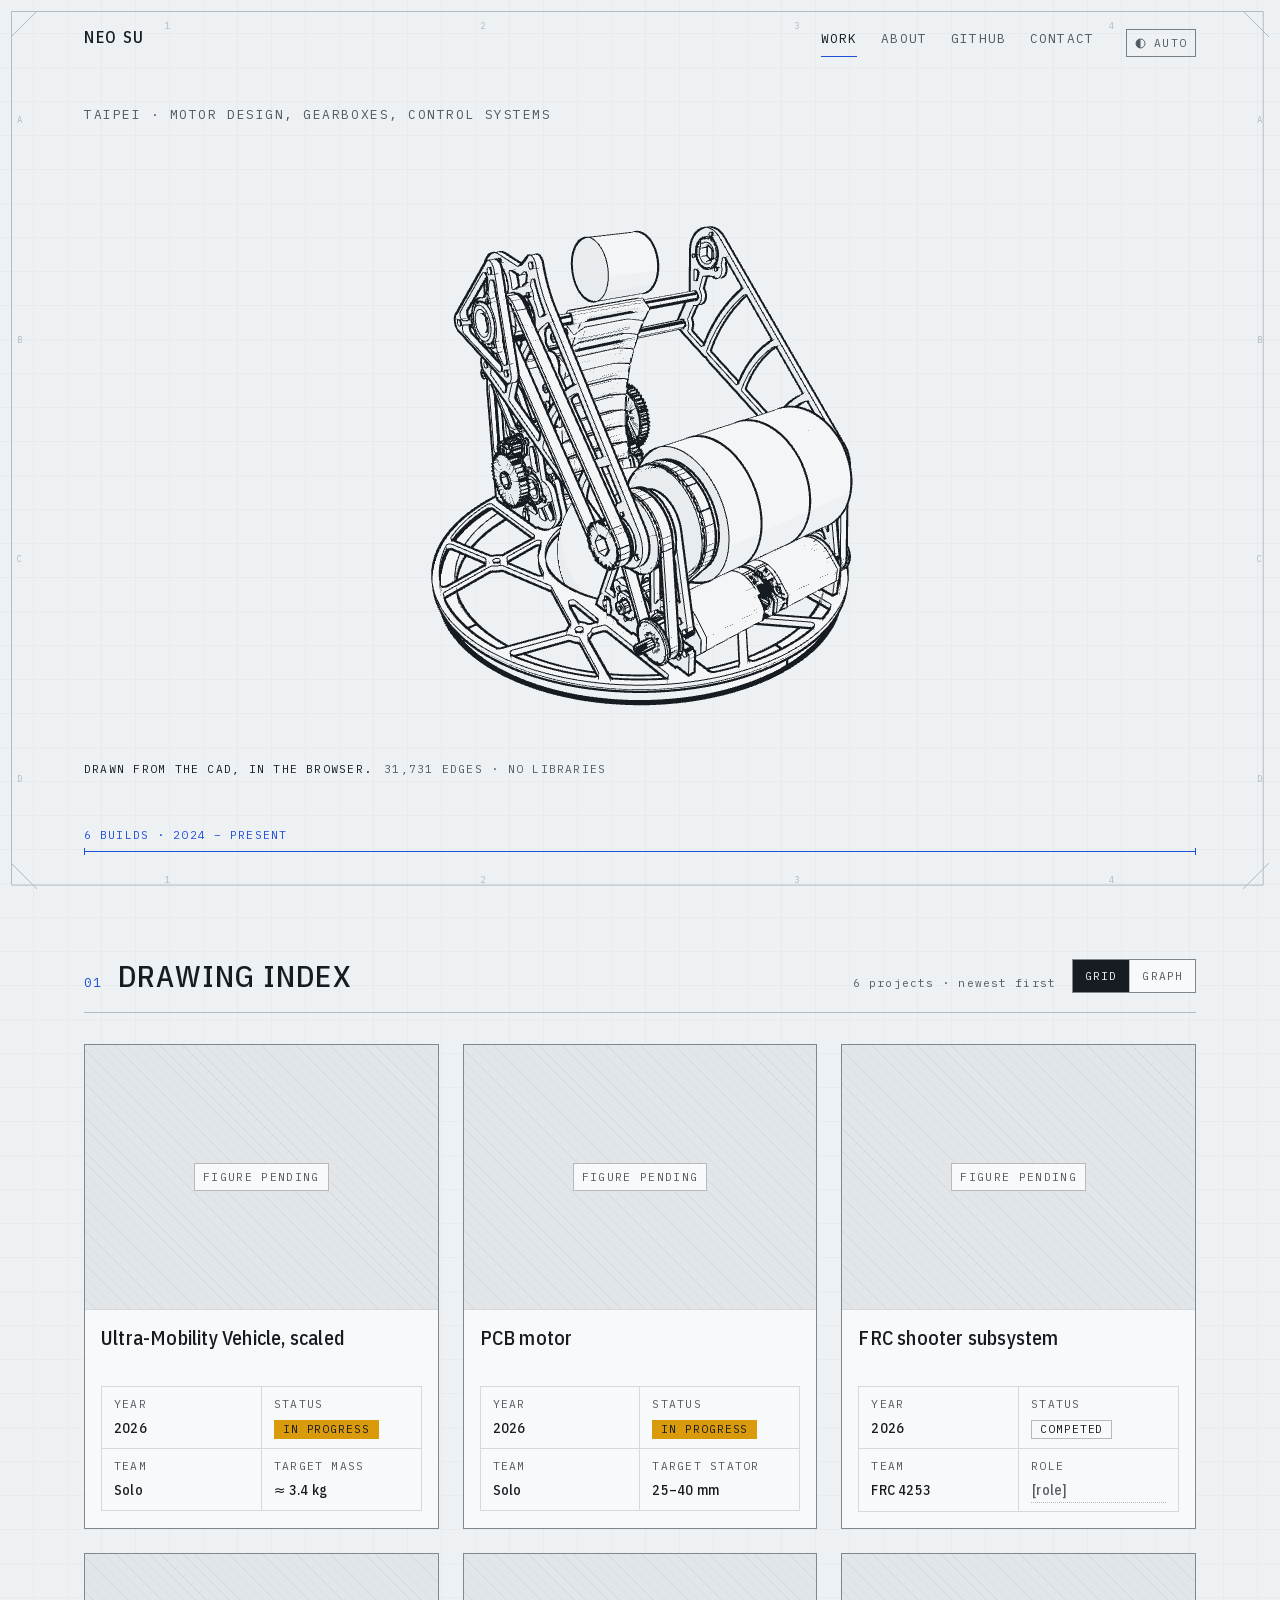
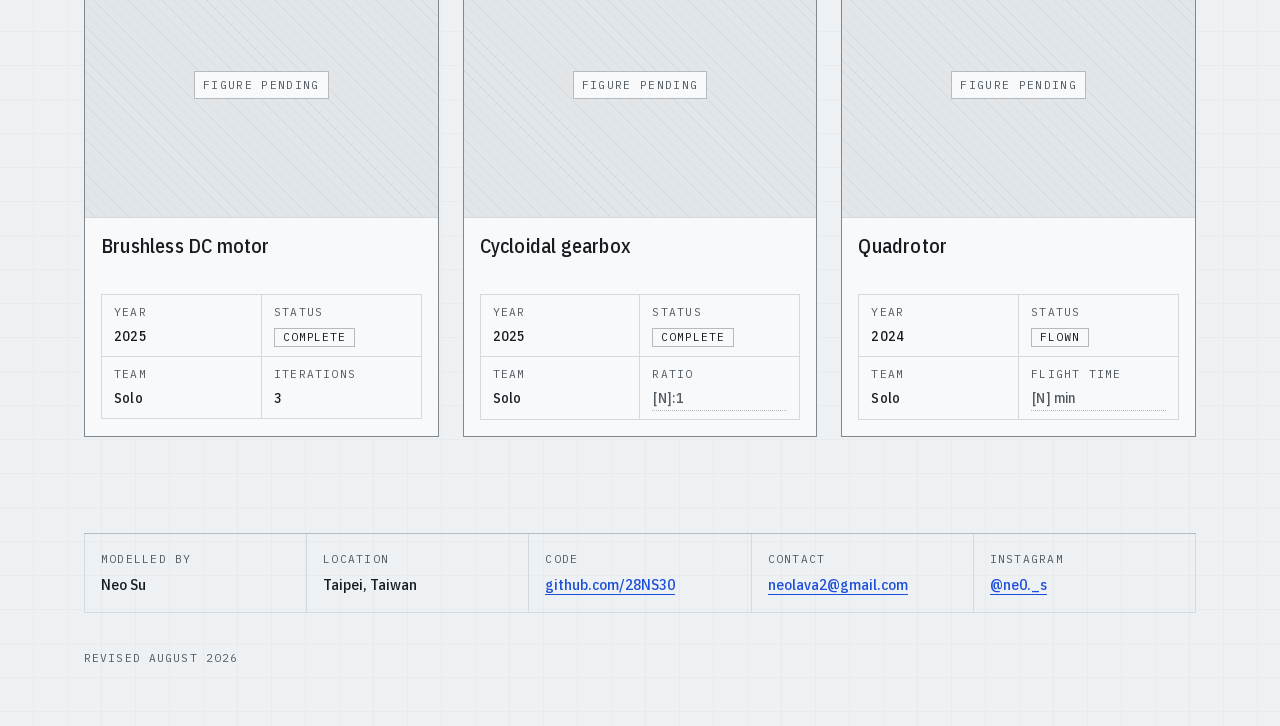
<file: index.html>
<!DOCTYPE html>
<html lang="en">
<head>
<meta charset="utf-8">
<meta name="viewport" content="width=device-width, initial-scale=1">
<title>Neo Su — Mechatronics &amp; Control</title>
<meta name="description" content="Motor design, gearboxes, and control systems. Project index and build logs.">
<!-- Update the two absolute URLs below if you move off GitHub Pages to a custom domain. -->
<link rel="canonical" href="https://28ns30.github.io/">
<meta property="og:title" content="Neo Su — Mechatronics &amp; Control">
<meta property="og:description" content="Motor design, gearboxes, and control systems.">
<meta property="og:type" content="website">
<meta property="og:url" content="https://28ns30.github.io/">
<meta property="og:image" content="https://28ns30.github.io/assets/og.png">
<meta name="twitter:card" content="summary_large_image">
<link rel="icon" href="favicon.svg" type="image/svg+xml">
<meta name="theme-color" content="#EEF1F3" media="(prefers-color-scheme: light)">
<meta name="theme-color" content="#141816" media="(prefers-color-scheme: dark)">
<link rel="stylesheet" href="style.css">
<script>/* Applied before first paint, or the wrong palette flashes. Kept tiny and
   inline for that reason; the control itself is deferred in theme.js. */
document.documentElement.classList.add('js');
try{var t=localStorage.getItem('theme');
if(t==='light'||t==='dark')document.documentElement.setAttribute('data-theme',t);}catch(e){}</script>
<script src="theme.js" defer></script>
<script src="mesh.js" defer onerror="document.dispatchEvent(new Event('mesh:failed'))"></script>
<script src="tree.js" defer></script>
<script>
/* The edge count is read off the mesh the page actually loaded. Typing it in
   the markup would make it a claim that goes stale the next time the assembly
   is re-exported. */
document.addEventListener('mesh:ready', function (e) {
  var el = document.querySelector('[data-hero-stat]');
  if (el) el.textContent = e.detail.edges.toLocaleString('en') + ' edges \u00b7 no libraries';
});
/* If the geometry never arrives -- no WebGL2, the file did not come, or
   mesh.js itself did not (its onerror sends the same event) -- the stator
   stands in (html.no-mesh; see .hero__standin), and the caption must stop
   claiming to be a CAD drawing rendered in the browser: it would be describing
   something that is not on the screen. Until then nothing stands in. */
document.addEventListener('mesh:failed', function () {
  document.documentElement.classList.add('no-mesh');
  function say() {
    var cap = document.querySelector('.hero__caption');
    if (!cap) return;
    cap.querySelector('.hero__caption-lead').textContent = 'Stator, 12N14P.';
    var sub = cap.querySelector('[data-hero-stat]');
    if (sub) sub.textContent = 'schematic';
  }
  if (document.readyState === 'loading') document.addEventListener('DOMContentLoaded', say); else say();
});
</script>
<script type="application/ld+json">
{
  "@context": "https://schema.org",
  "@type": "Person",
  "name": "Neo Su",
  "url": "https://28ns30.github.io/",
  "email": "mailto:neolava2@gmail.com",
  "description": "Motor design, gearboxes, and control systems.",
  "affiliation": {
    "@type": "EducationalOrganization",
    "name": "Taipei American School"
  },
  "address": {
    "@type": "PostalAddress",
    "addressLocality": "Taipei",
    "addressCountry": "TW"
  },
  "knowsAbout": ["Mechatronics", "Brushless motor design", "Control systems", "Robotics", "FIRST Robotics Competition"],
  "sameAs": [
    "https://github.com/28NS30",
    "https://www.instagram.com/ne0._s/"
  ]
}
</script>
</head>
<body>

<a class="skip" href="#index">Skip to the drawing index</a>

<svg class="sheet-frame" aria-hidden="true" focusable="false">
  <rect x="0.5" y="0.5" width="99.5%" height="99.5%" pathLength="400"></rect>
  <svg x="0"    y="0"   ><line x1="0"   y1="26"  x2="26" y2="0"  ></line></svg>
  <svg x="100%" y="0"   ><line x1="-26" y1="0"   x2="0"  y2="26" ></line></svg>
  <svg x="100%" y="100%"><line x1="-26" y1="0"   x2="0"  y2="-26"></line></svg>
  <svg x="0"    y="100%"><line x1="0"   y1="-26" x2="26" y2="0"  ></line></svg>

  <g class="sheet-frame__zones">
    <text x="12.5%" y="16">1</text><text x="37.5%" y="16">2</text>
    <text x="62.5%" y="16">3</text><text x="87.5%" y="16">4</text>
    <svg y="100%">
      <text x="12.5%" y="-8">1</text><text x="37.5%" y="-8">2</text>
      <text x="62.5%" y="-8">3</text><text x="87.5%" y="-8">4</text>
    </svg>
    <text x="9" y="12.5%">A</text><text x="9" y="37.5%">B</text>
    <text x="9" y="62.5%">C</text><text x="9" y="87.5%">D</text>
    <svg x="100%">
      <text x="-9" y="12.5%">A</text><text x="-9" y="37.5%">B</text>
      <text x="-9" y="62.5%">C</text><text x="-9" y="87.5%">D</text>
    </svg>
  </g>
</svg>

<div class="plot-progress" aria-hidden="true"></div>

<div class="wrap">

  <header class="masthead">
    <a class="masthead__id" href="index.html">Neo Su</a>
    <nav class="masthead__nav" aria-label="Primary">
      <a href="index.html" aria-current="page">Work</a>
      <a href="about.html">About</a>
      <a href="https://github.com/28NS30">GitHub</a>
      <a href="mailto:neolava2@gmail.com">Contact</a>
    </nav>
  </header>

  <main>

    <section class="hero hero--plot">
      <p class="eyebrow">Taipei &middot; Motor design, gearboxes, control systems</p>

      <!-- The drawing is the hero. It carries no project framing on purpose:
           the index below is where the work is listed, and singling one build
           out up here made the whole site read as being about that build. -->
      <!-- No pan on the canvas below. The camera fits the bounding SPHERE, which
           is what keeps the framing safe at every angle the cursor can turn it
           to; any offset eats that margin on one side and the drawing clips as
           it turns. The geometry settles about 3% below centre as a result,
           which is the cheaper of the two. -->
      <div class="hero__plot">
        <canvas class="plot" hidden width="1600" height="900"
                role="img"
                aria-label="An assembly Neo designed, drawn as line art. It is plotted on stroke by stroke and turns with the pointer."
                data-mesh="assets/models/shooter.mesh"
                data-mesh-style="line"
                data-mesh-motion="plot"
                data-mesh-view="0.8,1,0.55"
                data-mesh-zoom="1.0"
                data-mesh-pan-x="0" data-mesh-pan-y="0"
                data-mesh-replaces="#hero-stand-in"></canvas>

        <!-- shown only with no script, or if WebGL2 is missing or the geometry
             cannot load (html.no-mesh); never as a placeholder while it loads -->
        <div id="hero-stand-in" class="hero__standin">
          <svg class="stator" viewBox="0 0 400 400" role="img"
             aria-label="Cross-section of a twelve-slot, fourteen-pole outrunner stator and rotor">
          <g class="stator__rotor">
            <circle cx="200" cy="200" r="191.0"/>
            <circle cx="200" cy="200" r="174.0"/>
          </g>
          <g class="stator__mag">
                <path data-pole="n" d="M169.29,30.76 A172.0,172.0 0 0 1 230.71,30.76 L228.21,44.54 A158.0,158.0 0 0 0 171.79,44.54 Z"/>
            <path data-pole="s" d="M245.76,34.20 A172.0,172.0 0 0 1 301.10,60.85 L292.87,72.18 A158.0,158.0 0 0 0 242.03,47.69 Z"/>
            <path data-pole="n" d="M313.17,70.47 A172.0,172.0 0 0 1 351.46,118.49 L339.13,125.13 A158.0,158.0 0 0 0 303.95,81.01 Z"/>
            <path data-pole="s" d="M358.16,132.40 A172.0,172.0 0 0 1 371.83,192.28 L357.84,192.91 A158.0,158.0 0 0 0 345.29,137.90 Z"/>
            <path data-pole="n" d="M371.83,207.72 A172.0,172.0 0 0 1 358.16,267.60 L345.29,262.10 A158.0,158.0 0 0 0 357.84,207.09 Z"/>
            <path data-pole="s" d="M351.46,281.51 A172.0,172.0 0 0 1 313.17,329.53 L303.95,318.99 A158.0,158.0 0 0 0 339.13,274.87 Z"/>
            <path data-pole="n" d="M301.10,339.15 A172.0,172.0 0 0 1 245.76,365.80 L242.03,352.31 A158.0,158.0 0 0 0 292.87,327.82 Z"/>
            <path data-pole="s" d="M230.71,369.24 A172.0,172.0 0 0 1 169.29,369.24 L171.79,355.46 A158.0,158.0 0 0 0 228.21,355.46 Z"/>
            <path data-pole="n" d="M154.24,365.80 A172.0,172.0 0 0 1 98.90,339.15 L107.13,327.82 A158.0,158.0 0 0 0 157.97,352.31 Z"/>
            <path data-pole="s" d="M86.83,329.53 A172.0,172.0 0 0 1 48.54,281.51 L60.87,274.87 A158.0,158.0 0 0 0 96.05,318.99 Z"/>
            <path data-pole="n" d="M41.84,267.60 A172.0,172.0 0 0 1 28.17,207.72 L42.16,207.09 A158.0,158.0 0 0 0 54.71,262.10 Z"/>
            <path data-pole="s" d="M28.17,192.28 A172.0,172.0 0 0 1 41.84,132.40 L54.71,137.90 A158.0,158.0 0 0 0 42.16,192.91 Z"/>
            <path data-pole="n" d="M48.54,118.49 A172.0,172.0 0 0 1 86.83,70.47 L96.05,81.01 A158.0,158.0 0 0 0 60.87,125.13 Z"/>
            <path data-pole="s" d="M98.90,60.85 A172.0,172.0 0 0 1 154.24,34.20 L157.97,47.69 A158.0,158.0 0 0 0 107.13,72.18 Z"/>
          
            <g class="stator__poles"><text class="pole-lbl" data-pole="n" x="200.00" y="35.00">N</text><text class="pole-lbl" data-pole="s" x="271.59" y="51.34">S</text><text class="pole-lbl" data-pole="n" x="329.00" y="97.12">N</text><text class="pole-lbl" data-pole="s" x="360.86" y="163.28">S</text><text class="pole-lbl" data-pole="n" x="360.86" y="236.72">N</text><text class="pole-lbl" data-pole="s" x="329.00" y="302.88">S</text><text class="pole-lbl" data-pole="n" x="271.59" y="348.66">N</text><text class="pole-lbl" data-pole="s" x="200.00" y="365.00">S</text><text class="pole-lbl" data-pole="n" x="128.41" y="348.66">N</text><text class="pole-lbl" data-pole="s" x="71.00" y="302.88">S</text><text class="pole-lbl" data-pole="n" x="39.14" y="236.72">N</text><text class="pole-lbl" data-pole="s" x="39.14" y="163.28">S</text><text class="pole-lbl" data-pole="n" x="71.00" y="97.12">N</text><text class="pole-lbl" data-pole="s" x="128.41" y="51.34">S</text></g>
          </g>
          <g class="stator__iron">
            <circle cx="200" cy="200" r="62.0"/>
            <circle cx="200" cy="200" r="27.0"/>
                <path class="ph ph--a" data-ph="a" data-dir="1" d="M191.58,138.57 L191.52,62.26 L181.15,49.17 L218.85,49.17 L208.48,62.26 L208.42,138.57 Z"/>
            <path class="ph ph--a" data-ph="a" data-dir="-1" d="M223.42,142.59 L261.52,76.47 L259.09,59.95 L291.74,78.81 L276.22,84.96 L238.01,151.01 Z"/>
            <path class="ph ph--b" data-ph="b" data-dir="1" d="M248.99,161.99 L315.04,123.78 L321.19,108.26 L340.05,140.91 L323.53,138.48 L257.41,176.58 Z"/>
            <path class="ph ph--b" data-ph="b" data-dir="-1" d="M261.43,191.58 L337.74,191.52 L350.83,181.15 L350.83,218.85 L337.74,208.48 L261.43,208.42 Z"/>
            <path class="ph ph--c" data-ph="c" data-dir="1" d="M257.41,223.42 L323.53,261.52 L340.05,259.09 L321.19,291.74 L315.04,276.22 L248.99,238.01 Z"/>
            <path class="ph ph--c" data-ph="c" data-dir="-1" d="M238.01,248.99 L276.22,315.04 L291.74,321.19 L259.09,340.05 L261.52,323.53 L223.42,257.41 Z"/>
            <path class="ph ph--a" data-ph="a" data-dir="1" d="M208.42,261.43 L208.48,337.74 L218.85,350.83 L181.15,350.83 L191.52,337.74 L191.58,261.43 Z"/>
            <path class="ph ph--a" data-ph="a" data-dir="-1" d="M176.58,257.41 L138.48,323.53 L140.91,340.05 L108.26,321.19 L123.78,315.04 L161.99,248.99 Z"/>
            <path class="ph ph--b" data-ph="b" data-dir="1" d="M151.01,238.01 L84.96,276.22 L78.81,291.74 L59.95,259.09 L76.47,261.52 L142.59,223.42 Z"/>
            <path class="ph ph--b" data-ph="b" data-dir="-1" d="M138.57,208.42 L62.26,208.48 L49.17,218.85 L49.17,181.15 L62.26,191.52 L138.57,191.58 Z"/>
            <path class="ph ph--c" data-ph="c" data-dir="1" d="M142.59,176.58 L76.47,138.48 L59.95,140.91 L78.81,108.26 L84.96,123.78 L151.01,161.99 Z"/>
            <path class="ph ph--c" data-ph="c" data-dir="-1" d="M161.99,151.01 L123.78,84.96 L108.26,78.81 L140.91,59.95 L138.48,76.47 L176.58,142.59 Z"/>
          </g>
          <g class="stator__dim">
            <line x1="200" y1="200" x2="200" y2="9"/>
            <line x1="193" y1="16" x2="207" y2="16"/>
            <text x="212" y="20">&#8960; 12N14P</text>
          </g>
        </svg>
        </div>
      </div>

      <p class="hero__caption">
        <!-- with no script the stator is the figure, and the caption says so -->
        <span class="hero__caption-lead"><span class="cap-js">Drawn from the CAD, in the browser.</span><span class="cap-nojs">Stator, 12N14P.</span></span>
        <span class="hero__caption-sub" data-hero-stat><span class="cap-js">no libraries</span><span class="cap-nojs">schematic</span></span>
      </p>

      <div class="dim">
        <span class="dim__label">6 builds &middot; 2024 &ndash; present</span>
        <span class="dim__bar" aria-hidden="true"></span>
      </div>
    </section>

    <section class="sec work" id="index">
      <div class="sec__head">
        <span class="sec__mark">01</span>
        <h2 class="sec__title">Drawing index</h2>
        <span class="sec__count">6 projects &middot; newest first</span>
        <!-- Grid or graph. With no script it stays hidden and both show, one
             after the other; tree.js shows it and the view it chose. -->
        <div class="view" role="group" aria-label="Show the projects as" hidden>
          <button type="button" class="view__btn" data-view="grid" aria-pressed="true">Grid</button>
          <button type="button" class="view__btn" data-view="graph" aria-pressed="false">Graph</button>
        </div>
      </div>

      <div class="index" id="grid">

        <article class="dwg rise">
          <div class="dwg__fig fig--pending"><span>Figure pending</span></div>
          <div class="tb">
            <div class="tb__head">
              <h3 class="tb__name"><a href="p-umv.html">Ultra-Mobility Vehicle, scaled</a></h3>
            </div>
            <dl class="tb__grid">
              <div class="tb__cell"><dt>Year</dt><dd>2026</dd></div>
              <div class="tb__cell"><dt>Status</dt><dd><span class="chip chip--live">In progress</span></dd></div>
              <div class="tb__cell"><dt>Team</dt><dd>Solo</dd></div>
              <div class="tb__cell"><dt>Target mass</dt><dd>&asymp; 3.4 kg</dd></div>
            </dl>
          </div>
        </article>

        <article class="dwg rise">
          <div class="dwg__fig fig--pending"><span>Figure pending</span></div>
          <div class="tb">
            <div class="tb__head">
              <h3 class="tb__name"><a href="p-pcb-motor.html">PCB motor</a></h3>
            </div>
            <dl class="tb__grid">
              <div class="tb__cell"><dt>Year</dt><dd>2026</dd></div>
              <div class="tb__cell"><dt>Status</dt><dd><span class="chip chip--live">In progress</span></dd></div>
              <div class="tb__cell"><dt>Team</dt><dd>Solo</dd></div>
              <div class="tb__cell"><dt>Target stator</dt><dd>25&ndash;40 mm</dd></div>
            </dl>
          </div>
        </article>

        <!-- generated:grid by gen_tree.py from Farm; do not edit -->
        <!-- /generated:grid -->

        <article class="dwg rise">
          <div class="dwg__fig fig--pending"><span>Figure pending</span></div>
          <div class="tb">
            <div class="tb__head">
              <h3 class="tb__name"><a href="p-shooter.html">FRC shooter subsystem</a></h3>
            </div>
            <dl class="tb__grid">
              <div class="tb__cell"><dt>Year</dt><dd>2026</dd></div>
              <div class="tb__cell"><dt>Status</dt><dd><span class="chip">Competed</span></dd></div>
              <div class="tb__cell"><dt>Team</dt><dd>FRC 4253</dd></div>
              <div class="tb__cell"><dt>Role</dt><dd class="fill">[role]</dd></div>
            </dl>
          </div>
        </article>


        <article class="dwg rise">
          <div class="dwg__fig fig--pending"><span>Figure pending</span></div>
          <div class="tb">
            <div class="tb__head">
              <h3 class="tb__name"><a href="p-bldc.html">Brushless DC motor</a></h3>
            </div>
            <dl class="tb__grid">
              <div class="tb__cell"><dt>Year</dt><dd>2025</dd></div>
              <div class="tb__cell"><dt>Status</dt><dd><span class="chip">Complete</span></dd></div>
              <div class="tb__cell"><dt>Team</dt><dd>Solo</dd></div>
              <div class="tb__cell"><dt>Iterations</dt><dd>3</dd></div>
            </dl>
          </div>
        </article>

        <article class="dwg rise">
          <div class="dwg__fig fig--pending"><span>Figure pending</span></div>
          <div class="tb">
            <div class="tb__head">
              <h3 class="tb__name"><a href="p-cycloidal.html">Cycloidal gearbox</a></h3>
            </div>
            <dl class="tb__grid">
              <div class="tb__cell"><dt>Year</dt><dd>2025</dd></div>
              <div class="tb__cell"><dt>Status</dt><dd><span class="chip">Complete</span></dd></div>
              <div class="tb__cell"><dt>Team</dt><dd>Solo</dd></div>
              <div class="tb__cell"><dt>Ratio</dt><dd class="fill">[N]:1</dd></div>
            </dl>
          </div>
        </article>

        <article class="dwg rise">
          <div class="dwg__fig fig--pending"><span>Figure pending</span></div>
          <div class="tb">
            <div class="tb__head">
              <h3 class="tb__name"><a href="p-drone.html">Quadrotor</a></h3>
            </div>
            <dl class="tb__grid">
              <div class="tb__cell"><dt>Year</dt><dd>2024</dd></div>
              <div class="tb__cell"><dt>Status</dt><dd><span class="chip">Flown</span></dd></div>
              <div class="tb__cell"><dt>Team</dt><dd>Solo</dd></div>
              <div class="tb__cell"><dt>Flight time</dt><dd class="fill">[N] min</dd></div>
            </dl>
          </div>
        </article>

      </div>

      <!-- generated:graph by gen_tree.py from Farm; do not edit -->
      <div class="work__graph" id="graph">
        <h3 class="work__title">How the projects connect</h3>
        <div class="tt__key" role="group" aria-label="Legend"><ul class="tt__board"><li><svg class="tt__swatch" viewBox="-12 -12 24 24" aria-hidden="true"><g class="tt__key-node is-done"><circle class="tt__disc" r="10"/></g></svg><span>Done</span><span class="tt__count">4</span></li><li><svg class="tt__swatch" viewBox="-12 -12 24 24" aria-hidden="true"><g class="tt__key-node is-active"><circle class="tt__disc" r="10"/></g></svg><span>In progress</span><span class="tt__count">2</span></li><li><svg class="tt__swatch" viewBox="-12 -12 24 24" aria-hidden="true"><g class="tt__key-node is-planned"><circle class="tt__disc" r="10"/></g></svg><span>Planned</span><span class="tt__count">2</span></li></ul></div>
        <section class="tt tt--compact" aria-label="Graph">
          <a class="skip" href="#parts">Skip the graph: the project cards</a>
          <div class="tt__sheet" style="--fig-w: 644px; --hub-x: 45.0%; --hub-y: 50.0%">
            <figure class="tt__fig" id="figure">
              <svg class="tt__svg" viewBox="-290 -340 644 680" width="644" height="680" data-layout="6e94b4404b31" role="group" aria-label="Graph: 8 projects around a hub, each joined to what it needs">
<g class="tt__rings" aria-hidden="true"><path class="tt__ring" d="M47.0 -280.1A284.0 284.0 0 0 1 47.0 280.1"/><path class="tt__dim" d="M-162.3 176.8A240.0 240.0 0 0 1 -162.3 -176.8 M-158.2 172.4L-166.3 181.3 M-158.2 -172.4L-166.3 -181.3"/><text class="tt__dimtext" text-anchor="middle" transform="translate(-258.0 0.0) rotate(-90.0)" y="4">STANDALONE · 2</text></g>
<g class="tt__lines" aria-hidden="true"><path class="tt__edge tt__spoke is-done" data-to="bldc-motor" d="M0.0 0.0L49.4 -152.2"/><path class="tt__edge tt__spoke is-active" data-to="pcb-motor" d="M0.0 0.0L160.0 0.0"/><path class="tt__edge tt__spoke is-done" data-to="quadrotor" d="M0.0 0.0L-129.4 94.0"/><path class="tt__edge tt__spoke is-done" data-to="shooter-2026" d="M0.0 0.0L-129.4 -94.0"/><path class="tt__edge tt__spoke is-active" data-to="umv" d="M0.0 0.0L49.4 152.2"/><path class="tt__edge is-done" data-from="bldc-motor" data-to="cycloidal-gearbox" d="M49.4 -152.2L87.8 -270.1"/><path class="tt__edge is-planned" data-from="pcb-motor" data-to="pcb-drone" d="M160.0 0.0L284.0 0.0"/><path class="tt__edge is-planned" data-from="umv" data-to="wheel-leg" d="M49.4 152.2L87.8 270.1"/></g>
<g class="tt__softs" aria-hidden="true"></g>
<g class="tt__hub" aria-hidden="true"><circle r="48"/><text class="tt__hubname" y="6">NEO SU</text></g>
<g class="tt__conn" role="list" aria-label="Projects that connect, 6 projects"><g role="listitem"><a class="tt__node is-done" id="fig-bldc-motor" href="#bldc-motor" data-id="bldc-motor" data-a="-72.0" data-parent="__hub__" data-short="Brushless DC motor" aria-label="Brushless DC motor, complete" transform="translate(49.4 -152.2)"><desc>Needed by Cycloidal gearbox</desc><title>Brushless DC motor</title><circle class="tt__halo" r="46"/><circle class="tt__disc" r="40"/><g aria-hidden="true"><text class="tt__name"><tspan x="0" y="-2.8">Brushless</tspan><tspan x="0" y="9.8">DC motor</tspan></text></g></a></g><g role="listitem"><a class="tt__node is-active" id="fig-pcb-motor" href="#pcb-motor" data-id="pcb-motor" data-a="0.0" data-parent="__hub__" data-short="PCB motor" aria-label="PCB motor, in progress" transform="translate(160.0 0.0)"><desc>Needed by PCB Drone</desc><title>PCB motor</title><circle class="tt__halo" r="46"/><circle class="tt__disc" r="40"/><g aria-hidden="true"><text class="tt__name"><tspan x="0" y="3.5">PCB motor</tspan></text></g></a></g><g role="listitem"><a class="tt__node is-active" id="fig-umv" href="#umv" data-id="umv" data-a="72.0" data-parent="__hub__" data-short="Ultra-Mobility Vehicle" aria-label="Ultra-Mobility Vehicle, scaled, in progress" transform="translate(49.4 152.2)"><desc>Needed by Wheel-Leg (Beni-class)</desc><title>Ultra-Mobility Vehicle, scaled</title><circle class="tt__halo" r="46"/><circle class="tt__disc" r="40"/><g aria-hidden="true"><text class="tt__name"><tspan x="0" y="-9.0">Ultra-</tspan><tspan x="0" y="3.5">Mobility</tspan><tspan x="0" y="16.1">Vehicle</tspan></text></g></a></g><g role="listitem"><a class="tt__node is-done" id="fig-cycloidal-gearbox" href="#cycloidal-gearbox" data-id="cycloidal-gearbox" data-a="-72.0" data-parent="bldc-motor" data-short="Cycloidal gearbox" aria-label="Cycloidal gearbox, complete; needs Brushless DC motor" transform="translate(87.8 -270.1)"><desc>Nothing needs it yet</desc><title>Cycloidal gearbox</title><circle class="tt__halo" r="46"/><circle class="tt__disc" r="40"/><g aria-hidden="true"><text class="tt__name"><tspan x="0" y="-2.8">Cycloidal</tspan><tspan x="0" y="9.8">gearbox</tspan></text></g></a></g><g role="listitem"><a class="tt__node is-planned" id="fig-pcb-drone" href="#pcb-drone" data-id="pcb-drone" data-a="0.0" data-parent="pcb-motor" data-short="PCB Drone" aria-label="PCB Drone, planned; needs PCB motor" transform="translate(284.0 0.0)"><desc>Nothing needs it yet</desc><title>PCB Drone</title><circle class="tt__halo" r="46"/><circle class="tt__disc" r="40"/><g aria-hidden="true"><text class="tt__name"><tspan x="0" y="3.5">PCB Drone</tspan></text></g></a></g><g role="listitem"><a class="tt__node is-planned" id="fig-wheel-leg" href="#wheel-leg" data-id="wheel-leg" data-a="72.0" data-parent="umv" data-short="Wheel-Leg" aria-label="Wheel-Leg (Beni-class), planned; needs Ultra-Mobility Vehicle, scaled and QDD Actuator Module" transform="translate(87.8 270.1)"><desc>Nothing needs it yet</desc><title>Wheel-Leg (Beni-class)</title><circle class="tt__halo" r="46"/><circle class="tt__disc" r="40"/><g aria-hidden="true"><text class="tt__name"><tspan x="0" y="3.5">Wheel-Leg</tspan></text></g></a></g></g>
<g class="tt__alone" role="list" aria-label="Standalone: needs nothing and nothing needs it, 2 projects"><g role="listitem"><a class="tt__node is-done" id="fig-quadrotor" href="#quadrotor" data-id="quadrotor" data-a="144.0" data-parent="__hub__" data-short="Quadrotor" aria-label="Quadrotor, flown" transform="translate(-129.4 94.0)"><desc>Standalone: nothing needs it</desc><title>Quadrotor</title><circle class="tt__halo" r="46"/><circle class="tt__disc" r="40"/><g aria-hidden="true"><text class="tt__name"><tspan x="0" y="3.5">Quadrotor</tspan></text></g></a></g><g role="listitem"><a class="tt__node is-done" id="fig-shooter-2026" href="#shooter-2026" data-id="shooter-2026" data-a="-144.0" data-parent="__hub__" data-short="FRC shooter subsystem" aria-label="FRC shooter subsystem, competed" transform="translate(-129.4 -94.0)"><desc>Standalone: nothing needs it</desc><title>FRC shooter subsystem</title><circle class="tt__halo" r="46"/><circle class="tt__disc" r="40"/><g aria-hidden="true"><text class="tt__name"><tspan x="0" y="-2.8">FRC shooter</tspan><tspan x="0" y="9.8">subsystem</tspan></text></g></a></g></g>
</svg>
              <figcaption class="tt__cap">The work that is done or under way, and the planned projects that build on it. A line joins each project to one it needs, one ring further in. <span class="tt__cap-js">Choose a circle to read about the project.</span><span class="tt__cap-kbd"> From the keyboard: Tab to the graph, arrow keys between circles, Enter to choose.</span><span class="tt__cap-nojs">Each project has a card below.</span></figcaption>
            </figure>
            <p class="tt__status" role="status"></p>
            <aside class="tt__panel" aria-label="Selected project">
              <p class="tt__hint">Choose a project in the graph to read about it here.</p>
            </aside>
          </div>
        </section>
        <div class="tree" id="parts">
        <div class="parts__group" data-state="done">
          <h4 class="parts__head"><span class="node__swatch is-done" aria-hidden="true"></span>Done <span class="parts__n">4</span></h4>
          <ol class="parts__list">
            <li><article class="node" id="bldc-motor" data-status="done" data-state="done">
          <div class="tb">
            <div class="tb__head">
              <h5 class="tb__name"><span class="node__swatch is-done" aria-hidden="true"></span><a href="p-bldc.html">Brushless DC motor</a></h5>
            </div>
            <dl class="tb__grid"><div class="tb__cell"><dt>Year</dt><dd>2025</dd></div><div class="tb__cell"><dt>Status</dt><dd><span class="chip">Complete</span></dd></div><div class="tb__cell"><dt>Team</dt><dd>Solo</dd></div><div class="tb__cell"><dt>Iterations</dt><dd>3</dd></div></dl>
            <p class="node__nav"><a class="node__up" href="#fig-bldc-motor">In the graph ↑</a></p>
          </div>
          <details class="node__more">
            <summary>Details</summary>
            <div class="node__body prose">
          <h6 class="node__h">Summary</h6>
          <p>A hand-wound outrunner, designed for a torque density not available off the shelf at this diameter. A gearbox then being designed needed more continuous torque inside its envelope than hobby outrunners of that size give: they are wound for RPM, not torque. The choice was a larger motor with a heavier reduction, or a lower-Kv winding that keeps the package. This motor was built to measure that trade-off directly.</p>
          <h6 class="node__h">Goals</h6>
          <ul><li>More torque at this diameter than an off-the-shelf hobby outrunner, from a lower-Kv winding in the same package.</li><li>Built to measure the trade-off directly: more turns lower Kv and raise torque per amp, but cost slot area, phase resistance and copper loss.</li></ul>
          <dl class="node__rel"><dt>Needed by</dt><dd><a href="#cycloidal-gearbox">Cycloidal gearbox</a></dd></dl>
          <p class="node__page"><a href="p-bldc.html">Project page →</a></p>
            </div>
          </details>
        </article></li>
            <li><article class="node" id="quadrotor" data-status="done" data-state="done">
          <div class="tb">
            <div class="tb__head">
              <h5 class="tb__name"><span class="node__swatch is-done" aria-hidden="true"></span><a href="p-drone.html">Quadrotor</a></h5>
            </div>
            <dl class="tb__grid"><div class="tb__cell"><dt>Year</dt><dd>2024</dd></div><div class="tb__cell"><dt>Status</dt><dd><span class="chip">Flown</span></dd></div><div class="tb__cell"><dt>Team</dt><dd>Solo</dd></div><div class="tb__cell"><dt>Flight time</dt><dd class="fill">[N] min</dd></div></dl>
            <p class="node__nav"><a class="node__up" href="#fig-quadrotor">In the graph ↑</a></p>
          </div>
          <details class="node__more">
            <summary>Details</summary>
            <div class="node__body prose">
          <h6 class="node__h">Summary</h6>
          <p>A quadrotor, built and flown in 2024: the frame, the stack and the attitude loop.</p>
          <h6 class="node__h">Goals</h6>
          <ul><li>Built and flown.</li></ul>
          <p class="node__page"><a href="p-drone.html">Project page →</a></p>
            </div>
          </details>
        </article></li>
            <li><article class="node" id="shooter-2026" data-status="done" data-state="done">
          <div class="tb">
            <div class="tb__head">
              <h5 class="tb__name"><span class="node__swatch is-done" aria-hidden="true"></span><a href="p-shooter.html">FRC shooter subsystem</a></h5>
            </div>
            <dl class="tb__grid"><div class="tb__cell"><dt>Year</dt><dd>2026</dd></div><div class="tb__cell"><dt>Status</dt><dd><span class="chip">Competed</span></dd></div><div class="tb__cell"><dt>Team</dt><dd>FRC 4253</dd></div><div class="tb__cell"><dt>Role</dt><dd class="fill">[role]</dd></div></dl>
            <p class="node__nav"><a class="node__up" href="#fig-shooter-2026">In the graph ↑</a></p>
          </div>
          <details class="node__more">
            <summary>Details</summary>
            <div class="node__body prose">
          <h6 class="node__h">Summary</h6>
          <p>The shooter subsystem for FRC team 4253&#x27;s 2026 season robot, which competed that season. The subsystem is written up on the site. It is still to be finished, and what that takes is being written up.</p>
          <h6 class="node__h">Goals</h6>
          <ul><li>Finished and demonstrated.</li></ul>
          <p class="node__page"><a href="p-shooter.html">Project page →</a></p>
            </div>
          </details>
        </article></li>
            <li><article class="node" id="cycloidal-gearbox" data-status="done" data-state="done" data-needs="bldc-motor">
          <div class="tb">
            <div class="tb__head">
              <h5 class="tb__name"><span class="node__swatch is-done" aria-hidden="true"></span><a href="p-cycloidal.html">Cycloidal gearbox</a></h5>
            </div>
            <dl class="tb__grid"><div class="tb__cell"><dt>Year</dt><dd>2025</dd></div><div class="tb__cell"><dt>Status</dt><dd><span class="chip">Complete</span></dd></div><div class="tb__cell"><dt>Team</dt><dd>Solo</dd></div><div class="tb__cell"><dt>Ratio</dt><dd class="fill">[N]:1</dd></div></dl>
            <p class="node__nav"><a class="node__up" href="#fig-cycloidal-gearbox">In the graph ↑</a></p>
          </div>
          <details class="node__more">
            <summary>Details</summary>
            <div class="node__body prose">
          <h6 class="node__h">Summary</h6>
          <p>A cycloidal reducer, designed and cut to pair with the brushless DC motor: a high reduction ratio in a single stage.</p>
          <h6 class="node__h">Goals</h6>
          <ul><li>One reduction stage that pairs with the brushless DC motor.</li></ul>
          <dl class="node__rel"><dt>Needs</dt><dd><a href="#bldc-motor">Brushless DC motor</a></dd></dl>
          <p class="node__page"><a href="p-cycloidal.html">Project page →</a></p>
            </div>
          </details>
        </article></li>
          </ol>
        </div>
        <div class="parts__group" data-state="active">
          <h4 class="parts__head"><span class="node__swatch is-active" aria-hidden="true"></span>In progress <span class="parts__n">2</span></h4>
          <ol class="parts__list">
            <li><article class="node" id="pcb-motor" data-status="active" data-state="active">
          <div class="tb">
            <div class="tb__head">
              <h5 class="tb__name"><span class="node__swatch is-active" aria-hidden="true"></span><a href="p-pcb-motor.html">PCB motor</a></h5>
            </div>
            <dl class="tb__grid"><div class="tb__cell"><dt>Year</dt><dd>2026</dd></div><div class="tb__cell"><dt>Status</dt><dd><span class="chip chip--live">In progress</span></dd></div><div class="tb__cell"><dt>Team</dt><dd>Solo</dd></div><div class="tb__cell"><dt>Target stator</dt><dd>25&ndash;40 mm</dd></div></dl>
            <p class="node__nav"><a class="node__up" href="#fig-pcb-motor">In the graph ↑</a></p>
          </div>
          <details class="node__more">
            <summary>Details</summary>
            <div class="node__body prose">
          <h6 class="node__h">Summary</h6>
          <p>An axial-flux, coreless motor whose stator is the copper in a multilayer PCB, with a Halbach or back-iron magnet rotor. The physics is honest but unforgiving (thin copper, no iron, poor thermal path), and the two things that make it useful are radius (Km ∝ r², loss ∝ 1/r⁴) and running the driver at ≥ 100 kHz to tame the ripple in µH-scale windings. This is the motor on its own; the drone that uses it is the PCB Drone.</p>
          <h6 class="node__h">Goals</h6>
          <ul><li>A 25–40 mm stator on a 6–8 layer, 2 oz board that spins a rotor with measured Kt, Km and a thermal curve on the dyno.</li><li>Test both rotor styles: back-iron disc and Halbach array (Halbach is the one the drone needs).</li><li>Characterize copper loss vs. PWM frequency with the FOC board to settle the 100 kHz question with data.</li><li>A rim-drive variant (annular coil band at large radius, cut-out center) as the second board, since that is the geometry the drone wants.</li></ul>
          <dl class="node__rel"><dt>Needed by</dt><dd><a href="#pcb-drone">PCB Drone</a></dd></dl>
          <p class="node__links"><a href="https://www.youtube.com/@CarlBugeja" rel="noopener">Carl Bugeja&#x27;s PCB motors (reference)</a></p>
          <p class="node__page"><a href="p-pcb-motor.html">Project page →</a></p>
            </div>
          </details>
        </article></li>
            <li><article class="node" id="umv" data-status="active" data-state="active">
          <div class="tb">
            <div class="tb__head">
              <h5 class="tb__name"><span class="node__swatch is-active" aria-hidden="true"></span><a href="p-umv.html">Ultra-Mobility Vehicle, scaled</a></h5>
            </div>
            <dl class="tb__grid"><div class="tb__cell"><dt>Year</dt><dd>2026</dd></div><div class="tb__cell"><dt>Status</dt><dd><span class="chip chip--live">In progress</span></dd></div><div class="tb__cell"><dt>Team</dt><dd>Solo</dd></div><div class="tb__cell"><dt>Target mass</dt><dd>&asymp; 3.4 kg</dd></div></dl>
            <p class="node__nav"><a class="node__up" href="#fig-umv">In the graph ↑</a></p>
          </div>
          <details class="node__more">
            <summary>Details</summary>
            <div class="node__body prose">
          <h6 class="node__h">Summary</h6>
          <p>A ~3.4 kg two-wheeled acrobatic bicycle robot scaled from the RAI Institute&#x27;s UMV (s = 0.525, 0.21 m Neck). It drives, balances, jumps, and is designed toward front and back flips as the headline capability. Five actuated DOFs: a cable-driven bevel differential (S1/S2 → virtual µ pitch and φ out-of-plane), Head–Neck pitch (qh), steering (qs), rear drive (qw). RobStride quasi-direct-drive actuators on one CAN bus, Raspberry Pi 5 running a 50 Hz RL policy that outputs joint PD targets.</p>
          <p>This is the flagship and the root of the dynamic-robot line: it needs no other project, and it produces the RL sim-to-real pipeline (URDF export → IsaacLab training → Pi deployment) that the Wheel-Leg reuses.</p>
          <h6 class="node__h">Goals</h6>
          <ul><li>Balance and drive at ≥ 3.8 m/s (steering-only balance, 156 ms tipping constant).</li><li>Jump 0.40 m at the CoM (takeoff 2.80 m/s, ~2.7× BW ground reaction, ~250 W peak at the CoM).</li><li>Land partial-stroke at up to ~4× BW without damage (cables, anchors, bearings sized to it).</li><li>Front flip and back flip (0.58 s flight, ~23 rad/s peak pitch rate, ~2.2:1 inertia modulation by tucking).</li><li>A reusable sim-to-real pipeline: URDF, IsaacLab environment, domain randomization, policy export, on-robot runner.</li></ul>
          <dl class="node__rel"><dt>Needed by</dt><dd><a href="#wheel-leg">Wheel-Leg (Beni-class)</a></dd></dl>
          <p class="node__links"><a href="https://arxiv.org/abs/2602.22118" rel="noopener">Bokser et al., System Design of the Ultra Mobility Vehicle (arXiv 2602.22118)</a> · <a href="https://rai-inst.com/" rel="noopener">RAI Institute</a></p>
          <p class="node__page"><a href="p-umv.html">Project page →</a></p>
            </div>
          </details>
        </article></li>
          </ol>
        </div>
        <div class="parts__group" data-state="planned">
          <h4 class="parts__head"><span class="node__swatch is-planned" aria-hidden="true"></span>Planned <span class="parts__n">2</span></h4>
          <ol class="parts__list">
            <li><article class="node" id="pcb-drone" data-status="planned" data-state="planned" data-needs="pcb-motor">
          <div class="tb">
            <div class="tb__head">
              <h5 class="tb__name"><span class="node__swatch is-planned" aria-hidden="true"></span><a href="#pcb-drone">PCB Drone</a></h5>
            </div>
            <dl class="tb__grid"><div class="tb__cell"><dt>Status</dt><dd><span class="chip">Planned</span></dd></div></dl>
            <p class="node__nav"><a class="node__up" href="#fig-pcb-drone">In the graph ↑</a></p>
          </div>
          <details class="node__more">
            <summary>Details</summary>
            <div class="node__body prose">
          <h6 class="node__h">Summary</h6>
          <p>A whoop-sized quad where one PCB is the frame, the four stators, the ESCs and the flight controller — plus four printed hubs and props. Two motor geometries are candidates: a hub stator under a Halbach prop hub (simpler; marginal at 16–18 mm stator), and a rim drive with magnets on the prop tips and an annular coil band around each duct opening (much better copper loss at large radius; centrifugal retention and rotor inertia are the problems). Physics is marginal, which is exactly why the thrust-stand gate exists. If it flies, it is something that does not exist yet.</p>
          <h6 class="node__h">Goals</h6>
          <ul><li>Thrust-stand gate: ≥ 12–15 g thrust per motor, added rotor + copper mass ≤ 3 g, stator ≤ 80 °C after 3 min at hover thrust, ≥ 2 g/W at hover.</li><li>75–85 mm wheelbase, 40–45 mm props, 1S 450 mAh or 2S 300 mAh, 30–40 g all-up.</li><li>ESC: four AM32-style channels on the board (or the FOC board&#x27;s 100 kHz mode); bidirectional DShot for RPM filtering.</li><li>Flies like a whoop, not just hovers: ~4 × 15–20 g at full throttle.</li><li>TPU ducts bolt on as bumpers and magnet shields; soft-mounted IMU island.</li></ul>
          <dl class="node__rel"><dt>Needs</dt><dd><a href="#pcb-motor">PCB motor</a></dd></dl>
            </div>
          </details>
        </article></li>
            <li><article class="node" id="wheel-leg" data-status="planned" data-state="planned" data-needs="umv">
          <div class="tb">
            <div class="tb__head">
              <h5 class="tb__name"><span class="node__swatch is-planned" aria-hidden="true"></span><a href="#wheel-leg">Wheel-Leg (Beni-class)</a></h5>
            </div>
            <dl class="tb__grid"><div class="tb__cell"><dt>Status</dt><dd><span class="chip">Planned</span></dd></div></dl>
            <p class="node__nav"><a class="node__up" href="#fig-wheel-leg">In the graph ↑</a></p>
          </div>
          <details class="node__more">
            <summary>Details</summary>
            <div class="node__body prose">
          <h6 class="node__h">Summary</h6>
          <p>A small, fast, springy two-wheeled-leg balancer in the class of Beni (≈ 1.75 kg, 29 km/h, 25 cm jump, stairs, self-righting) — explicitly not Handle: no arm, no box. Four home-built QDD actuators in the legs, two direct-drive wheel motors, an IMU, and the RL pipeline from the UMV. What sets it apart from a Beni clone is the performance level: real speed on bigger wheels, lean-in cornering and holding a drift, fast stairs down without stopping, self-righting from any orientation, and a stabilized camera head for the vision layer later. The jump is a design decision, not the point.</p>
          <h6 class="node__h">Goals</h6>
          <ul><li>≈ 1.5–2.5 kg, ≥ 40 km/h on the flat, balances at rest, survives a shove from any direction at speed.</li><li>Stairs: down a full flight at speed without stopping; up a standard flight.</li><li>Self-rights from any orientation (the tail, if fitted, is the lever for this).</li><li>Jump, by design option: torque-only ≈ 30–40 cm, parallel-elastic ≈ 50–60 cm, latched ≈ 1 m.</li><li>Camera head (2-axis) for tracking a person or the drift car at speed, added later.</li></ul>
          <dl class="node__rel"><dt>Needs</dt><dd><a href="#umv">Ultra-Mobility Vehicle, scaled</a> and QDD Actuator Module</dd></dl>
          <p class="node__links"><a href="https://www.mondorobotics.com/" rel="noopener">Beni (Mondo Robotics) — the reference class</a></p>
            </div>
          </details>
        </article></li>
          </ol>
        </div>
        </div>
      </div>
      <!-- /generated:graph -->
    </section>
    <script>
    /* Before the first paint, not when tree.js runs: one view at a time, and a
       link to the graph, or to a project in it, opens on the graph without the
       grid flashing up first. If tree.js never arrives, both views stand again
       at load, since only it can show the switch. The rest is tree.js's. */
    (function () {
      var w = document.querySelector('.work'), g = document.getElementById('graph');
      if (!w || !g) return;
      w.classList.add('has-view');
      addEventListener('load', function () {
        if (w.querySelector('.view').hidden) w.classList.remove('has-view', 'is-graph');
      });
      var id = location.hash.slice(1);
      try { id = decodeURIComponent(id); } catch (e) { return; }
      var t = id && document.getElementById(id);
      if (t && (t === g || g.contains(t))) w.classList.add('is-graph');
    })();
    </script>

  </main>

  <footer class="colophon">
    <dl class="colophon__grid">
      <div class="colophon__cell"><dt>Modelled by</dt><dd>Neo Su</dd></div>
      <div class="colophon__cell"><dt>Location</dt><dd>Taipei, Taiwan</dd></div>
      <div class="colophon__cell"><dt>Code</dt><dd><a href="https://github.com/28NS30">github.com/28NS30</a></dd></div>
      <div class="colophon__cell"><dt>Contact</dt><dd><a href="mailto:neolava2@gmail.com">neolava2@gmail.com</a></dd></div>
      <div class="colophon__cell"><dt>Instagram</dt><dd><a href="https://www.instagram.com/ne0._s/">@ne0._s</a></dd></div>
    </dl>
    <p class="colophon__foot">Revised August 2026</p>
  </footer>

</div>

<script>
/* The reveals are CSS animations that run on their own. Script's only job here
   is to stop the motor's animation when nobody can see it — a pure
   optimisation, so if it never runs the page is unaffected. */
(function () {
  var plate = document.querySelector('.stator');
  if (!plate || !('IntersectionObserver' in window)) return;
  var onScreen = true;
  function sync() { plate.classList.toggle('is-paused', !onScreen || document.hidden); }
  new IntersectionObserver(function (entries) {
    onScreen = entries[0].isIntersecting;
    sync();
  }, { threshold: 0.1 }).observe(plate);
  document.addEventListener('visibilitychange', sync);
})();


</script>
<script>
/* Opening a project carries its card's figure into the project page's first
   figure: a cross-document view transition, so the browser animates the
   hand-off (style.css gives that figure the same name). Named only at click
   time, and taken off every other card first, because a name must be unique. */
(function () {
  var figs = [].slice.call(document.querySelectorAll('.index .dwg:not(.dwg--farm) .dwg__fig'));
  function none() { figs.forEach(function (f) { f.style.viewTransitionName = ''; }); }
  figs.forEach(function (fig) {
    fig.closest('.dwg').addEventListener('click', function (e) {
      // a new tab or window is not this page leaving: nothing to carry
      if (e.defaultPrevented || e.button !== 0 || e.metaKey || e.ctrlKey || e.shiftKey || e.altKey) return;
      if (!document.startViewTransition) return;
      none();
      fig.style.viewTransitionName = 'sheet';
    });
  });
  addEventListener('pageshow', none);
})();
</script>
</body>
</html>
</file>
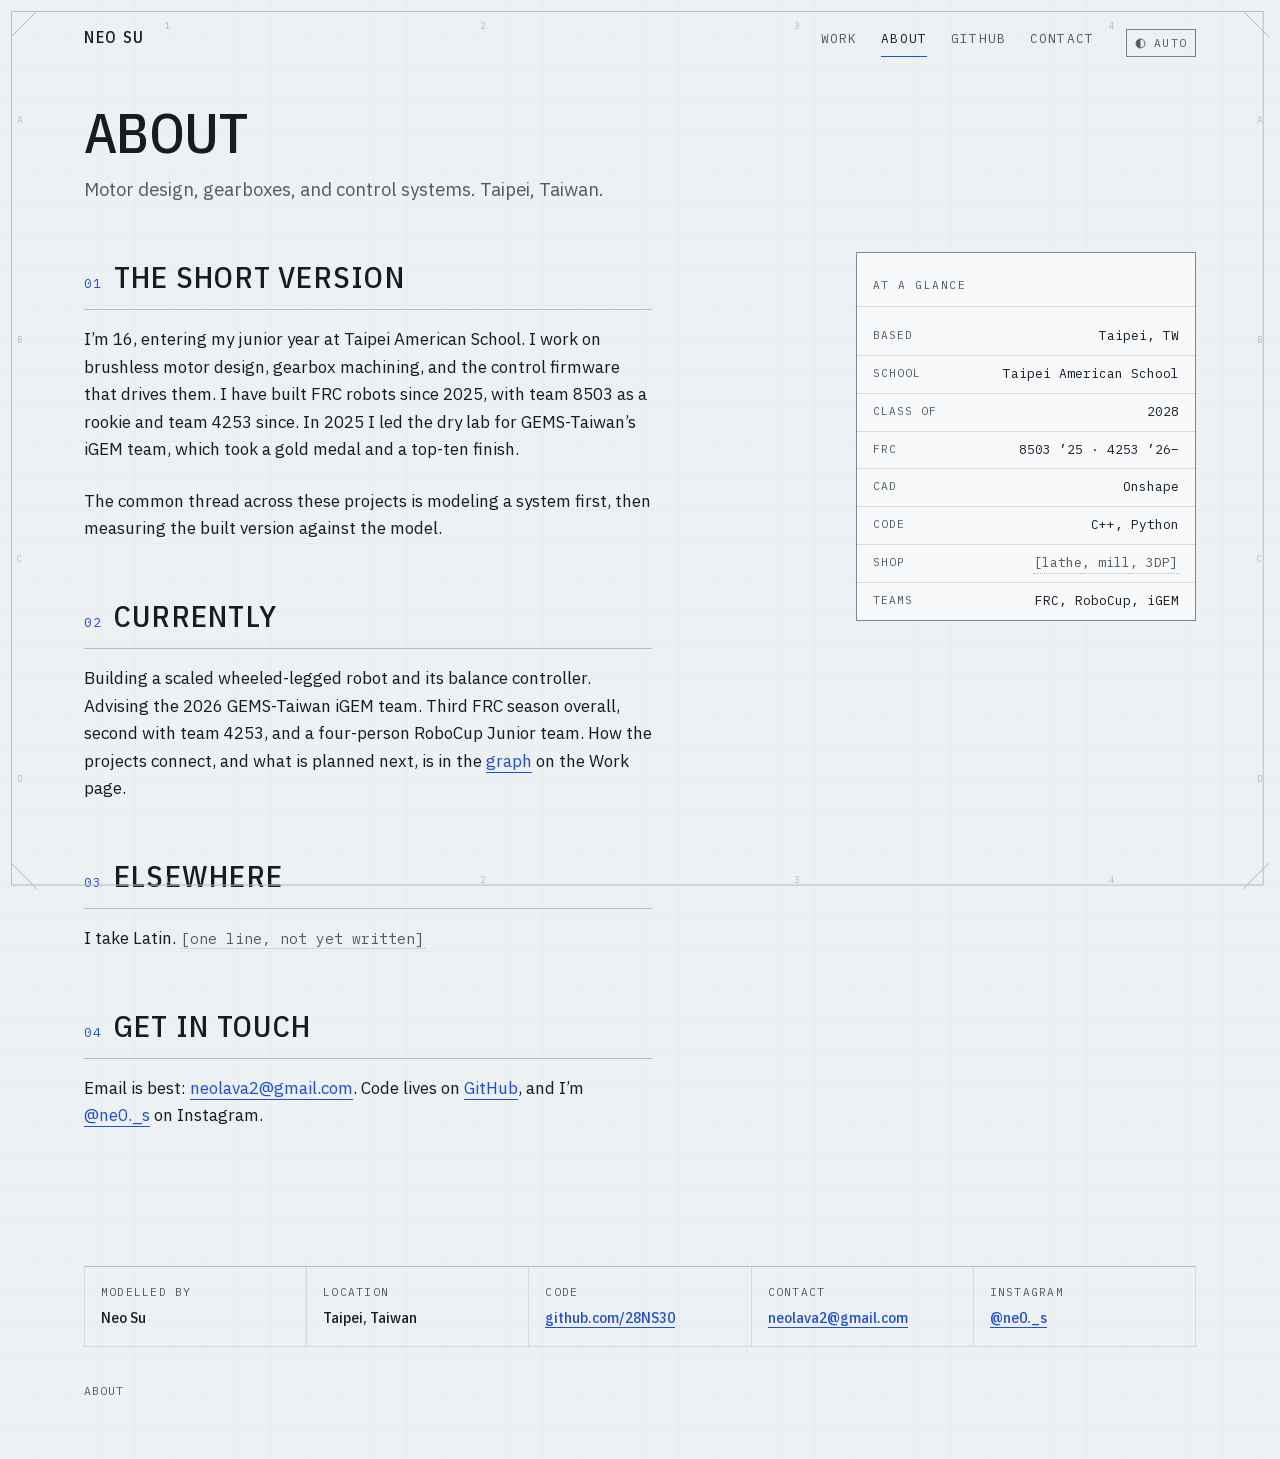
<file: about.html>
<!DOCTYPE html>
<html lang="en">
<head>
<meta charset="utf-8">
<meta name="viewport" content="width=device-width, initial-scale=1">
<title>About &mdash; Neo Su</title>
<meta name="description" content="Neo Su — motor design, gearboxes, and control systems. Taipei, Taiwan.">
<link rel="canonical" href="https://28ns30.github.io/about.html">
<meta property="og:title" content="About &mdash; Neo Su">
<meta property="og:description" content="Neo Su — motor design, gearboxes, and control systems. Taipei, Taiwan.">
<meta property="og:type" content="profile">
<meta property="og:url" content="https://28ns30.github.io/about.html">
<meta property="og:image" content="https://28ns30.github.io/assets/og.png">
<meta name="twitter:card" content="summary_large_image">
<link rel="icon" href="favicon.svg" type="image/svg+xml">
<meta name="theme-color" content="#EEF1F3" media="(prefers-color-scheme: light)">
<meta name="theme-color" content="#141816" media="(prefers-color-scheme: dark)">
<link rel="stylesheet" href="style.css">
<script>/* Applied before first paint, or the wrong palette flashes. Kept tiny and
   inline for that reason; the control itself is deferred in theme.js. */
document.documentElement.classList.add('js');
try{var t=localStorage.getItem('theme');
if(t==='light'||t==='dark')document.documentElement.setAttribute('data-theme',t);}catch(e){}</script>
<script src="theme.js" defer></script>
<script type="application/ld+json">
{
  "@context": "https://schema.org",
  "@type": "Person",
  "name": "Neo Su",
  "url": "https://28ns30.github.io/",
  "email": "mailto:neolava2@gmail.com",
  "description": "Motor design, gearboxes, and control systems.",
  "affiliation": {
    "@type": "EducationalOrganization",
    "name": "Taipei American School"
  },
  "address": {
    "@type": "PostalAddress",
    "addressLocality": "Taipei",
    "addressCountry": "TW"
  },
  "knowsAbout": ["Mechatronics", "Brushless motor design", "Control systems", "Robotics", "FIRST Robotics Competition"],
  "sameAs": [
    "https://github.com/28NS30",
    "https://www.instagram.com/ne0._s/"
  ]
}
</script>
</head>
<body>

<a class="skip" href="#body">Skip to the write-up</a>

<svg class="sheet-frame" aria-hidden="true" focusable="false">
  <rect x="0.5" y="0.5" width="99.5%" height="99.5%" pathLength="400"></rect>
  <svg x="0"    y="0"   ><line x1="0"   y1="26"  x2="26" y2="0"  ></line></svg>
  <svg x="100%" y="0"   ><line x1="-26" y1="0"   x2="0"  y2="26" ></line></svg>
  <svg x="100%" y="100%"><line x1="-26" y1="0"   x2="0"  y2="-26"></line></svg>
  <svg x="0"    y="100%"><line x1="0"   y1="-26" x2="26" y2="0"  ></line></svg>

  <g class="sheet-frame__zones">
    <text x="12.5%" y="16">1</text><text x="37.5%" y="16">2</text>
    <text x="62.5%" y="16">3</text><text x="87.5%" y="16">4</text>
    <svg y="100%">
      <text x="12.5%" y="-8">1</text><text x="37.5%" y="-8">2</text>
      <text x="62.5%" y="-8">3</text><text x="87.5%" y="-8">4</text>
    </svg>
    <text x="9" y="12.5%">A</text><text x="9" y="37.5%">B</text>
    <text x="9" y="62.5%">C</text><text x="9" y="87.5%">D</text>
    <svg x="100%">
      <text x="-9" y="12.5%">A</text><text x="-9" y="37.5%">B</text>
      <text x="-9" y="62.5%">C</text><text x="-9" y="87.5%">D</text>
    </svg>
  </g>
</svg>

<div class="plot-progress" aria-hidden="true"></div>

<div class="wrap">

  <header class="masthead">
    <a class="masthead__id" href="index.html">Neo Su</a>
    <nav class="masthead__nav" aria-label="Primary">
      <a href="index.html">Work</a>
      <a href="about.html" aria-current="page">About</a>
      <a href="https://github.com/28NS30">GitHub</a>
      <a href="mailto:neolava2@gmail.com">Contact</a>
    </nav>
  </header>

  <main id="body">

    <div class="proj__head">
      <h1 class="proj__title">About</h1>
      <p class="proj__standfirst">
        Motor design, gearboxes, and control systems. Taipei, Taiwan.
      </p>
    </div>

    <div class="about__grid">
      <article class="prose">

        <h2><span class="sec__mark">01</span>The short version</h2>
        <p>
          I&rsquo;m 16, entering my junior year at Taipei American School. I work on
          brushless motor design, gearbox machining, and the control firmware that
          drives them. I have built FRC robots since 2025, with team 8503 as a
          rookie and team 4253 since. In 2025 I led the dry lab for GEMS-Taiwan&rsquo;s
          iGEM team, which took a gold medal and a top-ten finish.
        </p>
        <p>
          The common thread across these projects is modeling a system first, then
          measuring the built version against the model.
        </p>

        <h2><span class="sec__mark">02</span>Currently</h2>
        <p>
          Building a scaled wheeled-legged robot and its balance controller.
          Advising the 2026 GEMS-Taiwan iGEM team. Third FRC season overall, second with team 4253,
          and a four-person RoboCup Junior team. How the projects connect, and what is
          planned next, is in the <a href="index.html#graph">graph</a> on the Work page.
        </p>

        <h2><span class="sec__mark">03</span>Elsewhere</h2>
        <p>
          I take Latin. <span class="fill">[one line, not yet written]</span>
        </p>

        <h2><span class="sec__mark">04</span>Get in touch</h2>
        <p>
          Email is best: <a href="mailto:neolava2@gmail.com">neolava2@gmail.com</a>.
          Code lives on <a href="https://github.com/28NS30">GitHub</a>, and I&rsquo;m
          <a href="https://www.instagram.com/ne0._s/">@ne0._s</a> on Instagram.
        </p>

      </article>

      <aside class="spec" aria-label="At a glance">
        <p class="spec__cap">At a glance</p>
        <dl>
          <div class="spec__row"><dt>Based</dt><dd>Taipei, TW</dd></div>
          <div class="spec__row"><dt>School</dt><dd>Taipei American School</dd></div>
          <div class="spec__row"><dt>Class of</dt><dd>2028</dd></div>
          <div class="spec__row"><dt>FRC</dt><dd>8503 &rsquo;25 &middot; 4253 &rsquo;26&ndash;</dd></div>
          <div class="spec__row"><dt>CAD</dt><dd>Onshape</dd></div>
          <div class="spec__row"><dt>Code</dt><dd>C++, Python</dd></div>
          <div class="spec__row"><dt>Shop</dt><dd class="fill">[lathe, mill, 3DP]</dd></div>
          <div class="spec__row"><dt>Teams</dt><dd>FRC, RoboCup, iGEM</dd></div>
        </dl>
      </aside>
    </div>

  </main>

  <footer class="colophon">
    <dl class="colophon__grid">
      <div class="colophon__cell"><dt>Modelled by</dt><dd>Neo Su</dd></div>
      <div class="colophon__cell"><dt>Location</dt><dd>Taipei, Taiwan</dd></div>
      <div class="colophon__cell"><dt>Code</dt><dd><a href="https://github.com/28NS30">github.com/28NS30</a></dd></div>
      <div class="colophon__cell"><dt>Contact</dt><dd><a href="mailto:neolava2@gmail.com">neolava2@gmail.com</a></dd></div>
      <div class="colophon__cell"><dt>Instagram</dt><dd><a href="https://www.instagram.com/ne0._s/">@ne0._s</a></dd></div>
    </dl>
    <p class="colophon__foot">About</p>
  </footer>

</div>

</body>
</html>
</file>
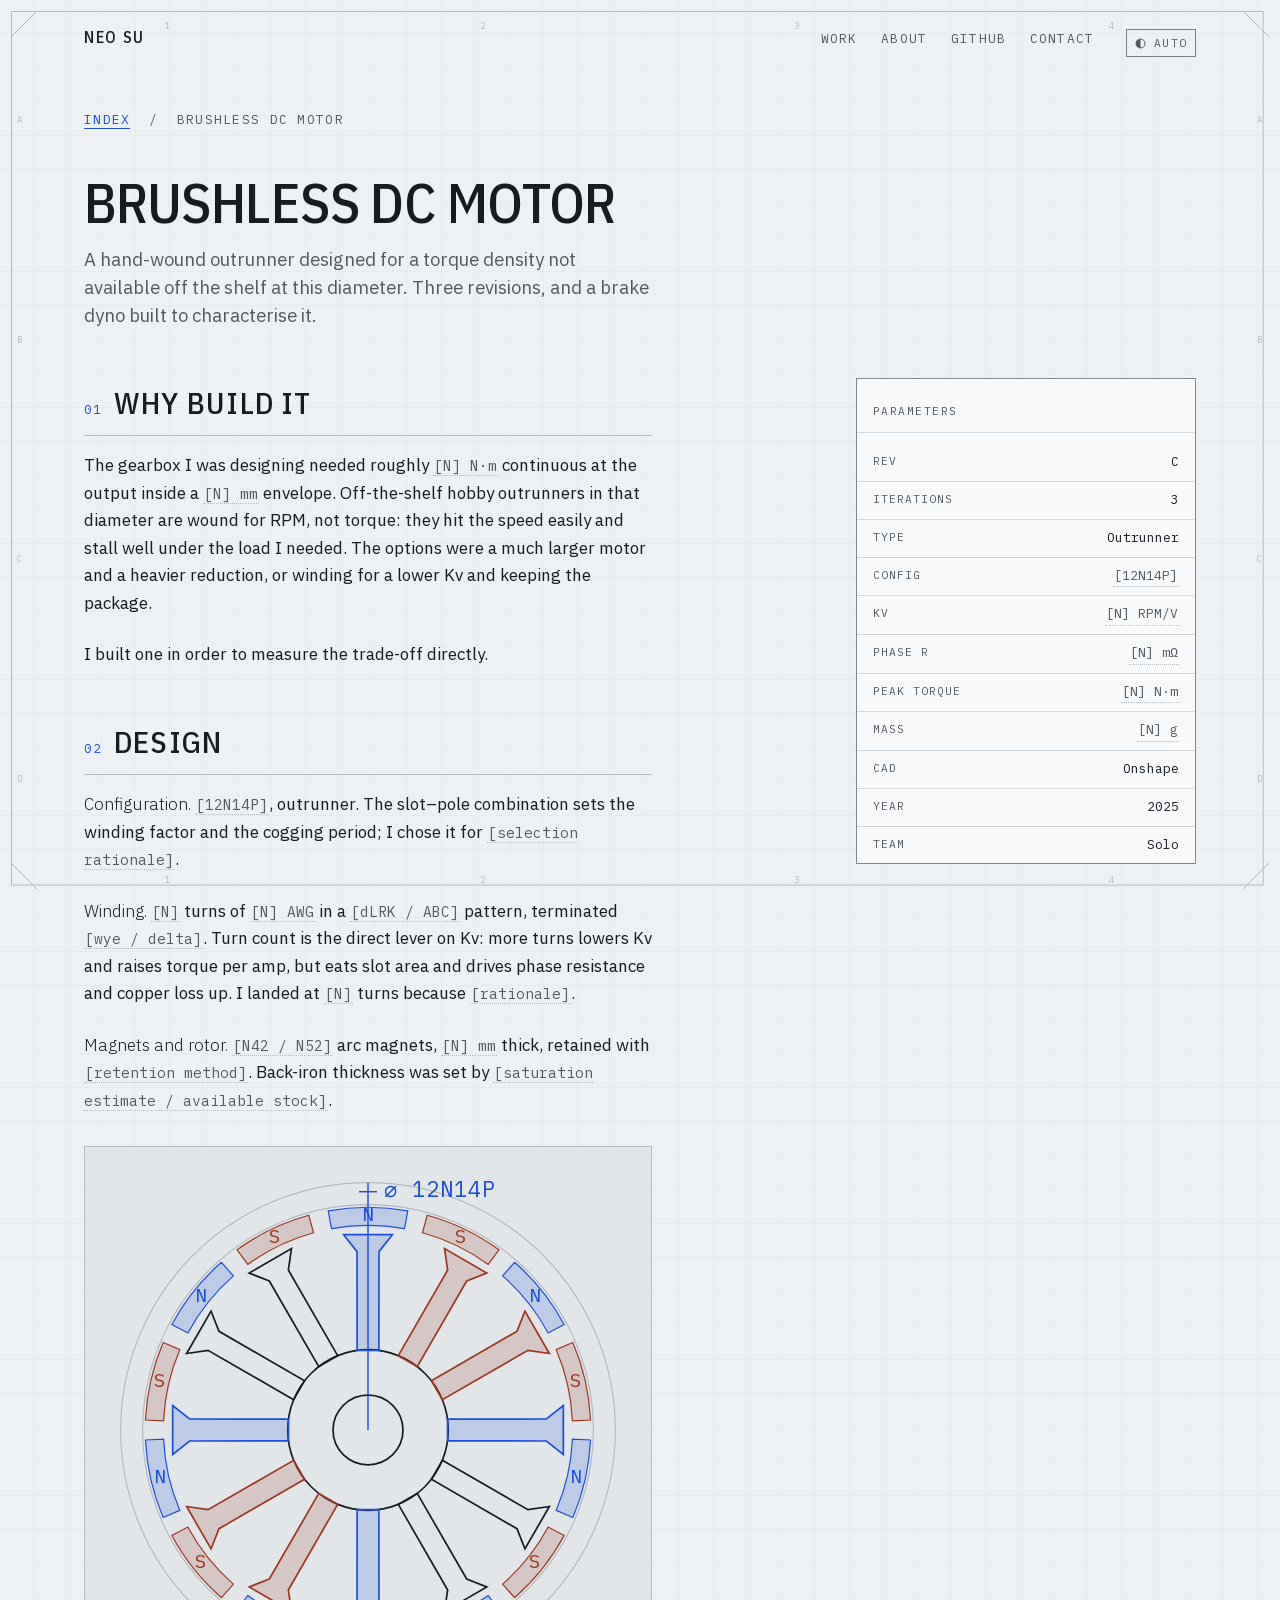
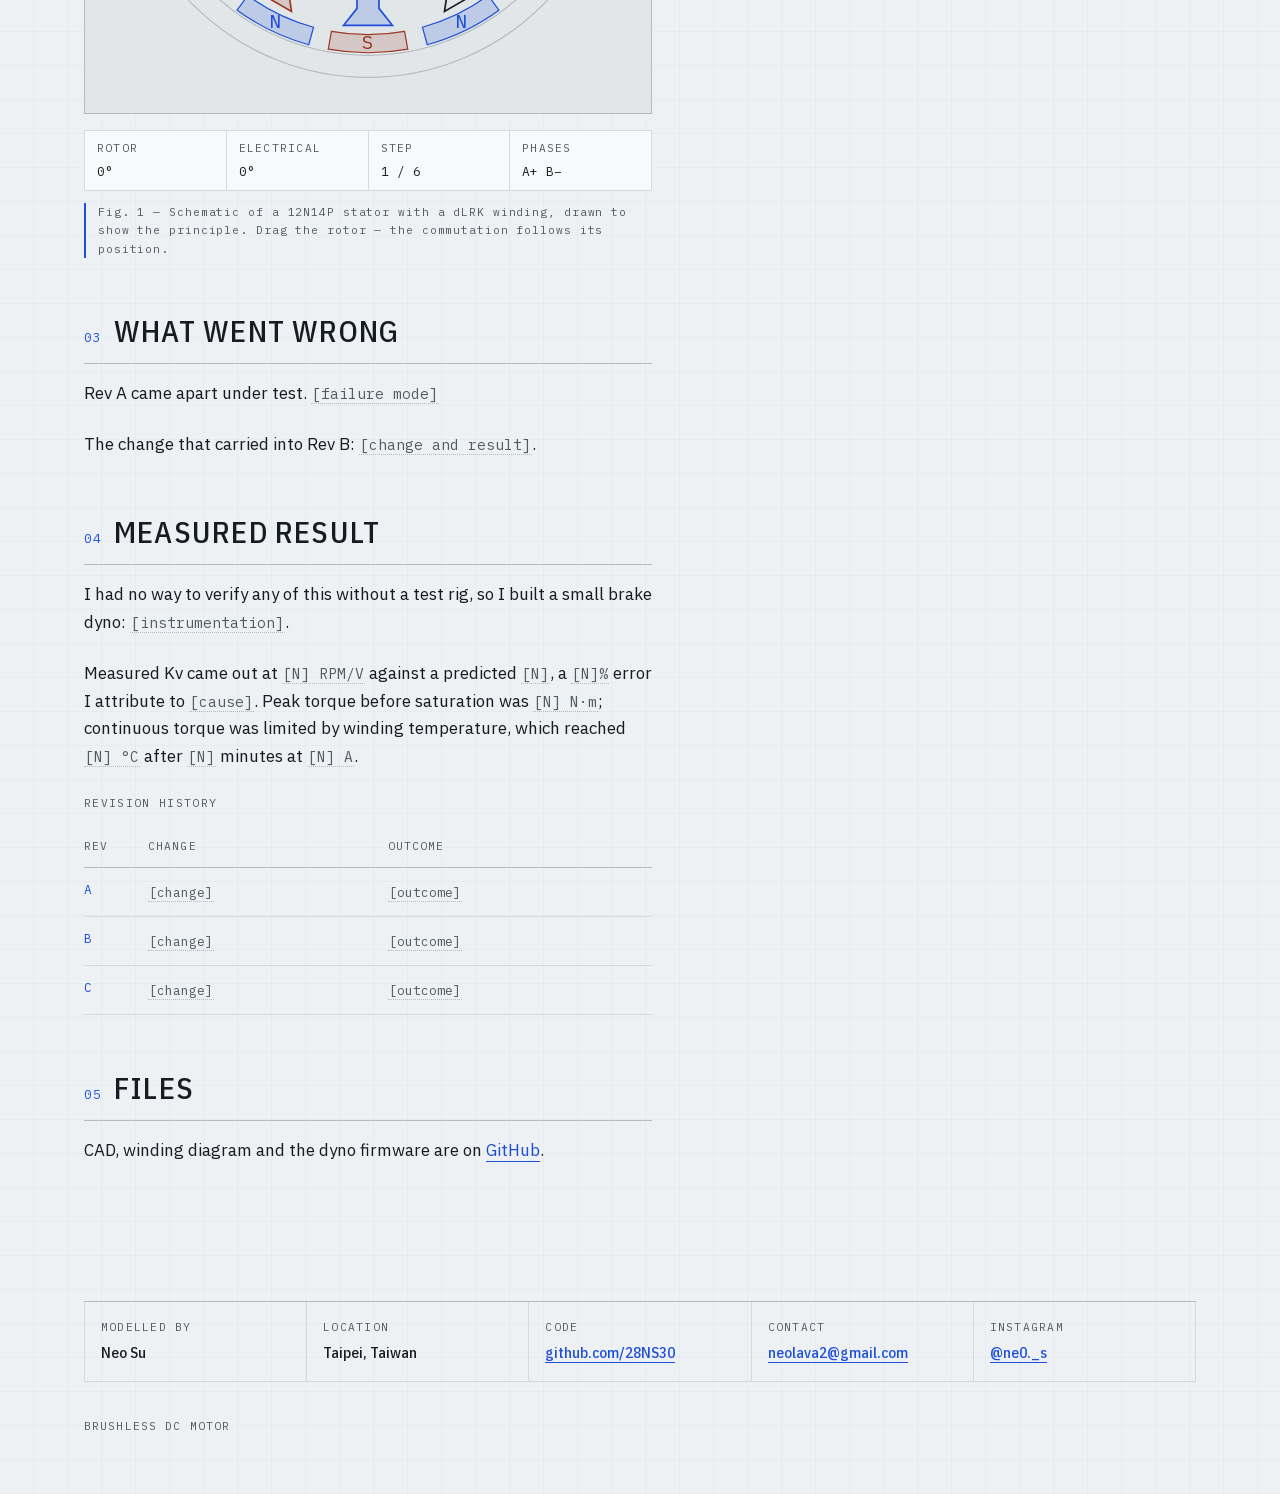
<file: p-bldc.html>
<!DOCTYPE html>
<html lang="en">
<head>
<meta charset="utf-8">
<meta name="viewport" content="width=device-width, initial-scale=1">
<title>Brushless DC motor — Neo Su</title>
<meta name="description" content="Designing, winding and characterising a brushless DC motor from a bare stator.">
<link rel="canonical" href="https://28ns30.github.io/p-bldc.html">
<meta property="og:title" content="Brushless DC motor — Neo Su">
<meta property="og:description" content="Designing, winding and characterising a brushless DC motor from a bare stator.">
<meta property="og:type" content="article">
<meta property="og:url" content="https://28ns30.github.io/p-bldc.html">
<meta property="og:image" content="https://28ns30.github.io/assets/og.png">
<meta name="twitter:card" content="summary_large_image">
<link rel="icon" href="favicon.svg" type="image/svg+xml">
<meta name="theme-color" content="#EEF1F3" media="(prefers-color-scheme: light)">
<meta name="theme-color" content="#141816" media="(prefers-color-scheme: dark)">
<link rel="stylesheet" href="style.css">
<script>/* Applied before first paint, or the wrong palette flashes. Kept tiny and
   inline for that reason; the control itself is deferred in theme.js. */
document.documentElement.classList.add('js');
try{var t=localStorage.getItem('theme');
if(t==='light'||t==='dark')document.documentElement.setAttribute('data-theme',t);}catch(e){}</script>
<script src="theme.js" defer></script>
</head>
<body>

<a class="skip" href="#body">Skip to the write-up</a>

<svg class="sheet-frame" aria-hidden="true" focusable="false">
  <rect x="0.5" y="0.5" width="99.5%" height="99.5%" pathLength="400"></rect>
  <svg x="0"    y="0"   ><line x1="0"   y1="26"  x2="26" y2="0"  ></line></svg>
  <svg x="100%" y="0"   ><line x1="-26" y1="0"   x2="0"  y2="26" ></line></svg>
  <svg x="100%" y="100%"><line x1="-26" y1="0"   x2="0"  y2="-26"></line></svg>
  <svg x="0"    y="100%"><line x1="0"   y1="-26" x2="26" y2="0"  ></line></svg>

  <g class="sheet-frame__zones">
    <text x="12.5%" y="16">1</text><text x="37.5%" y="16">2</text>
    <text x="62.5%" y="16">3</text><text x="87.5%" y="16">4</text>
    <svg y="100%">
      <text x="12.5%" y="-8">1</text><text x="37.5%" y="-8">2</text>
      <text x="62.5%" y="-8">3</text><text x="87.5%" y="-8">4</text>
    </svg>
    <text x="9" y="12.5%">A</text><text x="9" y="37.5%">B</text>
    <text x="9" y="62.5%">C</text><text x="9" y="87.5%">D</text>
    <svg x="100%">
      <text x="-9" y="12.5%">A</text><text x="-9" y="37.5%">B</text>
      <text x="-9" y="62.5%">C</text><text x="-9" y="87.5%">D</text>
    </svg>
  </g>
</svg>

<div class="plot-progress" aria-hidden="true"></div>

<div class="wrap">

  <header class="masthead">
    <a class="masthead__id" href="index.html">Neo Su</a>
    <nav class="masthead__nav" aria-label="Primary">
      <a href="index.html">Work</a>
      <a href="about.html">About</a>
      <a href="https://github.com/28NS30">GitHub</a>
      <a href="mailto:neolava2@gmail.com">Contact</a>
    </nav>
  </header>

  <p class="crumb"><a href="index.html">Index</a> &nbsp;/&nbsp; Brushless DC motor</p>

  <main id="body">

    <div class="proj__head">
      <h1 class="proj__title">Brushless DC motor</h1>
      <p class="proj__standfirst">
        A hand-wound outrunner designed for a torque density not available off
        the shelf at this diameter. Three revisions, and a brake dyno built to
        characterise it.
      </p>
    </div>

    <div class="proj__layout">

      <article class="prose">

        <h2><span class="sec__mark">01</span>Why build it</h2>
        <p>
          The gearbox I was designing needed roughly <span class="fill">[N] N&middot;m</span>
          continuous at the output inside a <span class="fill">[N] mm</span> envelope.
          Off-the-shelf hobby outrunners in that diameter are wound for RPM, not torque:
          they hit the speed easily and stall well under the load I needed. The options
          were a much larger motor and a heavier reduction, or winding for a lower Kv
          and keeping the package.
        </p>
        <p>
          I built one in order to measure the trade-off directly.
        </p>

        <h2><span class="sec__mark">02</span>Design</h2>
        <p>
          <strong>Configuration.</strong> <span class="fill">[12N14P]</span>, outrunner.
          The slot&ndash;pole combination sets the winding factor and the cogging period;
          I chose it for <span class="fill">[selection rationale]</span>.
        </p>
        <p>
          <strong>Winding.</strong> <span class="fill">[N]</span> turns of
          <span class="fill">[N] AWG</span> in a <span class="fill">[dLRK / ABC]</span> pattern,
          terminated <span class="fill">[wye / delta]</span>. Turn count is the direct lever
          on Kv: more turns lowers Kv and raises torque per amp, but eats slot area and
          drives phase resistance and copper loss up. I landed at
          <span class="fill">[N]</span> turns because <span class="fill">[rationale]</span>.
        </p>
        <p>
          <strong>Magnets and rotor.</strong> <span class="fill">[N42 / N52]</span> arc
          magnets, <span class="fill">[N] mm</span> thick, retained with
          <span class="fill">[retention method]</span>. Back-iron thickness was set by
          <span class="fill">[saturation estimate / available stock]</span>.
        </p>

        <figure>
          <div class="fig-well fig-well--motor">
            <svg class="stator" viewBox="0 0 400 400" role="img"
             aria-label="Cross-section of a twelve-slot, fourteen-pole outrunner stator and rotor">
          <g class="stator__rotor">
            <circle cx="200" cy="200" r="191.0"/>
            <circle cx="200" cy="200" r="174.0"/>
          </g>
          <g class="stator__mag">
                <path data-pole="n" d="M169.29,30.76 A172.0,172.0 0 0 1 230.71,30.76 L228.21,44.54 A158.0,158.0 0 0 0 171.79,44.54 Z"/>
            <path data-pole="s" d="M245.76,34.20 A172.0,172.0 0 0 1 301.10,60.85 L292.87,72.18 A158.0,158.0 0 0 0 242.03,47.69 Z"/>
            <path data-pole="n" d="M313.17,70.47 A172.0,172.0 0 0 1 351.46,118.49 L339.13,125.13 A158.0,158.0 0 0 0 303.95,81.01 Z"/>
            <path data-pole="s" d="M358.16,132.40 A172.0,172.0 0 0 1 371.83,192.28 L357.84,192.91 A158.0,158.0 0 0 0 345.29,137.90 Z"/>
            <path data-pole="n" d="M371.83,207.72 A172.0,172.0 0 0 1 358.16,267.60 L345.29,262.10 A158.0,158.0 0 0 0 357.84,207.09 Z"/>
            <path data-pole="s" d="M351.46,281.51 A172.0,172.0 0 0 1 313.17,329.53 L303.95,318.99 A158.0,158.0 0 0 0 339.13,274.87 Z"/>
            <path data-pole="n" d="M301.10,339.15 A172.0,172.0 0 0 1 245.76,365.80 L242.03,352.31 A158.0,158.0 0 0 0 292.87,327.82 Z"/>
            <path data-pole="s" d="M230.71,369.24 A172.0,172.0 0 0 1 169.29,369.24 L171.79,355.46 A158.0,158.0 0 0 0 228.21,355.46 Z"/>
            <path data-pole="n" d="M154.24,365.80 A172.0,172.0 0 0 1 98.90,339.15 L107.13,327.82 A158.0,158.0 0 0 0 157.97,352.31 Z"/>
            <path data-pole="s" d="M86.83,329.53 A172.0,172.0 0 0 1 48.54,281.51 L60.87,274.87 A158.0,158.0 0 0 0 96.05,318.99 Z"/>
            <path data-pole="n" d="M41.84,267.60 A172.0,172.0 0 0 1 28.17,207.72 L42.16,207.09 A158.0,158.0 0 0 0 54.71,262.10 Z"/>
            <path data-pole="s" d="M28.17,192.28 A172.0,172.0 0 0 1 41.84,132.40 L54.71,137.90 A158.0,158.0 0 0 0 42.16,192.91 Z"/>
            <path data-pole="n" d="M48.54,118.49 A172.0,172.0 0 0 1 86.83,70.47 L96.05,81.01 A158.0,158.0 0 0 0 60.87,125.13 Z"/>
            <path data-pole="s" d="M98.90,60.85 A172.0,172.0 0 0 1 154.24,34.20 L157.97,47.69 A158.0,158.0 0 0 0 107.13,72.18 Z"/>
          
            <g class="stator__poles"><text class="pole-lbl" data-pole="n" x="200.00" y="35.00">N</text><text class="pole-lbl" data-pole="s" x="271.59" y="51.34">S</text><text class="pole-lbl" data-pole="n" x="329.00" y="97.12">N</text><text class="pole-lbl" data-pole="s" x="360.86" y="163.28">S</text><text class="pole-lbl" data-pole="n" x="360.86" y="236.72">N</text><text class="pole-lbl" data-pole="s" x="329.00" y="302.88">S</text><text class="pole-lbl" data-pole="n" x="271.59" y="348.66">N</text><text class="pole-lbl" data-pole="s" x="200.00" y="365.00">S</text><text class="pole-lbl" data-pole="n" x="128.41" y="348.66">N</text><text class="pole-lbl" data-pole="s" x="71.00" y="302.88">S</text><text class="pole-lbl" data-pole="n" x="39.14" y="236.72">N</text><text class="pole-lbl" data-pole="s" x="39.14" y="163.28">S</text><text class="pole-lbl" data-pole="n" x="71.00" y="97.12">N</text><text class="pole-lbl" data-pole="s" x="128.41" y="51.34">S</text></g>
          </g>
          <g class="stator__iron">
            <circle cx="200" cy="200" r="62.0"/>
            <circle cx="200" cy="200" r="27.0"/>
                <path class="ph ph--a" data-ph="a" data-dir="1" d="M191.58,138.57 L191.52,62.26 L181.15,49.17 L218.85,49.17 L208.48,62.26 L208.42,138.57 Z"/>
            <path class="ph ph--a" data-ph="a" data-dir="-1" d="M223.42,142.59 L261.52,76.47 L259.09,59.95 L291.74,78.81 L276.22,84.96 L238.01,151.01 Z"/>
            <path class="ph ph--b" data-ph="b" data-dir="1" d="M248.99,161.99 L315.04,123.78 L321.19,108.26 L340.05,140.91 L323.53,138.48 L257.41,176.58 Z"/>
            <path class="ph ph--b" data-ph="b" data-dir="-1" d="M261.43,191.58 L337.74,191.52 L350.83,181.15 L350.83,218.85 L337.74,208.48 L261.43,208.42 Z"/>
            <path class="ph ph--c" data-ph="c" data-dir="1" d="M257.41,223.42 L323.53,261.52 L340.05,259.09 L321.19,291.74 L315.04,276.22 L248.99,238.01 Z"/>
            <path class="ph ph--c" data-ph="c" data-dir="-1" d="M238.01,248.99 L276.22,315.04 L291.74,321.19 L259.09,340.05 L261.52,323.53 L223.42,257.41 Z"/>
            <path class="ph ph--a" data-ph="a" data-dir="1" d="M208.42,261.43 L208.48,337.74 L218.85,350.83 L181.15,350.83 L191.52,337.74 L191.58,261.43 Z"/>
            <path class="ph ph--a" data-ph="a" data-dir="-1" d="M176.58,257.41 L138.48,323.53 L140.91,340.05 L108.26,321.19 L123.78,315.04 L161.99,248.99 Z"/>
            <path class="ph ph--b" data-ph="b" data-dir="1" d="M151.01,238.01 L84.96,276.22 L78.81,291.74 L59.95,259.09 L76.47,261.52 L142.59,223.42 Z"/>
            <path class="ph ph--b" data-ph="b" data-dir="-1" d="M138.57,208.42 L62.26,208.48 L49.17,218.85 L49.17,181.15 L62.26,191.52 L138.57,191.58 Z"/>
            <path class="ph ph--c" data-ph="c" data-dir="1" d="M142.59,176.58 L76.47,138.48 L59.95,140.91 L78.81,108.26 L84.96,123.78 L151.01,161.99 Z"/>
            <path class="ph ph--c" data-ph="c" data-dir="-1" d="M161.99,151.01 L123.78,84.96 L108.26,78.81 L140.91,59.95 L138.48,76.47 L176.58,142.59 Z"/>
          </g>
          <g class="stator__dim">
            <line x1="200" y1="200" x2="200" y2="9"/>
            <line x1="193" y1="16" x2="207" y2="16"/>
            <text x="212" y="20">&#8960; 12N14P</text>
          </g>
        </svg>
          </div>
          <dl class="mtr__readout">
          <div class="mtr__cell"><dt>Rotor</dt><dd data-m="mech">0&deg;</dd></div>
          <div class="mtr__cell"><dt>Electrical</dt><dd data-m="elec">0&deg;</dd></div>
          <div class="mtr__cell"><dt>Step</dt><dd data-m="step">1 / 6</dd></div>
          <div class="mtr__cell"><dt>Phases</dt><dd data-m="ph">A+ B&minus;</dd></div>
        </dl>
          <figcaption>Fig. 1 &mdash; Schematic of a 12N14P stator with a dLRK winding, drawn to show the principle. Drag the rotor &mdash; the commutation follows its position.</figcaption>
        </figure>

        <h2><span class="sec__mark">03</span>What went wrong</h2>
        <p>
          Rev A came apart under test. <span class="fill">[failure mode]</span>
        </p>
        <p>
          The change that carried into Rev B: <span class="fill">[change and result]</span>.
        </p>

        <h2><span class="sec__mark">04</span>Measured result</h2>
        <p>
          I had no way to verify any of this without a test rig, so I built a small
          brake dyno: <span class="fill">[instrumentation]</span>.
        </p>
        <p>
          Measured Kv came out at <span class="fill">[N] RPM/V</span> against a predicted
          <span class="fill">[N]</span>, a <span class="fill">[N]%</span> error I attribute to
          <span class="fill">[cause]</span>. Peak torque before saturation was
          <span class="fill">[N] N&middot;m</span>; continuous torque was limited by winding
          temperature, which reached <span class="fill">[N] &deg;C</span> after
          <span class="fill">[N]</span> minutes at <span class="fill">[N] A</span>.
        </p>

        <table class="rev">
          <caption>Revision history</caption>
          <thead>
            <tr><th scope="col">Rev</th><th scope="col">Change</th><th scope="col">Outcome</th></tr>
          </thead>
          <tbody>
            <tr>
              <td>A</td>
              <td><span class="fill">[change]</span></td>
              <td><span class="fill">[outcome]</span></td>
            </tr>
            <tr>
              <td>B</td>
              <td><span class="fill">[change]</span></td>
              <td><span class="fill">[outcome]</span></td>
            </tr>
            <tr>
              <td>C</td>
              <td><span class="fill">[change]</span></td>
              <td><span class="fill">[outcome]</span></td>
            </tr>
          </tbody>
        </table>

        <h2><span class="sec__mark">05</span>Files</h2>
        <p>
          CAD, winding diagram and the dyno firmware are on
          <a href="https://github.com/28NS30">GitHub</a>.
        </p>

      </article>

      <aside class="spec" aria-label="Parameters">
        <p class="spec__cap">Parameters</p>
        <dl>
          <div class="spec__row"><dt>Rev</dt><dd>C</dd></div>
          <div class="spec__row"><dt>Iterations</dt><dd>3</dd></div>
          <div class="spec__row"><dt>Type</dt><dd>Outrunner</dd></div>
          <div class="spec__row"><dt>Config</dt><dd class="fill">[12N14P]</dd></div>
          <div class="spec__row"><dt>Kv</dt><dd class="fill">[N] RPM/V</dd></div>
          <div class="spec__row"><dt>Phase R</dt><dd class="fill">[N] m&Omega;</dd></div>
          <div class="spec__row"><dt>Peak torque</dt><dd class="fill">[N] N&middot;m</dd></div>
          <div class="spec__row"><dt>Mass</dt><dd class="fill">[N] g</dd></div>
          <div class="spec__row"><dt>CAD</dt><dd>Onshape</dd></div>
          <div class="spec__row"><dt>Year</dt><dd>2025</dd></div>
          <div class="spec__row"><dt>Team</dt><dd>Solo</dd></div>
        </dl>
      </aside>

    </div>

  </main>

  <footer class="colophon">
    <dl class="colophon__grid">
      <div class="colophon__cell"><dt>Modelled by</dt><dd>Neo Su</dd></div>
      <div class="colophon__cell"><dt>Location</dt><dd>Taipei, Taiwan</dd></div>
      <div class="colophon__cell"><dt>Code</dt><dd><a href="https://github.com/28NS30">github.com/28NS30</a></dd></div>
      <div class="colophon__cell"><dt>Contact</dt><dd><a href="mailto:neolava2@gmail.com">neolava2@gmail.com</a></dd></div>
      <div class="colophon__cell"><dt>Instagram</dt><dd><a href="https://www.instagram.com/ne0._s/">@ne0._s</a></dd></div>
    </dl>
    <p class="colophon__foot">Brushless DC motor</p>
  </footer>

</div>

<script>
/* ---------------------------------------------------------------------------
   The motor, as the hero object.

   Drag it and the rotor follows your cursor. The commutation follows ROTOR
   POSITION rather than a clock, which is how a sensored brushless motor
   actually runs: Hall sensors report where the rotor is, the controller
   energises whichever two phases make torque there. Turning it by hand makes
   you the position sensor.

   Twelve teeth are wound dLRK — A a B b C c, twice around — so a tooth's
   magnetic pole is (sign of phase current) x (winding direction). Phase alone
   is not enough, which is why each tooth carries data-dir.

   Electrical angle is seven times mechanical, because fourteen poles is seven
   pole pairs. One slow turn of your hand is seven full electrical cycles.
   --------------------------------------------------------------------------- */
(function () {
  var svg = document.querySelector('.stator');
  if (!svg || !window.requestAnimationFrame) return;
  var reduce = window.matchMedia('(prefers-reduced-motion: reduce)').matches;

  var teeth = [].slice.call(svg.querySelectorAll('.ph[data-ph]'));
  var mags  = [].slice.call(svg.querySelectorAll('.stator__mag path[data-pole]'));
  var lbls  = [].slice.call(svg.querySelectorAll('.stator__poles text'));
  var rotorG = svg.querySelector('.stator__rotor');
  var magG   = svg.querySelector('.stator__mag');
  if (!teeth.length || !rotorG) return;

  // Hand commutation over from the free-running CSS loop. Without this its
  // keyframes keep writing stroke and fill-opacity every frame and win over
  // the pole colours, so every energised tooth reads the same blue.
  svg.classList.add('is-driven');

  var readout = document.querySelector('.mtr__readout');
  var out = {};
  if (readout) {
    readout.querySelectorAll('[data-m]').forEach(function (el) { out[el.dataset.m] = el; });
    readout.hidden = false;
  }

  // six-step: [phase sourcing (+), phase sinking (-)]
  var STEPS = [['a','b'], ['a','c'], ['b','c'], ['b','a'], ['c','a'], ['c','b']];
  var NAME = { a: 'A', b: 'B', c: 'C' };
  var POLE_PAIRS = 7, TAU = Math.PI * 2;

  var rotor = 0, vel = 0, target = 0, lastPtr = null, engaged = false, dirty = true;

  function commutate() {
    var elec = rotor * POLE_PAIRS;
    // The epsilon matters: stepping by exactly 60 electrical degrees accumulates
    // float shortfall, so a boundary lands at 359.9999 and floors one step early,
    // repeating step 6. Nudging past the edge keeps the table honest.
    var i = Math.floor(elec / (Math.PI / 3) + 1e-9) % 6;
    if (i < 0) i += 6;
    var src = STEPS[i][0], snk = STEPS[i][1];

    for (var t = 0; t < teeth.length; t++) {
      var el = teeth[t], ph = el.dataset.ph, dir = +el.dataset.dir, pole = null;
      // current is +through a source phase, -through a sink phase; the tooth's
      // pole flips with the direction it is wound
      if (ph === src) pole = dir > 0 ? 'n' : 's';
      else if (ph === snk) pole = dir > 0 ? 's' : 'n';
      if (pole) el.setAttribute('data-pole', pole);
      else el.removeAttribute('data-pole');
    }

    if (!readout) return;
    // wrap after rounding, or 359.6 displays as "360°"
    function deg(rad) { return ((Math.round(rad * 180 / Math.PI) % 360) + 360) % 360; }
    out.mech.textContent = deg(rotor) + '°';
    out.elec.textContent = deg(elec) + '°';
    out.step.textContent = (i + 1) + ' / 6';
    out.ph.textContent   = NAME[src] + '+ ' + NAME[snk] + '−';
  }

  function draw() {
    var deg = rotor * 180 / Math.PI;
    // Rotate via the CSS property, not the SVG attribute: the stylesheet already
    // sets transform-origin 200 200 for these groups, and an attribute of the
    // form rotate(a cx cy) applies its own origin on top of that, which threw
    // the rotor clean off centre.
    var spin = 'rotate(' + deg.toFixed(2) + 'deg)';
    rotorG.style.transform = spin;
    if (magG) magG.style.transform = spin;   // the pole labels sit inside magG
                                             // and ride it, so they are not
                                             // rotated a second time here
    // they do need counter-rotating about their own centres to stay upright
    for (var i = 0; i < lbls.length; i++) {
      var l = lbls[i];
      l.setAttribute('transform',
        'rotate(' + (-deg).toFixed(2) + ' ' + l.getAttribute('x') + ' ' + l.getAttribute('y') + ')');
    }
    commutate();
  }

  function frame() {
    if (engaged) {
      var prev = rotor;
      rotor += (target - rotor) * 0.16;   // eases toward the cursor: it has mass
      vel = rotor - prev;
      dirty = true;
    } else if (Math.abs(vel) > 1e-5) {
      vel *= 0.965;                        // and coasts down when you let go
      rotor += vel;
      dirty = true;
    }
    if (dirty) { draw(); dirty = false; }
    requestAnimationFrame(frame);
  }

  function angleAt(e) {
    var r = svg.getBoundingClientRect();
    return Math.atan2(e.clientY - (r.top + r.height / 2),
                      e.clientX - (r.left + r.width / 2));
  }
  function track(e) {
    var a = angleAt(e);
    if (lastPtr !== null) {
      var d = a - lastPtr;
      while (d >  Math.PI) d -= TAU;       // unwrap, so crossing 180 does not jump
      while (d < -Math.PI) d += TAU;
      target += d;
    }
    lastPtr = a;
  }

  svg.addEventListener('pointerdown', function (e) {
    engaged = true; lastPtr = null; target = rotor; track(e);
    svg.setPointerCapture(e.pointerId);
    e.preventDefault();
  });
  svg.addEventListener('pointermove', function (e) { if (engaged) { track(e); e.preventDefault(); } });
  ['pointerup', 'pointercancel', 'pointerleave'].forEach(function (t) {
    svg.addEventListener(t, function () { engaged = false; lastPtr = null; });
  });

  // Keyboard: one commutation step is 60 electrical degrees, which is
  // 60/7 mechanical — so arrow keys walk the commutation table exactly.
  var STEP_MECH = (Math.PI / 3) / POLE_PAIRS;
  svg.setAttribute('tabindex', '0');
  svg.addEventListener('keydown', function (e) {
    var k = e.key;
    if (k !== 'ArrowLeft' && k !== 'ArrowRight') return;
    engaged = false; vel = 0;
    rotor += (k === 'ArrowRight' ? 1 : -1) * STEP_MECH;
    target = rotor;
    // Redraw here rather than waiting on the animation loop: under reduced
    // motion the loop never starts, and the keyboard is exactly the path those
    // users need. Leaving it to rAF made the arrow keys dead for them.
    draw();
    e.preventDefault();
  });

  draw();
  if (!reduce) requestAnimationFrame(frame);
})();
</script>
</body>
</html>
</file>
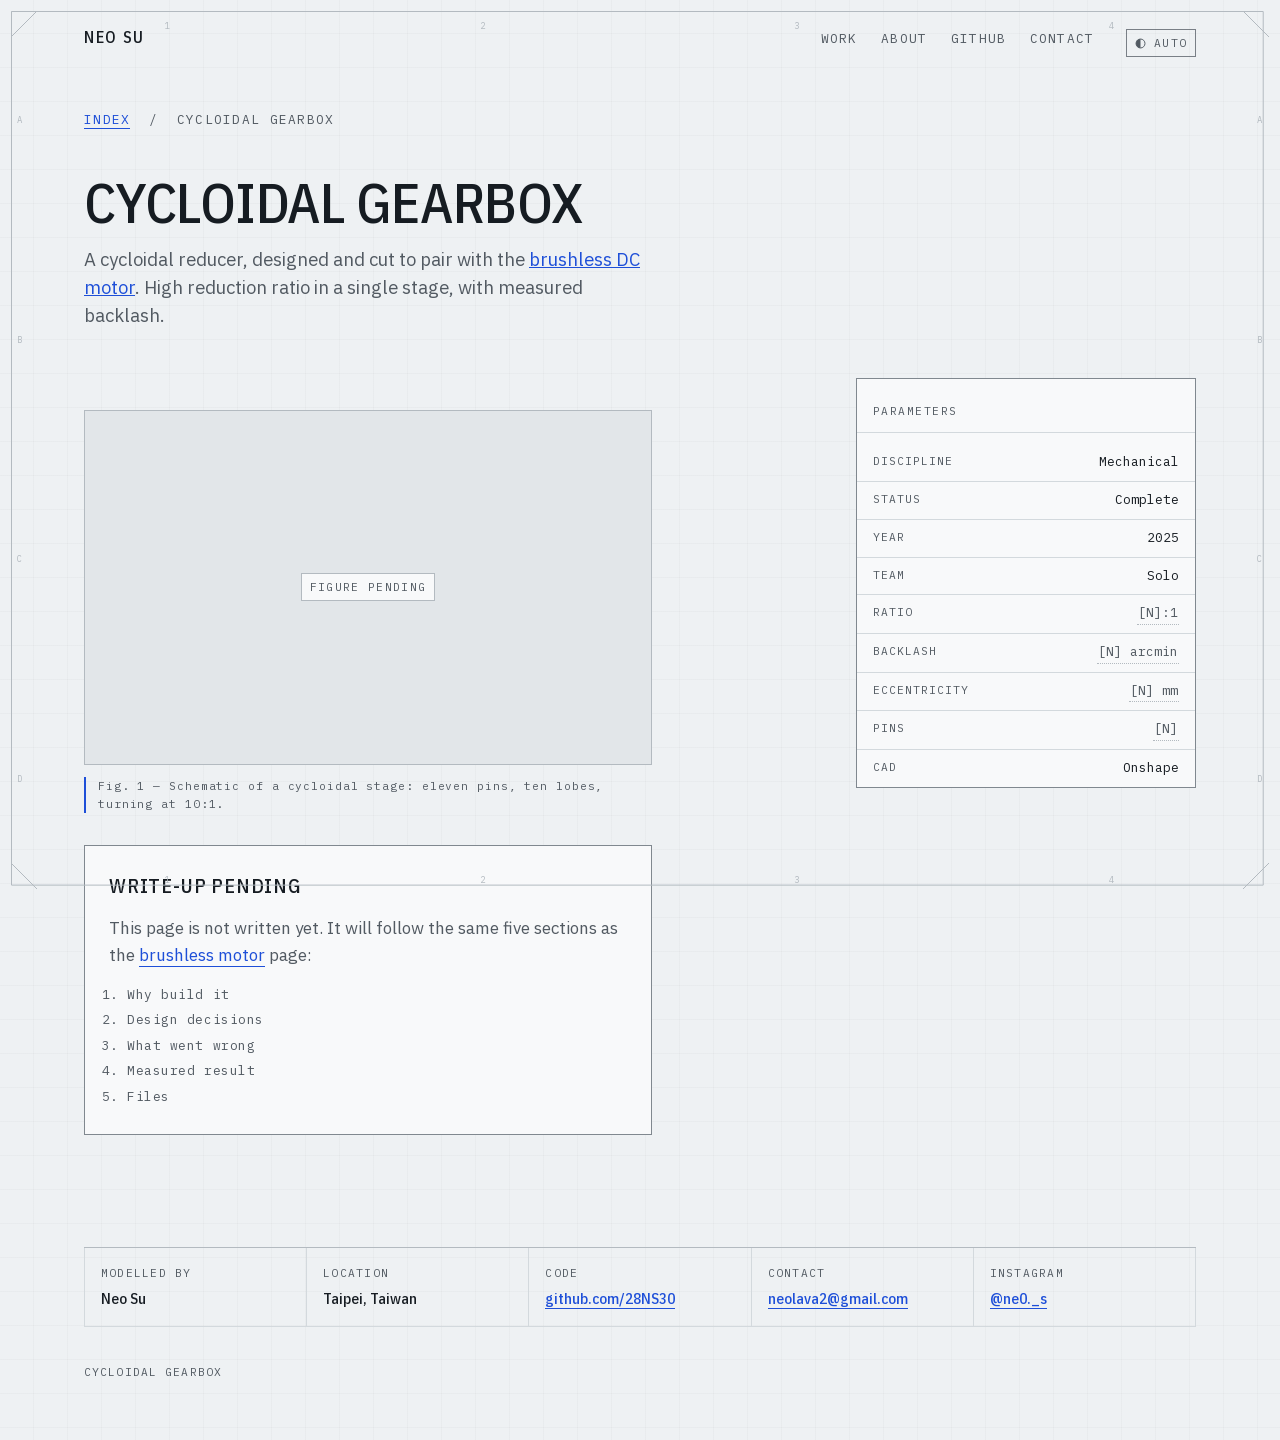
<file: p-cycloidal.html>
<!DOCTYPE html>
<html lang="en">
<head>
<meta charset="utf-8">
<meta name="viewport" content="width=device-width, initial-scale=1">
<title>Cycloidal gearbox — Neo Su</title>
<meta name="description" content="A cycloidal reducer cut to pair with the brushless DC motor.">
<link rel="canonical" href="https://28ns30.github.io/p-cycloidal.html">
<meta property="og:title" content="Cycloidal gearbox — Neo Su">
<meta property="og:description" content="A cycloidal reducer cut to pair with the brushless DC motor.">
<meta property="og:type" content="article">
<meta property="og:url" content="https://28ns30.github.io/p-cycloidal.html">
<meta property="og:image" content="https://28ns30.github.io/assets/og.png">
<meta name="twitter:card" content="summary_large_image">
<link rel="icon" href="favicon.svg" type="image/svg+xml">
<meta name="theme-color" content="#EEF1F3" media="(prefers-color-scheme: light)">
<meta name="theme-color" content="#141816" media="(prefers-color-scheme: dark)">
<link rel="stylesheet" href="style.css">
<script>/* Applied before first paint, or the wrong palette flashes. Kept tiny and
   inline for that reason; the control itself is deferred in theme.js. */
document.documentElement.classList.add('js');
try{var t=localStorage.getItem('theme');
if(t==='light'||t==='dark')document.documentElement.setAttribute('data-theme',t);}catch(e){}</script>
<script src="theme.js" defer></script>
</head>
<body>

<a class="skip" href="#body">Skip to the write-up</a>

<svg class="sheet-frame" aria-hidden="true" focusable="false">
  <rect x="0.5" y="0.5" width="99.5%" height="99.5%" pathLength="400"></rect>
  <svg x="0"    y="0"   ><line x1="0"   y1="26"  x2="26" y2="0"  ></line></svg>
  <svg x="100%" y="0"   ><line x1="-26" y1="0"   x2="0"  y2="26" ></line></svg>
  <svg x="100%" y="100%"><line x1="-26" y1="0"   x2="0"  y2="-26"></line></svg>
  <svg x="0"    y="100%"><line x1="0"   y1="-26" x2="26" y2="0"  ></line></svg>

  <g class="sheet-frame__zones">
    <text x="12.5%" y="16">1</text><text x="37.5%" y="16">2</text>
    <text x="62.5%" y="16">3</text><text x="87.5%" y="16">4</text>
    <svg y="100%">
      <text x="12.5%" y="-8">1</text><text x="37.5%" y="-8">2</text>
      <text x="62.5%" y="-8">3</text><text x="87.5%" y="-8">4</text>
    </svg>
    <text x="9" y="12.5%">A</text><text x="9" y="37.5%">B</text>
    <text x="9" y="62.5%">C</text><text x="9" y="87.5%">D</text>
    <svg x="100%">
      <text x="-9" y="12.5%">A</text><text x="-9" y="37.5%">B</text>
      <text x="-9" y="62.5%">C</text><text x="-9" y="87.5%">D</text>
    </svg>
  </g>
</svg>

<div class="plot-progress" aria-hidden="true"></div>

<div class="wrap">

  <header class="masthead">
    <a class="masthead__id" href="index.html">Neo Su</a>
    <nav class="masthead__nav" aria-label="Primary">
      <a href="index.html">Work</a>
      <a href="about.html">About</a>
      <a href="https://github.com/28NS30">GitHub</a>
      <a href="mailto:neolava2@gmail.com">Contact</a>
    </nav>
  </header>

  <p class="crumb"><a href="index.html">Index</a> &nbsp;/&nbsp; Cycloidal gearbox</p>

  <main id="body">

    <div class="proj__head">
      <h1 class="proj__title">Cycloidal gearbox</h1>
      <!-- Draft standfirst. Verify against the actual build before publishing. -->
      <p class="proj__standfirst">
        A cycloidal reducer, designed and cut to pair with the <a href="p-bldc.html">brushless DC motor</a>. High reduction ratio in a single stage, with measured backlash.
      </p>
    </div>

    <div class="proj__layout">

      <article class="prose">

        <figure>
          <div class="fig-well fig--pending"><span>Figure pending</span></div>
          <figcaption>Fig. 1 &mdash; Schematic of a cycloidal stage: eleven pins, ten lobes, turning at 10:1.</figcaption>
        </figure>

        <div class="pending-note">
          <h2>Write-up pending</h2>
          <p>
            This page is not written yet. It will follow the same five sections
            as the <a href="p-bldc.html">brushless motor</a> page:
          </p>
          <ol>
            <li>Why build it</li>
            <li>Design decisions</li>
            <li>What went wrong</li>
            <li>Measured result</li>
            <li>Files</li>
          </ol>
        </div>

      </article>

      <aside class="spec" aria-label="Parameters">
        <p class="spec__cap">Parameters</p>
        <dl>
          <div class="spec__row"><dt>Discipline</dt><dd>Mechanical</dd></div>
          <div class="spec__row"><dt>Status</dt><dd>Complete</dd></div>
          <div class="spec__row"><dt>Year</dt><dd>2025</dd></div>
          <div class="spec__row"><dt>Team</dt><dd>Solo</dd></div>
          <div class="spec__row"><dt>Ratio</dt><dd class="fill">[N]:1</dd></div>
          <div class="spec__row"><dt>Backlash</dt><dd class="fill">[N] arcmin</dd></div>
          <div class="spec__row"><dt>Eccentricity</dt><dd class="fill">[N] mm</dd></div>
          <div class="spec__row"><dt>Pins</dt><dd class="fill">[N]</dd></div>
          <div class="spec__row"><dt>CAD</dt><dd>Onshape</dd></div>
        </dl>
      </aside>

    </div>

  </main>

  <footer class="colophon">
    <dl class="colophon__grid">
      <div class="colophon__cell"><dt>Modelled by</dt><dd>Neo Su</dd></div>
      <div class="colophon__cell"><dt>Location</dt><dd>Taipei, Taiwan</dd></div>
      <div class="colophon__cell"><dt>Code</dt><dd><a href="https://github.com/28NS30">github.com/28NS30</a></dd></div>
      <div class="colophon__cell"><dt>Contact</dt><dd><a href="mailto:neolava2@gmail.com">neolava2@gmail.com</a></dd></div>
      <div class="colophon__cell"><dt>Instagram</dt><dd><a href="https://www.instagram.com/ne0._s/">@ne0._s</a></dd></div>
    </dl>
    <p class="colophon__foot">Cycloidal gearbox</p>
  </footer>

</div>

</body>
</html>
</file>
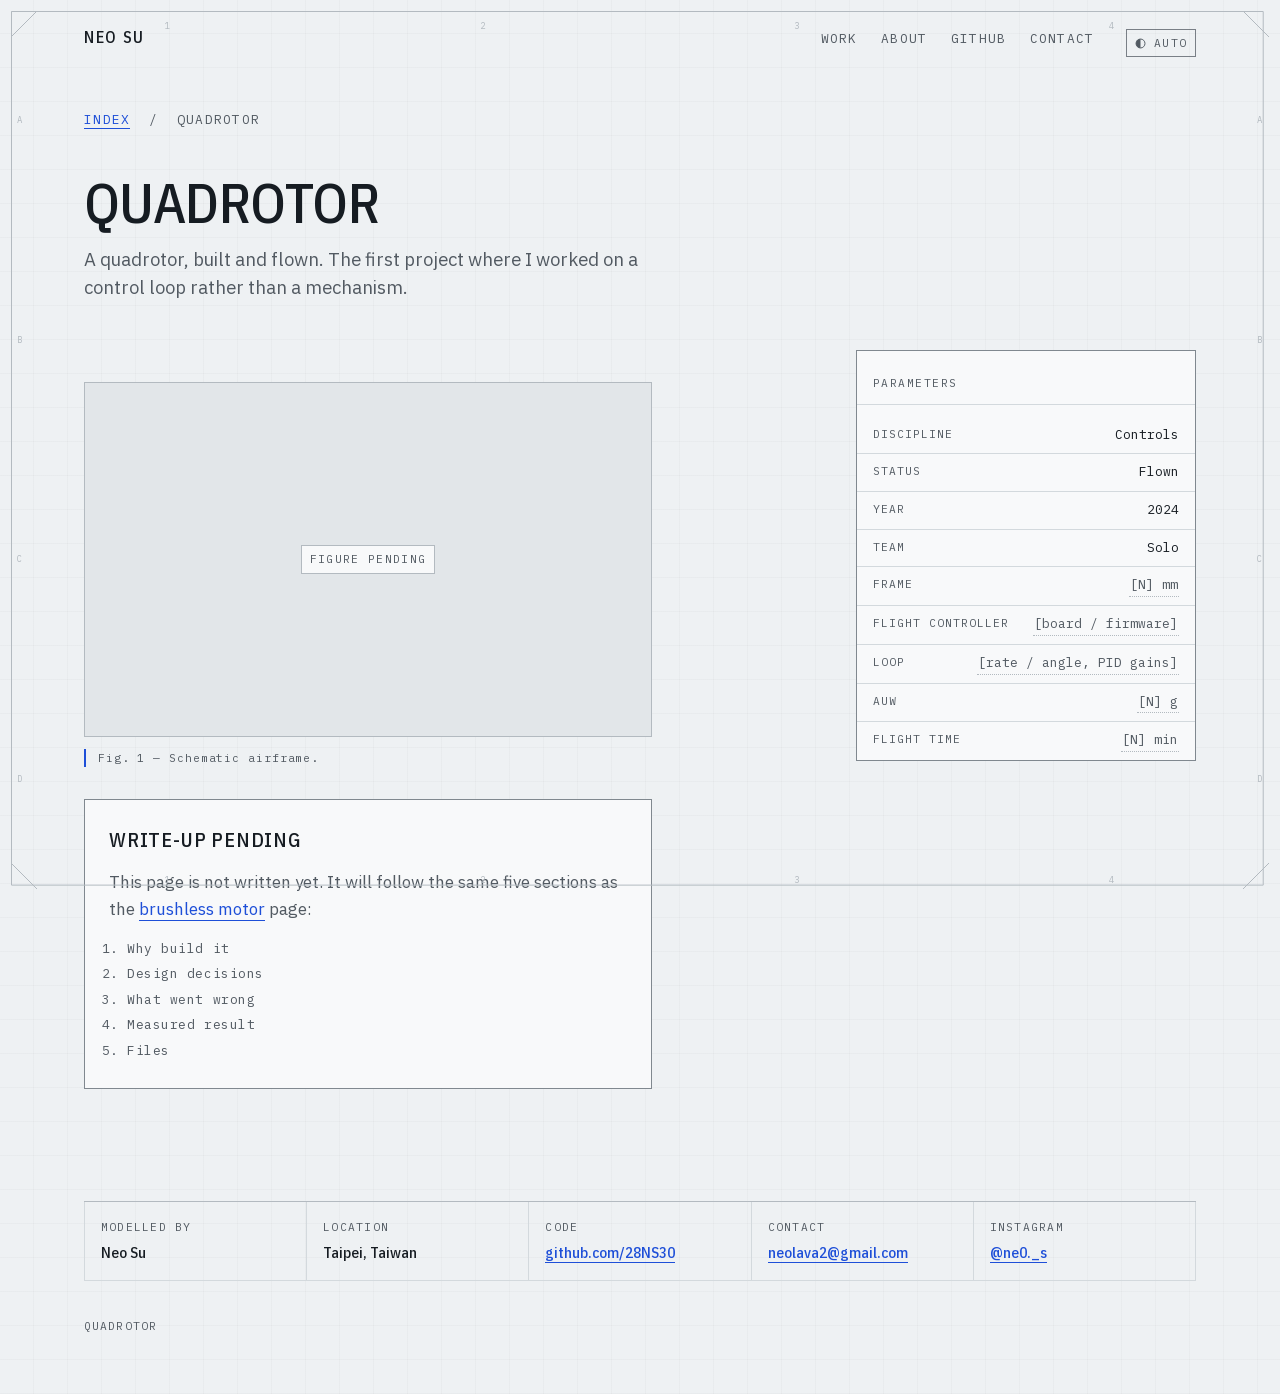
<file: p-drone.html>
<!DOCTYPE html>
<html lang="en">
<head>
<meta charset="utf-8">
<meta name="viewport" content="width=device-width, initial-scale=1">
<title>Quadrotor — Neo Su</title>
<meta name="description" content="A quadrotor, built and flown. Frame, stack, and attitude loop.">
<link rel="canonical" href="https://28ns30.github.io/p-drone.html">
<meta property="og:title" content="Quadrotor — Neo Su">
<meta property="og:description" content="A quadrotor, built and flown. Frame, stack, and attitude loop.">
<meta property="og:type" content="article">
<meta property="og:url" content="https://28ns30.github.io/p-drone.html">
<meta property="og:image" content="https://28ns30.github.io/assets/og.png">
<meta name="twitter:card" content="summary_large_image">
<link rel="icon" href="favicon.svg" type="image/svg+xml">
<meta name="theme-color" content="#EEF1F3" media="(prefers-color-scheme: light)">
<meta name="theme-color" content="#141816" media="(prefers-color-scheme: dark)">
<link rel="stylesheet" href="style.css">
<script>/* Applied before first paint, or the wrong palette flashes. Kept tiny and
   inline for that reason; the control itself is deferred in theme.js. */
document.documentElement.classList.add('js');
try{var t=localStorage.getItem('theme');
if(t==='light'||t==='dark')document.documentElement.setAttribute('data-theme',t);}catch(e){}</script>
<script src="theme.js" defer></script>
</head>
<body>

<a class="skip" href="#body">Skip to the write-up</a>

<svg class="sheet-frame" aria-hidden="true" focusable="false">
  <rect x="0.5" y="0.5" width="99.5%" height="99.5%" pathLength="400"></rect>
  <svg x="0"    y="0"   ><line x1="0"   y1="26"  x2="26" y2="0"  ></line></svg>
  <svg x="100%" y="0"   ><line x1="-26" y1="0"   x2="0"  y2="26" ></line></svg>
  <svg x="100%" y="100%"><line x1="-26" y1="0"   x2="0"  y2="-26"></line></svg>
  <svg x="0"    y="100%"><line x1="0"   y1="-26" x2="26" y2="0"  ></line></svg>

  <g class="sheet-frame__zones">
    <text x="12.5%" y="16">1</text><text x="37.5%" y="16">2</text>
    <text x="62.5%" y="16">3</text><text x="87.5%" y="16">4</text>
    <svg y="100%">
      <text x="12.5%" y="-8">1</text><text x="37.5%" y="-8">2</text>
      <text x="62.5%" y="-8">3</text><text x="87.5%" y="-8">4</text>
    </svg>
    <text x="9" y="12.5%">A</text><text x="9" y="37.5%">B</text>
    <text x="9" y="62.5%">C</text><text x="9" y="87.5%">D</text>
    <svg x="100%">
      <text x="-9" y="12.5%">A</text><text x="-9" y="37.5%">B</text>
      <text x="-9" y="62.5%">C</text><text x="-9" y="87.5%">D</text>
    </svg>
  </g>
</svg>

<div class="plot-progress" aria-hidden="true"></div>

<div class="wrap">

  <header class="masthead">
    <a class="masthead__id" href="index.html">Neo Su</a>
    <nav class="masthead__nav" aria-label="Primary">
      <a href="index.html">Work</a>
      <a href="about.html">About</a>
      <a href="https://github.com/28NS30">GitHub</a>
      <a href="mailto:neolava2@gmail.com">Contact</a>
    </nav>
  </header>

  <p class="crumb"><a href="index.html">Index</a> &nbsp;/&nbsp; Quadrotor</p>

  <main id="body">

    <div class="proj__head">
      <h1 class="proj__title">Quadrotor</h1>
      <!-- Draft standfirst. Verify against the actual build before publishing. -->
      <p class="proj__standfirst">
        A quadrotor, built and flown. The first project where I worked on a control loop rather than a mechanism.
      </p>
    </div>

    <div class="proj__layout">

      <article class="prose">

        <figure>
          <div class="fig-well fig--pending"><span>Figure pending</span></div>
          <figcaption>Fig. 1 &mdash; Schematic airframe.</figcaption>
        </figure>

        <div class="pending-note">
          <h2>Write-up pending</h2>
          <p>
            This page is not written yet. It will follow the same five sections
            as the <a href="p-bldc.html">brushless motor</a> page:
          </p>
          <ol>
            <li>Why build it</li>
            <li>Design decisions</li>
            <li>What went wrong</li>
            <li>Measured result</li>
            <li>Files</li>
          </ol>
        </div>

      </article>

      <aside class="spec" aria-label="Parameters">
        <p class="spec__cap">Parameters</p>
        <dl>
          <div class="spec__row"><dt>Discipline</dt><dd>Controls</dd></div>
          <div class="spec__row"><dt>Status</dt><dd>Flown</dd></div>
          <div class="spec__row"><dt>Year</dt><dd>2024</dd></div>
          <div class="spec__row"><dt>Team</dt><dd>Solo</dd></div>
          <div class="spec__row"><dt>Frame</dt><dd class="fill">[N] mm</dd></div>
          <div class="spec__row"><dt>Flight controller</dt><dd class="fill">[board / firmware]</dd></div>
          <div class="spec__row"><dt>Loop</dt><dd class="fill">[rate / angle, PID gains]</dd></div>
          <div class="spec__row"><dt>AUW</dt><dd class="fill">[N] g</dd></div>
          <div class="spec__row"><dt>Flight time</dt><dd class="fill">[N] min</dd></div>
        </dl>
      </aside>

    </div>

  </main>

  <footer class="colophon">
    <dl class="colophon__grid">
      <div class="colophon__cell"><dt>Modelled by</dt><dd>Neo Su</dd></div>
      <div class="colophon__cell"><dt>Location</dt><dd>Taipei, Taiwan</dd></div>
      <div class="colophon__cell"><dt>Code</dt><dd><a href="https://github.com/28NS30">github.com/28NS30</a></dd></div>
      <div class="colophon__cell"><dt>Contact</dt><dd><a href="mailto:neolava2@gmail.com">neolava2@gmail.com</a></dd></div>
      <div class="colophon__cell"><dt>Instagram</dt><dd><a href="https://www.instagram.com/ne0._s/">@ne0._s</a></dd></div>
    </dl>
    <p class="colophon__foot">Quadrotor</p>
  </footer>

</div>

</body>
</html>
</file>
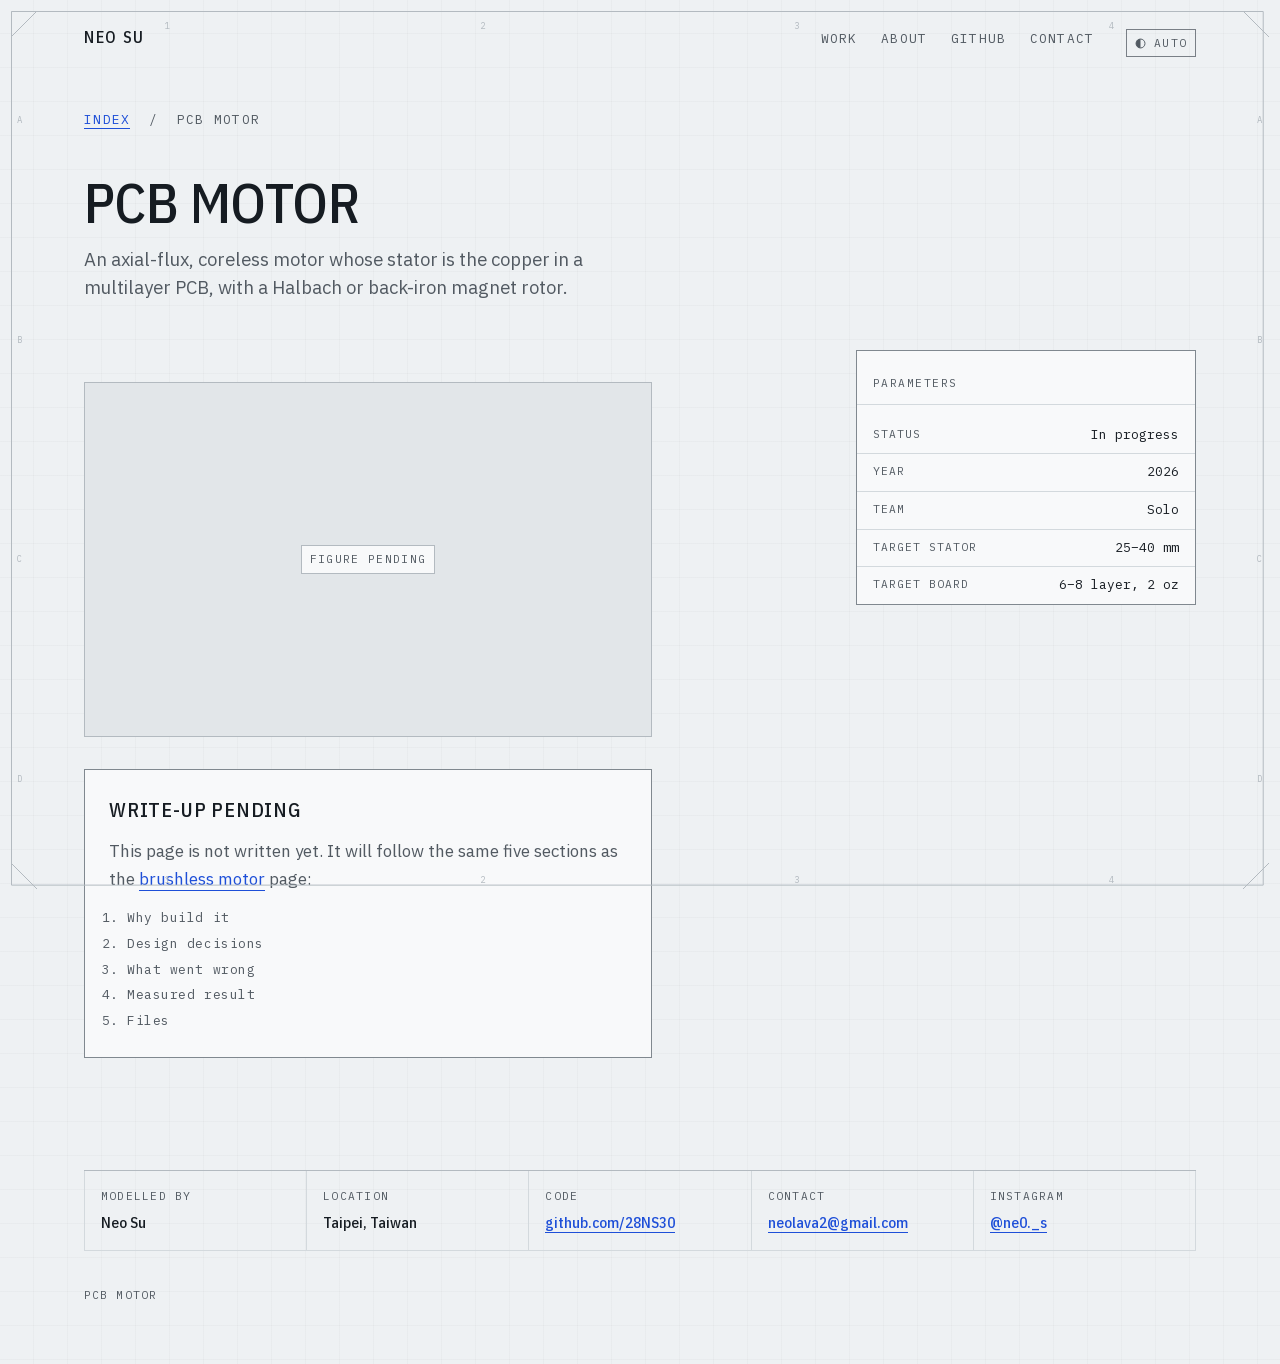
<file: p-pcb-motor.html>
<!DOCTYPE html>
<html lang="en">
<head>
<meta charset="utf-8">
<meta name="viewport" content="width=device-width, initial-scale=1">
<title>PCB motor — Neo Su</title>
<meta name="description" content="An axial-flux, coreless motor whose stator is the copper in a multilayer PCB.">
<link rel="canonical" href="https://28ns30.github.io/p-pcb-motor.html">
<meta property="og:title" content="PCB motor — Neo Su">
<meta property="og:description" content="An axial-flux, coreless motor whose stator is the copper in a multilayer PCB.">
<meta property="og:type" content="article">
<meta property="og:url" content="https://28ns30.github.io/p-pcb-motor.html">
<meta property="og:image" content="https://28ns30.github.io/assets/og.png">
<meta name="twitter:card" content="summary_large_image">
<link rel="icon" href="favicon.svg" type="image/svg+xml">
<meta name="theme-color" content="#EEF1F3" media="(prefers-color-scheme: light)">
<meta name="theme-color" content="#141816" media="(prefers-color-scheme: dark)">
<link rel="stylesheet" href="style.css">
<script>/* Applied before first paint, or the wrong palette flashes. Kept tiny and
   inline for that reason; the control itself is deferred in theme.js. */
document.documentElement.classList.add('js');
try{var t=localStorage.getItem('theme');
if(t==='light'||t==='dark')document.documentElement.setAttribute('data-theme',t);}catch(e){}</script>
<script src="theme.js" defer></script>
</head>
<body>

<a class="skip" href="#body">Skip to the write-up</a>

<svg class="sheet-frame" aria-hidden="true" focusable="false">
  <rect x="0.5" y="0.5" width="99.5%" height="99.5%" pathLength="400"></rect>
  <svg x="0"    y="0"   ><line x1="0"   y1="26"  x2="26" y2="0"  ></line></svg>
  <svg x="100%" y="0"   ><line x1="-26" y1="0"   x2="0"  y2="26" ></line></svg>
  <svg x="100%" y="100%"><line x1="-26" y1="0"   x2="0"  y2="-26"></line></svg>
  <svg x="0"    y="100%"><line x1="0"   y1="-26" x2="26" y2="0"  ></line></svg>

  <g class="sheet-frame__zones">
    <text x="12.5%" y="16">1</text><text x="37.5%" y="16">2</text>
    <text x="62.5%" y="16">3</text><text x="87.5%" y="16">4</text>
    <svg y="100%">
      <text x="12.5%" y="-8">1</text><text x="37.5%" y="-8">2</text>
      <text x="62.5%" y="-8">3</text><text x="87.5%" y="-8">4</text>
    </svg>
    <text x="9" y="12.5%">A</text><text x="9" y="37.5%">B</text>
    <text x="9" y="62.5%">C</text><text x="9" y="87.5%">D</text>
    <svg x="100%">
      <text x="-9" y="12.5%">A</text><text x="-9" y="37.5%">B</text>
      <text x="-9" y="62.5%">C</text><text x="-9" y="87.5%">D</text>
    </svg>
  </g>
</svg>

<div class="plot-progress" aria-hidden="true"></div>

<div class="wrap">

  <header class="masthead">
    <a class="masthead__id" href="index.html">Neo Su</a>
    <nav class="masthead__nav" aria-label="Primary">
      <a href="index.html">Work</a>
      <a href="about.html">About</a>
      <a href="https://github.com/28NS30">GitHub</a>
      <a href="mailto:neolava2@gmail.com">Contact</a>
    </nav>
  </header>

  <p class="crumb"><a href="index.html">Index</a> &nbsp;/&nbsp; PCB motor</p>

  <main id="body">

    <div class="proj__head">
      <h1 class="proj__title">PCB motor</h1>
      <!-- Draft standfirst. Verify against the actual build before publishing. -->
      <p class="proj__standfirst">
        An axial-flux, coreless motor whose stator is the copper in a multilayer PCB, with a Halbach or back-iron magnet rotor.
      </p>
    </div>

    <div class="proj__layout">

      <article class="prose">

        <figure>
          <div class="fig-well fig--pending"><span>Figure pending</span></div>
        </figure>

        <div class="pending-note">
          <h2>Write-up pending</h2>
          <p>
            This page is not written yet. It will follow the same five sections
            as the <a href="p-bldc.html">brushless motor</a> page:
          </p>
          <ol>
            <li>Why build it</li>
            <li>Design decisions</li>
            <li>What went wrong</li>
            <li>Measured result</li>
            <li>Files</li>
          </ol>
        </div>

      </article>

      <aside class="spec" aria-label="Parameters">
        <p class="spec__cap">Parameters</p>
        <dl>
          <div class="spec__row"><dt>Status</dt><dd>In progress</dd></div>
          <div class="spec__row"><dt>Year</dt><dd>2026</dd></div>
          <div class="spec__row"><dt>Team</dt><dd>Solo</dd></div>
          <div class="spec__row"><dt>Target stator</dt><dd>25&ndash;40 mm</dd></div>
          <div class="spec__row"><dt>Target board</dt><dd>6&ndash;8 layer, 2 oz</dd></div>
        </dl>
      </aside>

    </div>

  </main>

  <footer class="colophon">
    <dl class="colophon__grid">
      <div class="colophon__cell"><dt>Modelled by</dt><dd>Neo Su</dd></div>
      <div class="colophon__cell"><dt>Location</dt><dd>Taipei, Taiwan</dd></div>
      <div class="colophon__cell"><dt>Code</dt><dd><a href="https://github.com/28NS30">github.com/28NS30</a></dd></div>
      <div class="colophon__cell"><dt>Contact</dt><dd><a href="mailto:neolava2@gmail.com">neolava2@gmail.com</a></dd></div>
      <div class="colophon__cell"><dt>Instagram</dt><dd><a href="https://www.instagram.com/ne0._s/">@ne0._s</a></dd></div>
    </dl>
    <p class="colophon__foot">PCB motor</p>
  </footer>

</div>

</body>
</html>
</file>
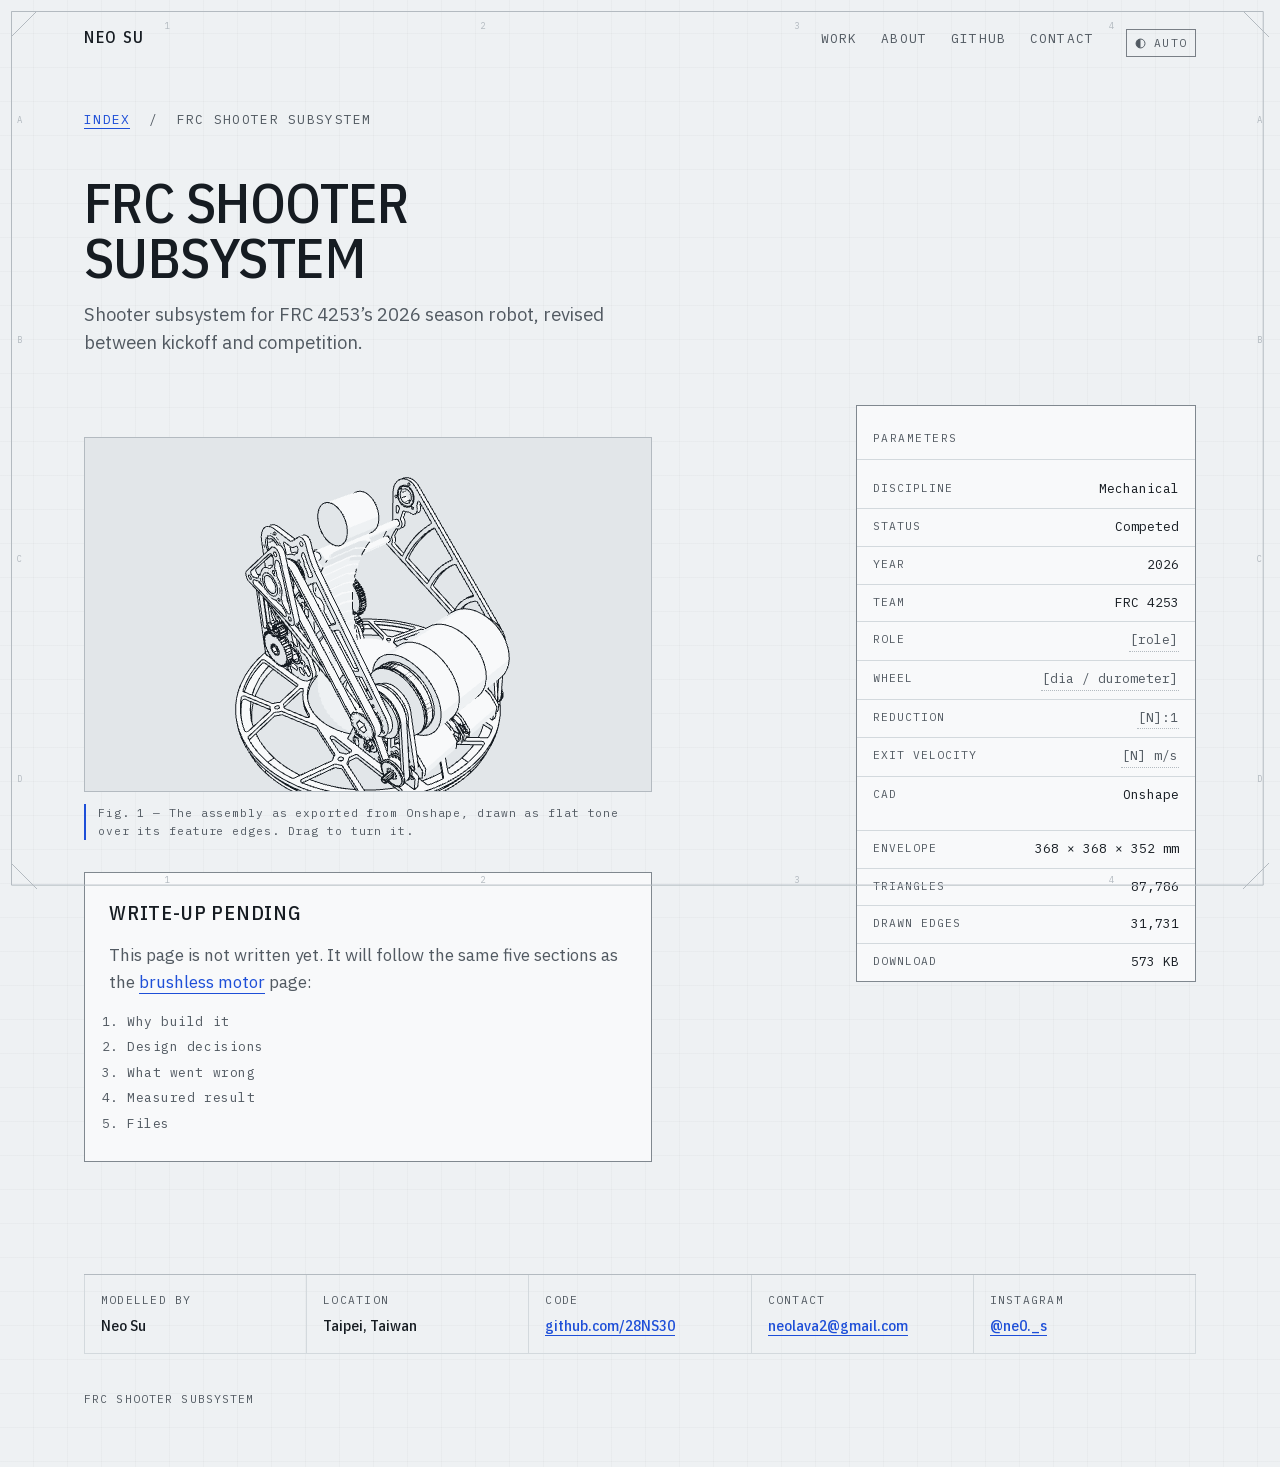
<file: p-shooter.html>
<!DOCTYPE html>
<html lang="en">
<head>
<meta charset="utf-8">
<meta name="viewport" content="width=device-width, initial-scale=1">
<title>FRC shooter subsystem — Neo Su</title>
<meta name="description" content="Shooter subsystem built for FRC team 4253's 2026 season robot.">
<link rel="canonical" href="https://28ns30.github.io/p-shooter.html">
<meta property="og:title" content="FRC shooter subsystem — Neo Su">
<meta property="og:description" content="Shooter subsystem built for FRC team 4253's 2026 season robot.">
<meta property="og:type" content="article">
<meta property="og:url" content="https://28ns30.github.io/p-shooter.html">
<meta property="og:image" content="https://28ns30.github.io/assets/og.png">
<meta name="twitter:card" content="summary_large_image">
<link rel="icon" href="favicon.svg" type="image/svg+xml">
<meta name="theme-color" content="#EEF1F3" media="(prefers-color-scheme: light)">
<meta name="theme-color" content="#141816" media="(prefers-color-scheme: dark)">
<link rel="stylesheet" href="style.css">
<script>/* Applied before first paint, or the wrong palette flashes. Kept tiny and
   inline for that reason; the control itself is deferred in theme.js. */
document.documentElement.classList.add('js');
try{var t=localStorage.getItem('theme');
if(t==='light'||t==='dark')document.documentElement.setAttribute('data-theme',t);}catch(e){}</script>
<script src="theme.js" defer></script>
</head>
<body>

<a class="skip" href="#body">Skip to the write-up</a>

<svg class="sheet-frame" aria-hidden="true" focusable="false">
  <rect x="0.5" y="0.5" width="99.5%" height="99.5%" pathLength="400"></rect>
  <svg x="0"    y="0"   ><line x1="0"   y1="26"  x2="26" y2="0"  ></line></svg>
  <svg x="100%" y="0"   ><line x1="-26" y1="0"   x2="0"  y2="26" ></line></svg>
  <svg x="100%" y="100%"><line x1="-26" y1="0"   x2="0"  y2="-26"></line></svg>
  <svg x="0"    y="100%"><line x1="0"   y1="-26" x2="26" y2="0"  ></line></svg>

  <g class="sheet-frame__zones">
    <text x="12.5%" y="16">1</text><text x="37.5%" y="16">2</text>
    <text x="62.5%" y="16">3</text><text x="87.5%" y="16">4</text>
    <svg y="100%">
      <text x="12.5%" y="-8">1</text><text x="37.5%" y="-8">2</text>
      <text x="62.5%" y="-8">3</text><text x="87.5%" y="-8">4</text>
    </svg>
    <text x="9" y="12.5%">A</text><text x="9" y="37.5%">B</text>
    <text x="9" y="62.5%">C</text><text x="9" y="87.5%">D</text>
    <svg x="100%">
      <text x="-9" y="12.5%">A</text><text x="-9" y="37.5%">B</text>
      <text x="-9" y="62.5%">C</text><text x="-9" y="87.5%">D</text>
    </svg>
  </g>
</svg>

<div class="plot-progress" aria-hidden="true"></div>

<div class="wrap">

  <header class="masthead">
    <a class="masthead__id" href="index.html">Neo Su</a>
    <nav class="masthead__nav" aria-label="Primary">
      <a href="index.html">Work</a>
      <a href="about.html">About</a>
      <a href="https://github.com/28NS30">GitHub</a>
      <a href="mailto:neolava2@gmail.com">Contact</a>
    </nav>
  </header>

  <p class="crumb"><a href="index.html">Index</a> &nbsp;/&nbsp; FRC shooter subsystem</p>

  <main id="body">

    <div class="proj__head">
      <h1 class="proj__title">FRC shooter subsystem</h1>
      <!-- Draft standfirst. Verify against the actual build before publishing. -->
      <p class="proj__standfirst">
        Shooter subsystem for FRC 4253&rsquo;s 2026 season robot, revised between kickoff and competition.
      </p>
    </div>

    <div class="proj__layout">

      <article class="prose">

        <figure>
          <!-- The canvas is hidden until the renderer has the geometry on the
               GPU. If WebGL2 is missing or the fetch fails it stays hidden and
               the pending panel below it is simply what the page shows. -->
          <div class="fig-well fig-well--part">
            <canvas class="part" hidden width="900" height="620"
                    tabindex="0" role="img"
                    aria-label="Exported CAD assembly of the FRC shooter. Drag, or use the arrow keys, to turn it."
                    data-mesh="assets/models/shooter.mesh"
                    data-mesh-view="1,1,1"
                    data-mesh-replaces="#shooter-stand-in"></canvas>
            <div id="shooter-stand-in" class="fig--pending"><span>Figure pending</span></div>
          </div>
          <figcaption>
            Fig. 1 &mdash; The assembly as exported from Onshape, drawn as flat tone
            over its feature edges. Drag to turn it.
          </figcaption>
        </figure>

        <div class="pending-note">
          <h2>Write-up pending</h2>
          <p>
            This page is not written yet. It will follow the same five sections
            as the <a href="p-bldc.html">brushless motor</a> page:
          </p>
          <ol>
            <li>Why build it</li>
            <li>Design decisions</li>
            <li>What went wrong</li>
            <li>Measured result</li>
            <li>Files</li>
          </ol>
        </div>

      </article>

      <aside class="spec" aria-label="Parameters">
        <p class="spec__cap">Parameters</p>
        <dl>
          <div class="spec__row"><dt>Discipline</dt><dd>Mechanical</dd></div>
          <div class="spec__row"><dt>Status</dt><dd>Competed</dd></div>
          <div class="spec__row"><dt>Year</dt><dd>2026</dd></div>
          <div class="spec__row"><dt>Team</dt><dd>FRC 4253</dd></div>
          <div class="spec__row"><dt>Role</dt><dd class="fill">[role]</dd></div>
          <div class="spec__row"><dt>Wheel</dt><dd class="fill">[dia / durometer]</dd></div>
          <div class="spec__row"><dt>Reduction</dt><dd class="fill">[N]:1</dd></div>
          <div class="spec__row"><dt>Exit velocity</dt><dd class="fill">[N] m/s</dd></div>
          <div class="spec__row"><dt>CAD</dt><dd>Onshape</dd></div>
        </dl>

        <!-- Filled from the mesh file itself on load, so these cannot drift
             away from what is actually being drawn. Hidden until then. -->
        <dl id="mesh-stats" hidden>
          <div class="spec__row"><dt>Envelope</dt><dd data-stat="extent"></dd></div>
          <div class="spec__row"><dt>Triangles</dt><dd data-stat="triangles"></dd></div>
          <div class="spec__row"><dt>Drawn edges</dt><dd data-stat="edges"></dd></div>
          <div class="spec__row"><dt>Download</dt><dd data-stat="bytes"></dd></div>
        </dl>
      </aside>

    </div>

  </main>

  <footer class="colophon">
    <dl class="colophon__grid">
      <div class="colophon__cell"><dt>Modelled by</dt><dd>Neo Su</dd></div>
      <div class="colophon__cell"><dt>Location</dt><dd>Taipei, Taiwan</dd></div>
      <div class="colophon__cell"><dt>Code</dt><dd><a href="https://github.com/28NS30">github.com/28NS30</a></dd></div>
      <div class="colophon__cell"><dt>Contact</dt><dd><a href="mailto:neolava2@gmail.com">neolava2@gmail.com</a></dd></div>
      <div class="colophon__cell"><dt>Instagram</dt><dd><a href="https://www.instagram.com/ne0._s/">@ne0._s</a></dd></div>
    </dl>
    <p class="colophon__foot">FRC shooter subsystem</p>
  </footer>

</div>

<script src="mesh.js" defer></script>
<script>
/* The parameters panel is filled from the mesh the page actually loaded, not
   from numbers typed in by hand — a typed triangle count is a claim that goes
   stale the first time the part is re-exported. Units are millimetres because
   that is what the STL carried; the header stores the part's own bounds in its
   original units, before the group centring and scaling used for display. */
(function () {
  var panel = document.getElementById('mesh-stats');
  if (!panel) return;
  document.addEventListener('mesh:ready', function (e) {
    var d = e.detail, mm = function (n) { return Math.round(n); };
    var v = {
      extent: mm(d.extent[0]) + ' \u00d7 ' + mm(d.extent[1]) + ' \u00d7 ' + mm(d.extent[2]) + ' mm',
      triangles: d.triangles.toLocaleString('en'),
      edges: d.edges.toLocaleString('en'),
      // what actually crosses the wire, not the inflated size
      bytes: Math.round((d.transferred || d.bytes) / 1024) + ' KB'
    };
    Object.keys(v).forEach(function (k) {
      var el = panel.querySelector('[data-stat="' + k + '"]');
      if (el) el.textContent = v[k];
    });
    panel.removeAttribute('hidden');
  });
})();
</script>
</body>
</html>
</file>
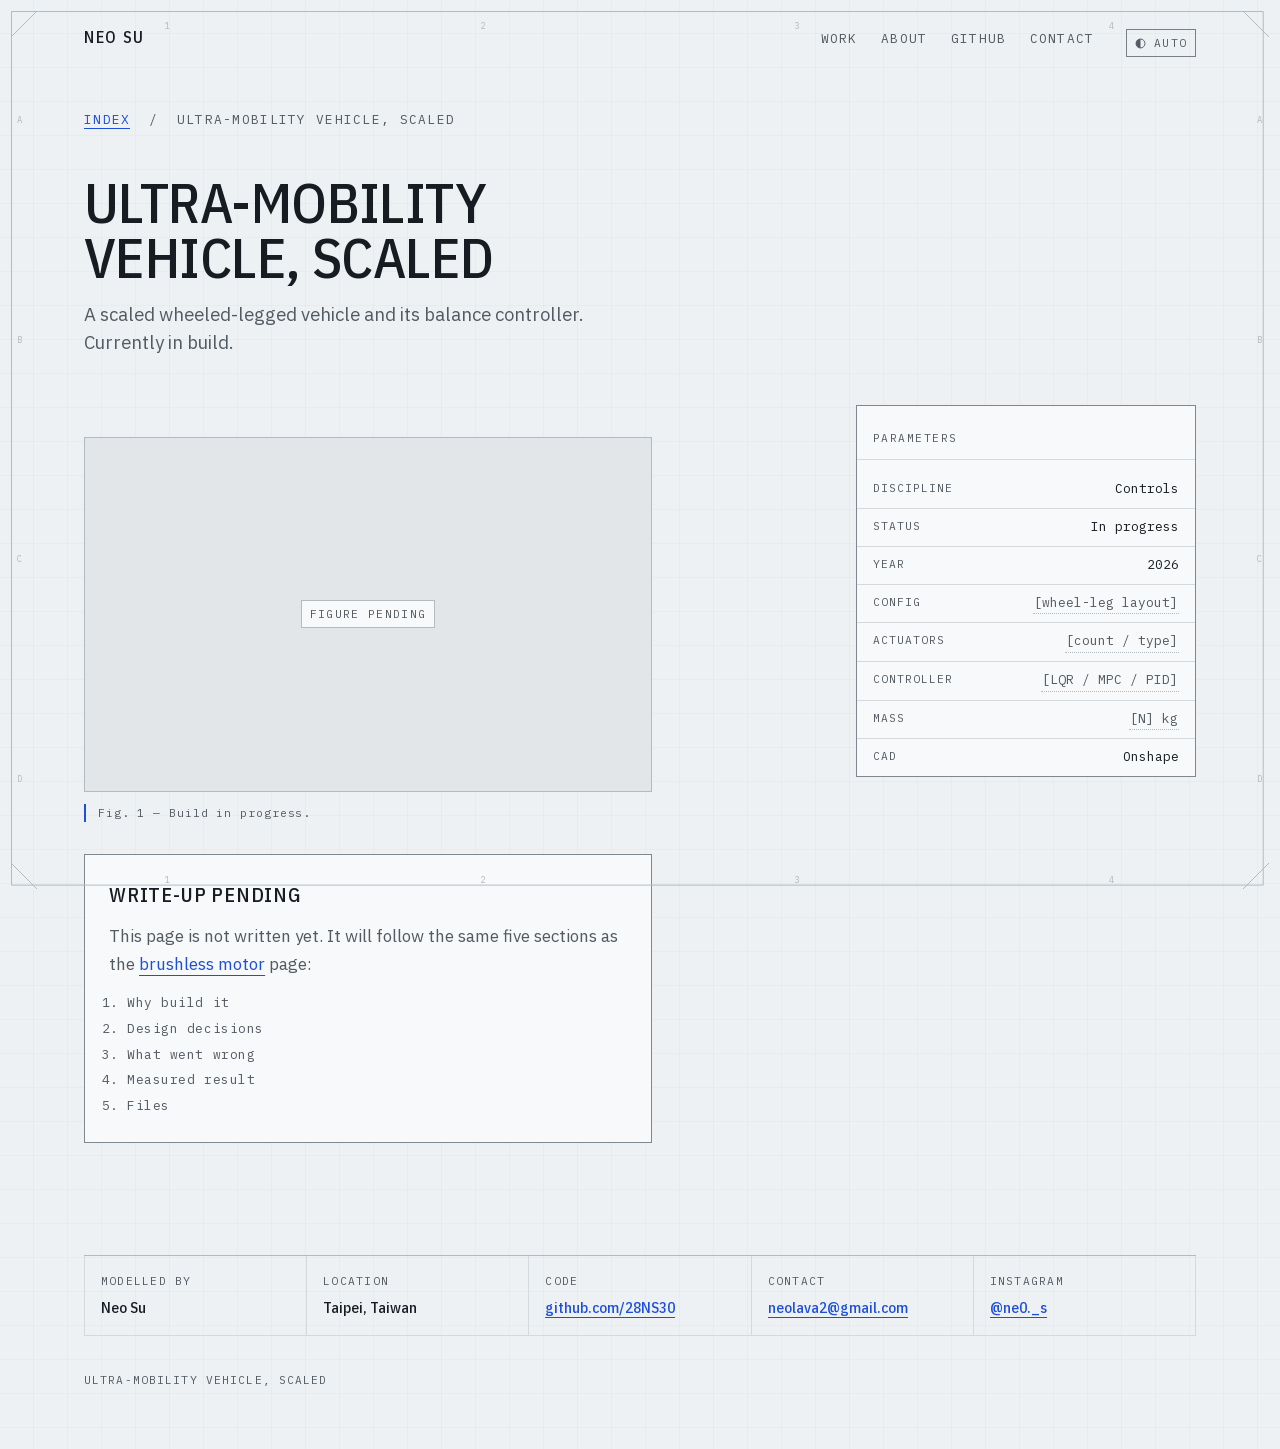
<file: p-umv.html>
<!DOCTYPE html>
<html lang="en">
<head>
<meta charset="utf-8">
<meta name="viewport" content="width=device-width, initial-scale=1">
<title>Ultra-Mobility Vehicle, scaled — Neo Su</title>
<meta name="description" content="A scaled wheeled-legged vehicle and its balance controller.">
<link rel="canonical" href="https://28ns30.github.io/p-umv.html">
<meta property="og:title" content="Ultra-Mobility Vehicle, scaled — Neo Su">
<meta property="og:description" content="A scaled wheeled-legged vehicle and its balance controller.">
<meta property="og:type" content="article">
<meta property="og:url" content="https://28ns30.github.io/p-umv.html">
<meta property="og:image" content="https://28ns30.github.io/assets/og.png">
<meta name="twitter:card" content="summary_large_image">
<link rel="icon" href="favicon.svg" type="image/svg+xml">
<meta name="theme-color" content="#EEF1F3" media="(prefers-color-scheme: light)">
<meta name="theme-color" content="#141816" media="(prefers-color-scheme: dark)">
<link rel="stylesheet" href="style.css">
<script>/* Applied before first paint, or the wrong palette flashes. Kept tiny and
   inline for that reason; the control itself is deferred in theme.js. */
document.documentElement.classList.add('js');
try{var t=localStorage.getItem('theme');
if(t==='light'||t==='dark')document.documentElement.setAttribute('data-theme',t);}catch(e){}</script>
<script src="theme.js" defer></script>
</head>
<body>

<a class="skip" href="#body">Skip to the write-up</a>

<svg class="sheet-frame" aria-hidden="true" focusable="false">
  <rect x="0.5" y="0.5" width="99.5%" height="99.5%" pathLength="400"></rect>
  <svg x="0"    y="0"   ><line x1="0"   y1="26"  x2="26" y2="0"  ></line></svg>
  <svg x="100%" y="0"   ><line x1="-26" y1="0"   x2="0"  y2="26" ></line></svg>
  <svg x="100%" y="100%"><line x1="-26" y1="0"   x2="0"  y2="-26"></line></svg>
  <svg x="0"    y="100%"><line x1="0"   y1="-26" x2="26" y2="0"  ></line></svg>

  <g class="sheet-frame__zones">
    <text x="12.5%" y="16">1</text><text x="37.5%" y="16">2</text>
    <text x="62.5%" y="16">3</text><text x="87.5%" y="16">4</text>
    <svg y="100%">
      <text x="12.5%" y="-8">1</text><text x="37.5%" y="-8">2</text>
      <text x="62.5%" y="-8">3</text><text x="87.5%" y="-8">4</text>
    </svg>
    <text x="9" y="12.5%">A</text><text x="9" y="37.5%">B</text>
    <text x="9" y="62.5%">C</text><text x="9" y="87.5%">D</text>
    <svg x="100%">
      <text x="-9" y="12.5%">A</text><text x="-9" y="37.5%">B</text>
      <text x="-9" y="62.5%">C</text><text x="-9" y="87.5%">D</text>
    </svg>
  </g>
</svg>

<div class="plot-progress" aria-hidden="true"></div>

<div class="wrap">

  <header class="masthead">
    <a class="masthead__id" href="index.html">Neo Su</a>
    <nav class="masthead__nav" aria-label="Primary">
      <a href="index.html">Work</a>
      <a href="about.html">About</a>
      <a href="https://github.com/28NS30">GitHub</a>
      <a href="mailto:neolava2@gmail.com">Contact</a>
    </nav>
  </header>

  <p class="crumb"><a href="index.html">Index</a> &nbsp;/&nbsp; Ultra-Mobility Vehicle, scaled</p>

  <main id="body">

    <div class="proj__head">
      <h1 class="proj__title">Ultra-Mobility Vehicle, scaled</h1>
      <!-- Draft standfirst. Verify against the actual build before publishing. -->
      <p class="proj__standfirst">
        A scaled wheeled-legged vehicle and its balance controller. Currently in build.
      </p>
    </div>

    <div class="proj__layout">

      <article class="prose">

        <figure>
          <div class="fig-well fig--pending"><span>Figure pending</span></div>
          <figcaption>
          Fig. 1 &mdash; Build in progress.</figcaption>
        </figure>

        <div class="pending-note">
          <h2>Write-up pending</h2>
          <p>
            This page is not written yet. It will follow the same five sections
            as the <a href="p-bldc.html">brushless motor</a> page:
          </p>
          <ol>
            <li>Why build it</li>
            <li>Design decisions</li>
            <li>What went wrong</li>
            <li>Measured result</li>
            <li>Files</li>
          </ol>
        </div>

      </article>

      <aside class="spec" aria-label="Parameters">
        <p class="spec__cap">Parameters</p>
        <dl>
          <div class="spec__row"><dt>Discipline</dt><dd>Controls</dd></div>
          <div class="spec__row"><dt>Status</dt><dd>In progress</dd></div>
          <div class="spec__row"><dt>Year</dt><dd>2026</dd></div>
          <div class="spec__row"><dt>Config</dt><dd class="fill">[wheel-leg layout]</dd></div>
          <div class="spec__row"><dt>Actuators</dt><dd class="fill">[count / type]</dd></div>
          <div class="spec__row"><dt>Controller</dt><dd class="fill">[LQR / MPC / PID]</dd></div>
          <div class="spec__row"><dt>Mass</dt><dd class="fill">[N] kg</dd></div>
          <div class="spec__row"><dt>CAD</dt><dd>Onshape</dd></div>
        </dl>
      </aside>

    </div>

  </main>

  <footer class="colophon">
    <dl class="colophon__grid">
      <div class="colophon__cell"><dt>Modelled by</dt><dd>Neo Su</dd></div>
      <div class="colophon__cell"><dt>Location</dt><dd>Taipei, Taiwan</dd></div>
      <div class="colophon__cell"><dt>Code</dt><dd><a href="https://github.com/28NS30">github.com/28NS30</a></dd></div>
      <div class="colophon__cell"><dt>Contact</dt><dd><a href="mailto:neolava2@gmail.com">neolava2@gmail.com</a></dd></div>
      <div class="colophon__cell"><dt>Instagram</dt><dd><a href="https://www.instagram.com/ne0._s/">@ne0._s</a></dd></div>
    </dl>
    <p class="colophon__foot">Ultra-Mobility Vehicle, scaled</p>
  </footer>

</div>

</body>
</html>
</file>
<file: style.css>
/* ============================================================
   PORTFOLIO — drafting sheet system
   Palette derives from drafting film + CAD sketch conventions.
   One superfamily (IBM Plex) at three widths, as a drawing uses
   one lettering standard at several sizes.
   ============================================================ */

/* ---------- type, self-hosted ----------
   IBM Plex, SIL Open Font License 1.1 (see assets/fonts/LICENSE.md).
   Latin subset only, which is everything this site sets. Plex Sans ships as a
   single variable file covering 100-700; the condensed and mono cuts are static.
   Four files, 84 KB, no third-party request.

   Each static file is declared at its own weight. They were all declared at
   300, and with two Condensed files at one weight the later wins: every
   heading, card title and graph name was set in the 600 cut, semibold, whatever
   the rules asked for. Headings now ask for 500, the lightest cut there is. */
@font-face{
  font-family: "IBM Plex Sans";
  src: url("assets/fonts/ibm-plex-sans-var.woff2") format("woff2-variations"),
       url("assets/fonts/ibm-plex-sans-var.woff2") format("woff2");
  font-weight: 100 700;
  font-style: normal;
  font-display: swap;
  unicode-range: U+0000-00FF, U+0131, U+0152-0153, U+02BB-02BC, U+02C6, U+02DA, U+02DC, U+0304, U+0308, U+0329, U+2000-206F, U+20AC, U+2122, U+2191, U+2193, U+2212, U+2215, U+FEFF, U+FFFD;
}
@font-face{
  font-family: "IBM Plex Sans Condensed";
  src: url("assets/fonts/ibm-plex-sans-condensed-500.woff2") format("woff2");
  font-weight: 500;
  font-style: normal;
  font-display: swap;
  unicode-range: U+0000-00FF, U+0131, U+0152-0153, U+02BB-02BC, U+02C6, U+02DA, U+02DC, U+0304, U+0308, U+0329, U+2000-206F, U+20AC, U+2122, U+2191, U+2193, U+2212, U+2215, U+FEFF, U+FFFD;
}
@font-face{
  font-family: "IBM Plex Sans Condensed";
  src: url("assets/fonts/ibm-plex-sans-condensed-600.woff2") format("woff2");
  font-weight: 600;
  font-style: normal;
  font-display: swap;
  unicode-range: U+0000-00FF, U+0131, U+0152-0153, U+02BB-02BC, U+02C6, U+02DA, U+02DC, U+0304, U+0308, U+0329, U+2000-206F, U+20AC, U+2122, U+2191, U+2193, U+2212, U+2215, U+FEFF, U+FFFD;
}
@font-face{
  font-family: "IBM Plex Mono";
  src: url("assets/fonts/ibm-plex-mono-400.woff2") format("woff2");
  font-weight: 400;
  font-style: normal;
  font-display: swap;
  unicode-range: U+0000-00FF, U+0131, U+0152-0153, U+02BB-02BC, U+02C6, U+02DA, U+02DC, U+0304, U+0308, U+0329, U+2000-206F, U+20AC, U+2122, U+2191, U+2193, U+2212, U+2215, U+FEFF, U+FFFD;
}

* {
  scrollbar-width: none;
}
*::-webkit-scrollbar {
  scrollbar-width: none;
}


:root{
  /* ---------- palette ----------
     Every colour that changes with the theme is authored exactly once here, as
     an --l-* / --d-* pair. The rules below only ever MAP one set onto the live
     token names, so adding or changing a colour is a one-line edit and the two
     themes cannot drift apart.

     --l- is drafting vellum and CAD sketch convention: a light, cool grey
     field, blue-black ink, one annotation blue, one hazard yellow. Cards sit a
     touch lighter than the sheet, not darker: the layered mid-greys read as fog.
     --d- is not an inversion. The film becomes the dark field of a CAD viewport
     and the ink becomes the drawn line, which is how the drawing reads at
     night. The accent lifts because the deep blue is unreadable on a dark
     ground. Every text pair measures past WCAG AA in both. */
  --l-film:           #EEF1F3;
  --d-film:           #141816;
  --l-film-2:         #F8F9FA;
  --d-film-2:         #1B211E;
  --l-film-3:         #E2E6E9;
  --d-film-3:         #222925;
  --l-ink:            #161C22;
  --d-ink:            #E4E8E3;
  --l-graphite:       #525A62;
  --d-graphite:       #9FA9A2;
  --l-rule:           #B3BAC0;
  --d-rule:           #3A423D;
  --l-rule-soft:      #D3D9DD;
  --d-rule-soft:      #2A312D;
  /* the outline of a card or a control, where that line is its only edge:
     3.17:1 on the film and 3.41:1 on a card in light, 3.51 / 3.21 in dark */
  --l-edge:           #80888F;
  --d-edge:           #68706B;
  /* section hatching in an empty figure well: a texture, not a pattern;
     dark keeps the rule-soft it had */
  --l-hatch:          #D9DEE2;
  --d-hatch:          #2A312D;
  --l-construct:      #1E4FD8;
  --d-construct:      #7BA0FF;
  --l-construct-tint: rgba(30, 79, 216, .07);
  --d-construct-tint: rgba(123, 160, 255, .10);
  --l-pole-n:         #1E4FD8;
  --d-pole-n:         #7BA0FF;
  --l-pole-s:         #9C3822;
  --d-pole-s:         #E1795C;
  --l-pole-n-tint:    rgba(30, 79, 216, .18);
  --d-pole-n-tint:    rgba(123, 160, 255, .22);
  --l-pole-s-tint:    rgba(156, 56, 34, .18);
  --d-pole-s-tint:    rgba(225, 121, 92, .22);
  --l-hazard:         #D99B0B;
  --d-hazard:         #E0AC38;
  /* hazard as a line, not a fill: #D99B0B is 1.98:1 on the light film, too
     faint to follow as a stroke; this darker cut of it is 3.46:1 */
  --l-hazard-line:    #9E740F;
  --d-hazard-line:    #E0AC38;
  --l-grid-line:      rgba(22, 28, 34, .022);
  --d-grid-line:      rgba(228, 232, 227, .035);

  /* the live tokens; light is the default and the rules below override it */
  --film:           var(--l-film);
  --film-2:         var(--l-film-2);
  --film-3:         var(--l-film-3);
  --ink:            var(--l-ink);
  --graphite:       var(--l-graphite);
  --rule:           var(--l-rule);
  --rule-soft:      var(--l-rule-soft);
  --edge:           var(--l-edge);
  --hatch:          var(--l-hatch);
  --construct:      var(--l-construct);
  --construct-tint: var(--l-construct-tint);
  --pole-n:         var(--l-pole-n);
  --pole-s:         var(--l-pole-s);
  --pole-n-tint:    var(--l-pole-n-tint);
  --pole-s-tint:    var(--l-pole-s-tint);
  --hazard:         var(--l-hazard);
  --hazard-line:    var(--l-hazard-line);
  --grid-line:      var(--l-grid-line);

  color-scheme: light dark;

  /* --- type --- */
  --sans:  "IBM Plex Sans", system-ui, sans-serif;
  --cond:  "IBM Plex Sans Condensed", "IBM Plex Sans", system-ui, sans-serif;
  --mono:  "IBM Plex Mono", ui-monospace, monospace;

  /* One scale, each step visibly different from its neighbours. --t-meta and
     --t-micro used to sit 2% apart, which is two tokens doing one job; they
     are now 14% apart. --t-h3 was 8% above body, too close for a card title
     to read as a heading, and is now 18% above it. */
  /* Sized for a project name, not a statement. The old 6.5rem billboard read as
     a slogan whatever words went in it. */
  --t-hero:  clamp(2rem, 4.6vw, 3.5rem);
  --t-h2:    clamp(1.35rem, 2.6vw, 1.9rem);
  --t-h3:    1.25rem;
  --t-body:  1.0625rem;
  --t-meta:  0.8rem;
  --t-micro: 0.7rem;

  /* ---------- spacing scale ----------
     Was sixteen ad-hoc multipliers of an 8px unit, including 6/7/9/10px and
     16/18/20px — distinctions no eye resolves. Nine steps, each a clear
     increment on the last, so a new component has an obvious value to reach
     for instead of a new fraction. */
  --sp-3xs: 4px;
  --sp-2xs: 8px;
  --sp-xs:  12px;
  --sp-s:   16px;
  --sp-m:   24px;
  --sp-l:   32px;
  --sp-xl:  48px;
  --sp-2xl: 64px;

  /* rhythm */
  --gut: clamp(20px, 5vw, 68px);
  --maxw: 1240px;
  /* Reading measure, ~66 characters. Held in rem rather than ch for two
     reasons: ch is the width of "0" (10.2px in Plex Sans against an 8.6px
     average character, so 68ch silently bought 81 characters), and ch is
     relative to each element's own size, so a standfirst and the body copy
     below it resolved to different widths and misaligned by 21px. */
  --readw: 35.5rem;

  /* ---------- motion ----------
     Four verbs and no fifth: draw (stroke-dashoffset), wipe (clip-path),
     step (discrete keyframes), turn (rotation at a true ratio). Nothing fades
     in — content arrives the way a plotter lays it down. */
  --ease-plot: cubic-bezier(.65, 0, .35, 1);
  --t-draw: .9s;    /* a line being drawn */
  --t-wipe: .55s;   /* a block being laid down */
  
  /* Text animation timing.
     NOTE the duration is --t-tap, not --t-micro. --t-micro is the smallest step
     of the TYPE scale (0.7rem) and is set above; redeclaring it as a duration
     made every one of its 24 font-size uses invalid at computed-value time, so
     each of those labels silently inherited its parent size instead. */
  --t-text-in: .6s;   /* text reveal */
  --t-tap:     .18s;  /* microinteraction duration */

  /* One six-step electrical cycle of the hero motor. The rotor period is seven
     times this, because fourteen poles is seven pole pairs. */
  --t-commutate: 1.2s;
  --t-rotor: 8.4s;
}

/* ---------- text animations ----------
   Text is wiped on left to right, the way the cards are, never faded or slid:
   those were the one motion this system does not use. Filled backwards only,
   so the text is hidden for its delay and carries no clip once it has landed.
   These respect prefers-reduced-motion. */
@keyframes text-in{
  from{ clip-path: inset(0 100% 0 0); }
  to{ clip-path: inset(0 0 0 0); }
}

/* ---------- choosing the theme ----------
   Three states. With no stored choice the system preference decides, which is
   also exactly what a reader with scripting off gets. An explicit choice is an
   attribute on <html>, set by a blocking snippet in <head> so the correct
   palette is in place for the first paint and nothing flashes.

   The :not() matters: without it, a reader who has chosen LIGHT on a machine
   set to dark would still get the dark palette from this media query. */
@media (prefers-color-scheme: dark){
  :root:not([data-theme="light"]){
    color-scheme: dark;
    --film:           var(--d-film);
    --film-2:         var(--d-film-2);
    --film-3:         var(--d-film-3);
    --ink:            var(--d-ink);
    --graphite:       var(--d-graphite);
    --rule:           var(--d-rule);
    --rule-soft:      var(--d-rule-soft);
    --edge:           var(--d-edge);
    --hatch:          var(--d-hatch);
    --construct:      var(--d-construct);
    --construct-tint: var(--d-construct-tint);
    --pole-n:         var(--d-pole-n);
    --pole-s:         var(--d-pole-s);
    --pole-n-tint:    var(--d-pole-n-tint);
    --pole-s-tint:    var(--d-pole-s-tint);
    --hazard:         var(--d-hazard);
    --hazard-line:    var(--d-hazard-line);
    --grid-line:      var(--d-grid-line);
  }
}

/* An explicit choice outranks the system, on any machine. */
:root[data-theme="dark"]{
  color-scheme: dark;
    --film:           var(--d-film);
    --film-2:         var(--d-film-2);
    --film-3:         var(--d-film-3);
    --ink:            var(--d-ink);
    --graphite:       var(--d-graphite);
    --rule:           var(--d-rule);
    --rule-soft:      var(--d-rule-soft);
    --edge:           var(--d-edge);
    --hatch:          var(--d-hatch);
    --construct:      var(--d-construct);
    --construct-tint: var(--d-construct-tint);
    --pole-n:         var(--d-pole-n);
    --pole-s:         var(--d-pole-s);
    --pole-n-tint:    var(--d-pole-n-tint);
    --pole-s-tint:    var(--d-pole-s-tint);
    --hazard:         var(--d-hazard);
    --hazard-line:    var(--d-hazard-line);
    --grid-line:      var(--d-grid-line);
}
:root[data-theme="light"]{ color-scheme: light; }

*, *::before, *::after{ box-sizing: border-box; }

/* The hidden attribute must win. Several components here set an explicit
   display (.stator is display:block), which silently beats [hidden]'s UA
   display:none — so a hidden fallback kept rendering underneath its
   replacement. */
[hidden]{ display: none !important; }

html{ -webkit-text-size-adjust: 100%; }

body{
  margin: 0;
  color: var(--ink);
  /* drafting graticule over the film field */
  background-color: var(--film);
  background-image:
    linear-gradient(to right,  var(--grid-line) 1px, transparent 1px),
    linear-gradient(to bottom, var(--grid-line) 1px, transparent 1px);
  background-size: 34px 34px;
  background-position: -1px -1px;
  font-family: var(--sans);
  font-size: var(--t-body);
  line-height: 1.62;
  font-feature-settings: "kern" 1;
  -webkit-font-smoothing: antialiased;
}

/* ---------- sheet frame (signature) ---------- */
.sheet-frame{
  position: fixed;
  inset: 11px;
  /* An <svg> with auto width/height falls back to its intrinsic 300x150 even
     when all four insets are set, so the frame must be sized explicitly. */
  width: calc(100% - 22px);
  height: calc(100% - 22px);
  pointer-events: none;
  z-index: 40;
}
.sheet-frame rect{
  fill: none;
  stroke: var(--rule);
  stroke-width: 1;
  vector-effect: non-scaling-stroke;
  stroke-dasharray: 400;
  stroke-dashoffset: 400;
  animation: plot 1.5s cubic-bezier(.65,0,.35,1) forwards;
}
/* corner registration ticks: nested <svg> so each corner can be placed
   with a percentage origin and drawn in local units */
.sheet-frame svg{ overflow: visible; }
.sheet-frame line{
  stroke: var(--rule);
  stroke-width: 1;
  vector-effect: non-scaling-stroke;
  opacity: 0;
  animation: ink .4s step-end 1.2s forwards;
}
@keyframes plot{ to{ stroke-dashoffset: 0; } }
@keyframes ink{ to{ opacity: 1; } }

/* Zone markers, as on a real drawing border: columns 1-4, rows A-D. They give
   the frame the density of a sheet and a coordinate system to refer to. */
.sheet-frame__zones text{
  fill: var(--rule);
  font-family: var(--mono);
  font-size: 9px;
  letter-spacing: .08em;
  text-anchor: middle;
  dominant-baseline: middle;
  opacity: 0;
  animation: ink .4s step-end 1.35s forwards;
}

/* Scroll position, drawn as a dimension down the right edge. Pure chrome, so it
   only exists where scroll-driven timelines do; nothing else depends on it. */
.plot-progress{ display: none; }
@supports (animation-timeline: scroll()){
  .plot-progress{
    display: block;
    position: fixed;
    top: 11px;
    right: 5px;
    width: 1px;
    height: calc(100% - 22px);
    background: var(--construct);
    transform: scaleY(0);
    transform-origin: top center;
    pointer-events: none;
    z-index: 41;
    animation: draw-y linear both;
    animation-timeline: scroll(root block);
  }
  @keyframes draw-y{ from{ transform: scaleY(0); } to{ transform: scaleY(1); } }
}

/* Navigating between sheets wipes rather than cross-fades — the browser's
   default transition is a fade, which is the one verb this system does not use. */
@view-transition{ navigation: auto; }
::view-transition-old(root){ animation: none; }
::view-transition-new(root){ animation: wipe-in .34s var(--ease-plot); }

/* ---------- layout ---------- */
.wrap{
  max-width: var(--maxw);
  margin: 0 auto;
  padding-inline: var(--gut);
}

/* ---------- masthead ---------- */
.masthead{
  display: flex;
  align-items: baseline;
  justify-content: space-between;
  gap: var(--gut);
  padding-block: var(--sp-m) var(--sp-s);
  flex-wrap: wrap;
}
.masthead__id{
  font-family: var(--cond);
  font-size: 1.02rem;
  font-weight: 500;
  letter-spacing: .1em;
  text-transform: uppercase;
  text-decoration: none;
  color: var(--ink);
}
.masthead__nav{
  display: flex;
  gap: var(--sp-m);
  font-family: var(--mono);
  font-size: var(--t-meta);
  letter-spacing: .09em;
  text-transform: uppercase;
}
.masthead__nav a{
  color: var(--graphite);
  text-decoration: none;
  padding-bottom: 2px;
  border-bottom: 1px solid transparent;
  transition: color var(--t-tap) ease, border-color var(--t-tap) ease;
  position: relative;
}
.masthead__nav a:hover,
.masthead__nav a[aria-current="page"]{
  color: var(--ink);
  border-bottom-color: var(--construct);
}

/* ---------- hero ----------
   A drafting plate: label bar across the top, then statement and drawing
   starting on the same line. The eyebrow spans both columns so the thesis and
   the figure share a top edge instead of the drawing floating mid-column. */
.hero{
  /* Fixed steps, not viewport height: an 8vh bottom pad grew to 136px of dead
     space on tall screens while every other gap stayed put. 48px bottom meets
     the section's own 48px top, so hero-to-section reads exactly like
     section-to-section. */
  padding-block: var(--sp-l) var(--sp-xl);
  display: grid;
  grid-template-columns: minmax(0, 1fr) clamp(240px, 34vw, 460px);
  grid-template-areas:
    "eyebrow eyebrow"
    "text    fig"
    "rig     rig"
    "dim     dim";
  column-gap: clamp(28px, 5vw, 76px);
  align-items: start;
}
.eyebrow{ grid-area: eyebrow; }


/* The hero leads with the current build rather than a statement about the work.
   It is the title block again, at plate scale: kicker, drawing title, one line
   of description, then the same four-cell grid the index cards carry. */


/* .tb__grid sets margin:0 and is declared later at equal specificity, so this
   needs the extra class to win. */


/* The drawing beside the title is the brushless motor, not the featured build. Label it, so it
   reads as a second entry into the index rather than a picture of the UMV. */


.stator{ width: 100%; height: auto; overflow: visible; display: block; }
.stator circle, .stator path{ fill: none; vector-effect: non-scaling-stroke; }
/* Line weights follow drawing convention: object lines heaviest, hidden and
   construction lines lighter. At 340px the earlier 1px strokes washed out
   against a 104px thesis, so the hierarchy is widened rather than uniformly
   darkened — the iron still reads as the subject. */
.stator__rotor circle{ stroke: var(--rule); stroke-width: 1.2; }
.stator__mag path{ fill: var(--film-3); stroke: var(--rule); stroke-width: 1.2; }
.stator__iron circle, .stator__iron path{ stroke: var(--ink); stroke-width: 1.7; }
.stator__dim line{ stroke: var(--construct); stroke-width: 1.1; }
.stator__dim text{
  fill: var(--construct);
  font-family: var(--mono);
  font-size: 17px;
  letter-spacing: .05em;
}

/* No entry animation on the drawing itself. It previously wiped in from
   clip-path: circle(0%), which meant the single most important element on the
   site had an invisible start state — anything that stalled or paused that
   animation (a background tab at load, an early false intersection) left the
   hero blank. The drawing is simply present; the motion is the motor running. */

/* ---------- live 12N14P commutation ----------
   Twelve teeth in a dLRK pattern: adjacent pairs share a phase (A a B b C c,
   twice around). Six-step trapezoidal commutation energises two of the three
   phases at any instant and leaves the third floating:

     1 A+B-   2 A+C-   3 B+C-   4 B+A-   5 C+A-   6 C+B-

   so A floats in steps 3 and 6, B in 2 and 5, C in 1 and 4. Each keyframe pair
   sits 0.01% apart, which switches in about a tenth of a millisecond — a step,
   not a crossfade.

   The rotor turns once per SEVEN electrical cycles, because fourteen poles is
   seven pole pairs. That ratio is the whole reason an outrunner makes torque at
   low speed, and it is why --t-rotor is 7 x --t-commutate. */
.stator__iron .ph{
  fill: var(--construct);
  fill-opacity: 0;
  stroke: var(--ink);
}
/* ---------- the motor is the hero object ----------
   Grab the rotor and it follows the cursor; the commutation follows rotor
   position, which is exactly how a sensored brushless motor works — Hall
   sensors report where the rotor is and the controller energises whichever
   phases make torque there. Turning it makes you the position sensor. */
/* No grab affordance on the index: there the stator is only the no-WebGL
   fallback. On p-bldc.html, where the motor is the subject, .fig-well--motor
   restores it. */
.fig-well--motor .stator{ cursor: grab; touch-action: none; }
.fig-well--motor .stator:active{ cursor: grabbing; }
.stator:focus-visible{ outline: 2px solid var(--construct); outline-offset: 6px; }

/* Rotor magnets: fourteen poles, alternating. The letters counter-rotate in
   script so they stay upright as the rotor turns. */
.stator__mag path[data-pole="n"]{ fill: var(--pole-n-tint); stroke: var(--pole-n); }
.stator__mag path[data-pole="s"]{ fill: var(--pole-s-tint); stroke: var(--pole-s); }
.stator__poles text{
  font-family: var(--mono);
  font-size: 15px;
  text-anchor: middle;
  dominant-baseline: middle;
  stroke: none;
}
.stator__poles text[data-pole="n"]{ fill: var(--pole-n); }
.stator__poles text[data-pole="s"]{ fill: var(--pole-s); }

/* Energised teeth take the pole their current produces. Set from script. */
.stator .ph[data-pole="n"]{ stroke: var(--pole-n); fill: var(--pole-n-tint); fill-opacity: 1; }
.stator .ph[data-pole="s"]{ stroke: var(--pole-s); fill: var(--pole-s-tint); fill-opacity: 1; }

.mtr__readout{
  display: grid;
  grid-template-columns: repeat(4, 1fr);
  gap: 1px;
  margin: var(--sp-s) 0 0;
  background: var(--rule-soft);
  border: 1px solid var(--rule-soft);
}
.mtr__readout[hidden]{ display: none; }
.mtr__cell{ background: var(--film-2); padding: var(--sp-2xs) var(--sp-xs); margin: 0; }
.mtr__cell dt{
  font-family: var(--mono);
  font-size: var(--t-micro);
  letter-spacing: .11em;
  text-transform: uppercase;
  color: var(--graphite);
  margin-bottom: var(--sp-3xs);
}
.mtr__cell dd{
  margin: 0;
  font-family: var(--mono);
  font-size: var(--t-meta);
  font-variant-numeric: tabular-nums;
}

/* Scoped to the hero. The index card's motor uses the same phase classes but is
   a still drawing — it holds step 1 (A+ B-), set below. */
.stator .ph--a{ animation: ph-a var(--t-commutate) infinite; }
.stator .ph--b{ animation: ph-b var(--t-commutate) infinite; }
.stator .ph--c{ animation: ph-c var(--t-commutate) infinite; }

/* When the balance rig is live it drives the motor from the loop's real wheel
   speed and commanded force, so the free-running CSS loop stands down. Without
   the rig — no JS, reduced motion — the CSS loop above still runs. */
.stator.is-driven .ph,
.stator.is-driven .stator__rotor,
.stator.is-driven .stator__mag{ animation: none; }

@keyframes ph-a{
  0%,     33.32%  { stroke: var(--construct); fill-opacity: .16; }
  33.33%, 49.99%  { stroke: var(--ink);       fill-opacity: 0; }
  50%,    83.32%  { stroke: var(--construct); fill-opacity: .16; }
  83.33%, 100%    { stroke: var(--ink);       fill-opacity: 0; }
}
@keyframes ph-b{
  0%,     16.65%  { stroke: var(--construct); fill-opacity: .16; }
  16.66%, 33.32%  { stroke: var(--ink);       fill-opacity: 0; }
  33.33%, 66.65%  { stroke: var(--construct); fill-opacity: .16; }
  66.66%, 83.32%  { stroke: var(--ink);       fill-opacity: 0; }
  83.33%, 100%    { stroke: var(--construct); fill-opacity: .16; }
}
@keyframes ph-c{
  0%,     16.65%  { stroke: var(--ink);       fill-opacity: 0; }
  16.66%, 49.99%  { stroke: var(--construct); fill-opacity: .16; }
  50%,    66.65%  { stroke: var(--ink);       fill-opacity: 0; }
  66.66%, 100%    { stroke: var(--construct); fill-opacity: .16; }
}

.stator__rotor, .stator__mag{
  transform-box: view-box;
  transform-origin: 200px 200px;
}
.stator__rotor,
.stator__mag{
  animation: rotor var(--t-rotor) linear infinite;
}
@keyframes rotor{ to{ transform: rotate(360deg); } }

/* Script's only power over this drawing: stopping the moving parts when nobody
   can see them. Scoped to the groups that turn — never the host element, so a
   pause can never affect whether the drawing is visible. */
.stator.is-paused .stator__rotor,
.stator.is-paused .stator__mag,
.stator.is-paused .ph{ animation-play-state: paused; }

.eyebrow{
  font-family: var(--mono);
  font-size: var(--t-meta);
  letter-spacing: .12em;
  text-transform: uppercase;
  color: var(--graphite);
  margin: 0 0 var(--sp-m);
  animation: text-in var(--t-text-in) var(--ease-plot) backwards;
}

/* Dimension line — annotation layer, drawn once. Label above its line, as on a
   drawing. It spans the full text column deliberately: a dimension that stops
   short of the thing it measures is decoration, not annotation. */
.dim{
  grid-area: dim;
  margin-top: var(--sp-xl);
  display: flex;
  flex-direction: column;
  align-items: stretch;
  gap: var(--sp-3xs);
  color: var(--construct);
  animation: text-in .6s var(--ease-plot) .35s backwards;
}
.dim__bar{
  width: 100%;
  height: 7px;
  border-left: 1px solid currentColor;
  border-right: 1px solid currentColor;
  position: relative;
}
.dim__bar::after{
  content: "";
  position: absolute;
  inset-block: 3px auto;
  inset-inline: 0;
  border-top: 1px solid currentColor;
}
.dim__label{
  align-self: flex-start;
  font-family: var(--mono);
  font-size: var(--t-micro);
  letter-spacing: .1em;
  text-transform: uppercase;
  white-space: nowrap;
}


/* ---------- section heads ---------- */
.sec{ padding-block: var(--sp-xl); }

.sec__head{
  display: flex;
  align-items: baseline;
  gap: var(--sp-s);
  padding-bottom: var(--sp-xs);
  border-bottom: 1px solid var(--rule);
  margin-bottom: var(--sp-l);
}
.sec__mark{
  font-family: var(--mono);
  font-size: var(--t-meta);
  color: var(--construct);
  letter-spacing: .08em;
}
.sec__title{
  font-family: var(--cond);
  font-size: var(--t-h2);
  font-weight: 500;
  letter-spacing: .04em;
  text-transform: uppercase;
  margin: 0;
  animation: text-in .6s var(--ease-plot) .15s backwards;
}
.sec__count{
  margin-left: auto;
  font-family: var(--mono);
  font-size: var(--t-micro);
  color: var(--graphite);
  letter-spacing: .1em;
}

/* ---------- drawing index ---------- */
.index{
  display: grid;
  /* 300px keeps a card's half-width cell wide enough for its longest label
     ("TARGET STATOR") and a status chip on one line, so the cards in a row end
     level; min() keeps one card inside the narrowest screen */
  grid-template-columns: repeat(auto-fill, minmax(min(300px, 100%), 1fr));
  gap: var(--sp-m);
}

.dwg{
  position: relative;
  display: flex;
  flex-direction: column;
  color: inherit;
  border: 1px solid var(--edge);
  background: var(--film-2);
  transition: border-color var(--t-tap) ease;
}
/* hover is the ink edge alone: a lift is not one of the four motion verbs */
.dwg:hover{ border-color: var(--ink); }
.dwg:focus-within{ border-color: var(--ink); }

/* The anchor sits on the title, not the whole card: a screen reader announces
   "Cycloidal gearbox", not the card's entire text. The overlay restores the
   whole card as a click target without putting it in the link name. */
.tb__name a{
  color: inherit;
  text-decoration: none;
}
.tb__name a::after{
  content: "";
  position: absolute;
  inset: 0;
}

.dwg__fig{
  aspect-ratio: 4 / 3;
  background: var(--film-3);
  display: grid;
  place-items: center;
  overflow: hidden;
  border-bottom: 1px solid var(--rule-soft);
}
.dwg__fig img{ width: 100%; height: 100%; object-fit: cover; display: block; }

/* empty state: reads as a section cut, not as breakage */
.fig--pending{
  background-image: repeating-linear-gradient(
    45deg, transparent 0 calc(var(--sp-2xs) - 1px), var(--hatch) calc(var(--sp-2xs) - 1px) var(--sp-2xs)
  );
}
.fig--pending span{
  font-family: var(--mono);
  font-size: var(--t-micro);
  letter-spacing: .12em;
  text-transform: uppercase;
  color: var(--graphite);
  background: var(--film-2);
  padding: var(--sp-3xs) var(--sp-2xs);
  border: 1px solid var(--rule);
}

/* ---------- the Work page: grid or graph ----------
   One section, two views of it: the project cards, and the graph of how they
   connect. The switch is a pair of pressed-state buttons in the section head,
   set like two title-block cells; tree.js shows it. With no script it stays
   hidden and both views stand, the graph under its own heading. */
.work .sec__head{ flex-wrap: wrap; row-gap: var(--sp-2xs); }
.view{
  display: inline-flex;
  align-self: center;
  border: 1px solid var(--edge);
}
.view__btn{
  min-height: var(--sp-l);
  margin: 0;
  padding: 0 var(--sp-xs);
  border: 0;
  background: var(--film-2);
  color: var(--graphite);
  font-family: var(--mono);
  font-size: var(--t-micro);
  letter-spacing: .1em;
  text-transform: uppercase;
  cursor: pointer;
  transition: color var(--t-tap) ease, background-color var(--t-tap) ease;
}
.view__btn + .view__btn{ border-left: 1px solid var(--rule); }
.view__btn:hover{ color: var(--ink); }
.view__btn[aria-pressed="true"]{ background: var(--ink); color: var(--film); cursor: default; }
.view__btn:focus-visible{ outline-offset: 2px; }

/* one view at a time only once the switch exists (.has-view): if tree.js
   never runs, both views stand, as they do with no script at all */
.work.has-view:not(.is-graph) .work__graph,
.work.has-view.is-graph .index{ display: none; }
/* the count is the grid's; kept in place so the switch does not move under the pointer */
.work.has-view.is-graph .sec__count{ visibility: hidden; }
/* in forced colours the ink fill is dropped: the pressed button keeps a system highlight */
@media (forced-colors: active){
  .view__btn[aria-pressed="true"]{ forced-color-adjust: none; background: Highlight; color: HighlightText; }
}

.work__graph{ margin-top: var(--sp-xl); }
/* a link to #graph lands with the section head, and the switch, in view */
.work__graph{ scroll-margin-top: calc(var(--t-h2) * 1.3 + var(--sp-l) + var(--sp-2xl) + var(--sp-s)); }
/* the section head's rule is just above: the key needs only the one below it */
.work__graph .tt__key{ border-top: 0; padding-top: 0; }
.work.has-view .work__graph{ margin-top: 0; }
.work__title{
  margin: 0 0 var(--sp-s);
  font-family: var(--cond);
  font-size: var(--t-h3);
  font-weight: 500;
  letter-spacing: .04em;
  text-transform: uppercase;
}
/* with the switch the pressed Graph button says it; the heading stays for a screen reader */
.work.has-view .work__title{ position: absolute; width: 1px; height: 1px; overflow: hidden; clip-path: inset(50%); white-space: nowrap; margin: 0; }

/* ---------- title block (the signature component) ---------- */
.tb{ padding: var(--sp-s); }

.tb__head{
  display: flex;
  align-items: baseline;
  gap: var(--sp-xs);
  margin-bottom: var(--sp-xs);
}
.tb__no{
  font-family: var(--mono);
  font-size: var(--t-meta);
  letter-spacing: .06em;
  color: var(--graphite);
  transition: color var(--t-tap) ease;
}
.tb__name{
  font-family: var(--cond);
  font-size: var(--t-h3);
  font-weight: 500;
  letter-spacing: .01em;
  margin: 0;
  line-height: 1.2;
  /* Two lines reserved whether the title needs them or not. Without it a card
     whose name wraps is 23px taller than one whose name does not, so the grid
     rows came out 447 / 447 / 424 and the cards read as different sizes. */
  min-height: 2.4em;
}

.tb__grid{
  display: grid;
  grid-template-columns: repeat(2, 1fr);
  gap: 1px;
  margin: 0;
  background: var(--rule-soft);
  border: 1px solid var(--rule-soft);
}
.tb__cell{
  background: var(--film-2);
  padding: var(--sp-2xs) var(--sp-xs);
  margin: 0;
}
.tb__cell dt{
  font-family: var(--mono);
  font-size: var(--t-micro);
  letter-spacing: .11em;
  text-transform: uppercase;
  color: var(--graphite);
  margin-bottom: var(--sp-3xs);
}
.tb__cell dd{
  margin: 0;
  font-family: var(--cond);
  font-size: .875rem;
  font-weight: 500;
  letter-spacing: .015em;
}

.chip{
  display: inline-block;
  font-family: var(--mono);
  font-size: var(--t-micro);
  letter-spacing: .08em;
  text-transform: uppercase;
  line-height: 1.5;
  padding: 0 var(--sp-2xs);
  border: 1px solid var(--rule);
  white-space: nowrap;
}
/* --l-ink in both themes: dark text on hazard reads 7.3:1 light, 8.6:1 dark */
.chip--live{ background: var(--hazard); border-color: var(--hazard); color: var(--l-ink); }

/* ---------- project page ---------- */
.crumb{
  font-family: var(--mono);
  font-size: var(--t-meta);
  letter-spacing: .1em;
  text-transform: uppercase;
  color: var(--graphite);
  padding-block: var(--sp-m) 0;
}
.crumb a{ 
  color: var(--construct); 
  text-decoration: none;
  transition: color var(--t-tap) ease;
  border-bottom: 1px solid var(--construct);
}
.crumb a:hover{ 
  text-decoration: underline;
  color: var(--ink);
}

.proj__head{ padding-block: var(--sp-l) var(--sp-xl); }
.proj__title{
  font-family: var(--cond);
  font-size: clamp(2rem, 5.2vw, 3.5rem);
  font-weight: 500;
  line-height: .98;
  letter-spacing: -.01em;
  text-transform: uppercase;
  margin: 0 0 var(--sp-s);
  max-width: 18ch;
  animation: text-in .7s var(--ease-plot) .1s backwards;
}
.proj__standfirst{
  font-size: 1.16rem;
  line-height: 1.5;
  max-width: var(--readw);
  margin: 0;
  color: var(--graphite);
  animation: text-in .7s var(--ease-plot) .2s backwards;
}
.proj__standfirst a{ color: var(--construct); }

.proj__layout{
  display: grid;
  grid-template-columns: minmax(0, 1fr) 340px;
  column-gap: clamp(40px, 5vw, 80px);
  row-gap: var(--sp-xl);
  align-items: start;
  padding-bottom: var(--sp-2xl);
}

.spec{
  border: 1px solid var(--edge);
  background: var(--film-2);
  position: sticky;
  top: var(--sp-m);
}
.spec__cap{
  font-family: var(--mono);
  font-size: var(--t-micro);
  letter-spacing: .13em;
  text-transform: uppercase;
  color: var(--graphite);
  padding: var(--sp-xs) var(--sp-s);
  border-bottom: 1px solid var(--rule-soft);
}
.spec dl{ margin: 0; }
.spec__row{
  display: flex;
  justify-content: space-between;
  gap: var(--sp-2xs);
  padding: var(--sp-2xs) var(--sp-s);
  border-bottom: 1px solid var(--rule-soft);
}
.spec__row:last-child{ border-bottom: 0; }
.spec__row dt{
  font-family: var(--mono);
  font-size: var(--t-micro);
  letter-spacing: .09em;
  text-transform: uppercase;
  color: var(--graphite);
}
.spec__row dd{
  margin: 0;
  font-family: var(--mono);
  font-size: var(--t-meta);
  text-align: right;
}

.prose{ max-width: var(--readw); }
.prose h2{
  font-family: var(--cond);
  font-size: var(--t-h2);
  font-weight: 500;
  letter-spacing: .04em;
  text-transform: uppercase;
  margin: var(--sp-xl) 0 var(--sp-s);
  padding-bottom: var(--sp-2xs);
  border-bottom: 1px solid var(--rule);
}
.prose h2:first-child{ margin-top: 0; }
.prose h2 .sec__mark{ margin-right: var(--sp-xs); }
.prose p{ margin: 0 0 var(--sp-m); }
.prose a{ 
  color: var(--construct);
  position: relative;
  text-decoration: none;
  border-bottom: 1px solid var(--construct);
  transition: color var(--t-tap) ease, border-color var(--t-tap) ease;
}
.prose a:hover{
  color: var(--ink);
  border-bottom-color: var(--ink);
}
.prose strong{ font-weight: 300; }
.prose figure{ margin: var(--sp-l) 0; }
.prose figcaption{
  font-family: var(--mono);
  font-size: var(--t-micro);
  letter-spacing: .08em;
  color: var(--graphite);
  margin-top: var(--sp-xs);
  padding-left: var(--sp-xs);
  border-left: 2px solid var(--construct);
}
.prose .fig-well{
  aspect-ratio: 16 / 10;
  background: var(--film-3);
  border: 1px solid var(--rule);
  display: grid;
  place-items: center;
}

/* Revision history reads as a timeline being drawn: each row's rule extends
   as it arrives, so the table builds downward like a log. */
.rev tbody tr td{ position: relative; }
.rev tbody tr td::after{
  content: "";
  position: absolute;
  inset-inline: 0;
  bottom: -1px;
  height: 1px;
  background: var(--rule-soft);
  transform: scaleX(0);
  transform-origin: left center;
  animation: draw-x var(--t-draw) var(--ease-plot) both;
}
.rev tbody tr:nth-child(2) td::after{ animation-delay: .12s; }
.rev tbody tr:nth-child(3) td::after{ animation-delay: .24s; }
@supports (animation-timeline: view()){
  .rev tbody tr td::after{
    animation-timeline: view();
    animation-range: entry 10% entry 70%;
    animation-delay: 0s;
  }
}

/* revision history — encodes iteration, natively */
.rev{
  width: 100%;
  border-collapse: collapse;
  font-size: .93rem;
  margin: var(--sp-s) 0 0;
}
.rev caption{
  font-family: var(--mono);
  font-size: var(--t-micro);
  letter-spacing: .12em;
  text-transform: uppercase;
  color: var(--graphite);
  text-align: left;
  padding-bottom: var(--sp-xs);
}
.rev th, .rev td{
  text-align: left;
  padding: var(--sp-xs) var(--sp-xs) var(--sp-xs) 0;
  border-bottom: 1px solid var(--rule-soft);
  vertical-align: top;
}
.rev th{
  font-family: var(--mono);
  font-size: var(--t-micro);
  letter-spacing: .1em;
  text-transform: uppercase;
  color: var(--graphite);
  font-weight: 400;
  border-bottom-color: var(--rule);
}
.rev td:first-child{
  font-family: var(--mono);
  font-size: var(--t-meta);
  color: var(--construct);
  white-space: nowrap;
  width: 64px;
}

/* ---------- about ---------- */
.about__grid{
  display: grid;
  grid-template-columns: minmax(0, 1fr) 340px;
  column-gap: clamp(40px, 5vw, 80px);
  row-gap: var(--sp-xl);
  align-items: start;
  padding-bottom: var(--sp-2xl);
}

/* ---------- footer title block ---------- */
.colophon{
  border-top: 1px solid var(--rule);
  margin-top: var(--sp-xl);
}
.colophon__grid{
  margin: 0;            /* it is a <dl> */
  display: grid;
  grid-template-columns: repeat(auto-fit, minmax(150px, 1fr));
  /* each cell draws its own right and bottom hairline: a gap over a grey
     background showed an empty slot (five cells in two columns, on a phone)
     as a solid grey block */
  border-left: 1px solid var(--rule-soft);
}
.colophon__cell{
  padding: var(--sp-s);
  border-right: 1px solid var(--rule-soft);
  border-bottom: 1px solid var(--rule-soft);
}
.colophon__cell dt{
  font-family: var(--mono);
  font-size: var(--t-micro);
  letter-spacing: .11em;
  text-transform: uppercase;
  color: var(--graphite);
  margin-bottom: var(--sp-3xs);
}
.colophon__cell dd{
  margin: 0;
  font-family: var(--cond);
  font-size: .95rem;
  font-weight: 500;
}
.colophon__cell a{ 
  color: var(--construct); 
  text-decoration: none;
  border-bottom: 1px solid var(--construct);
  transition: color var(--t-tap) ease, border-color var(--t-tap) ease;
}
.colophon__cell a:hover{ 
  text-decoration: underline;
  color: var(--ink);
  border-color: var(--ink);
}
.colophon__foot{
  font-family: var(--mono);
  font-size: var(--t-micro);
  letter-spacing: .1em;
  text-transform: uppercase;
  color: var(--graphite);
  padding-block: var(--sp-m) var(--sp-xl);
}

/* ---------- reveal: wipe, not fade ----------
   The old rule faded and slid content upward, which is the one motion this
   system does not use. A card is now laid down left to right, like a plotter
   filling a region. Opacity is never animated.

   These are CSS animations that run on load, never classes added by script.
   Script can only ever PAUSE motion here, never reveal content — so if the
   observer fails, an extension blocks it, or JS is off entirely, the page is
   finished rather than blank. Where scroll-driven timelines are supported the
   wipe follows the scroll instead; where they are not it simply plays. Both
   paths end with the content visible. */
@keyframes wipe-in{ from{ clip-path: inset(0 100% 0 0); } to{ clip-path: inset(0 0 0 0); } }
@keyframes draw-x{ from{ transform: scaleX(0); } to{ transform: scaleX(1); } }

.rise{ animation: wipe-in var(--t-wipe) var(--ease-plot) both; }
.rise:nth-child(2){ animation-delay: .06s; }
.rise:nth-child(3){ animation-delay: .12s; }
.rise:nth-child(4){ animation-delay: .18s; }
.rise:nth-child(5){ animation-delay: .24s; }
.rise:nth-child(6){ animation-delay: .30s; }

@supports (animation-timeline: view()){
  .rise{
    animation-timeline: view();
    animation-range: entry 5% entry 45%;
    animation-delay: 0s;
  }
}

/* Section rules draw rather than appear. The head's border is replaced by a
   scaling pseudo-element so it can be animated on the compositor. */
.sec__head{ position: relative; border-bottom: 0; }
.sec__head::after{
  content: "";
  position: absolute;
  inset-inline: 0;
  bottom: -1px;
  height: 1px;
  background: var(--rule);
  transform-origin: left center;
  animation: draw-x var(--t-draw) var(--ease-plot) both;
}
@supports (animation-timeline: view()){
  .sec__head::after{ animation-timeline: view(); animation-range: entry 10% entry 60%; }
}

/* The hero dimension bar extends to its measure instead of simply being there. */
.dim__bar{
  transform-origin: left center;
  animation: draw-x var(--t-draw) var(--ease-plot) .25s both;
}

/* ---------- the graph ----------
   The Work page's graph and tree.local.html, rendered by gen_tree.py from
   Farm's data and the index's own drawing cards: a hub, rings outward, one
   circle per project, each one ring further out than the furthest project it
   needs, and lines that take the status of the circle they lead into. Done
   work is solid ink, work under way is hazard, planned work is hollow. The
   geometry and lettering are baked in by the generator, so the figure reads
   with script off; tree.js traces chains and fills the title-block panel.

   Below the figure is the parts list: every project in it as a title block,
   grouped by status. It is the reading path with no script, on a phone and
   on paper. */
.tt__key{
  display: flex;
  flex-wrap: wrap;
  align-items: center;
  gap: var(--sp-xs) var(--sp-l);
  margin: 0 0 var(--sp-m);
  padding: var(--sp-xs) 0;
  border-block: 1px solid var(--rule-soft);
}
.tt__board{
  display: flex;
  flex-wrap: wrap;
  align-items: center;
  gap: var(--sp-2xs) var(--sp-m);
  margin: 0;
  padding: 0;
  list-style: none;
  font-family: var(--mono);
  font-size: var(--t-micro);
  letter-spacing: .08em;
  text-transform: uppercase;
  color: var(--graphite);
}
.tt__board li{ display: inline-flex; align-items: center; gap: var(--sp-2xs); }
.tt__count{ color: var(--ink); }
.tt__swatch{ width: var(--sp-m); height: var(--sp-m); overflow: visible; flex: none; }
.tt__sample{ width: var(--sp-l); height: var(--sp-2xs); overflow: visible; flex: none; }
.tt__sample line{ stroke: var(--graphite); stroke-width: 2.5; }
.tt__sample--soft line{ stroke-dasharray: 5 4; }
.tree__note{
  margin: 0;
  font-family: var(--mono);
  font-size: var(--t-micro);
  letter-spacing: .08em;
  color: var(--graphite);
}

/* An idea is on the list, not committed: a dashed border says "not drawn yet"
   in the drawing's own language. */
.chip--idea{ border-style: dashed; color: var(--graphite); }

/* local page only */
.tree__local{
  margin: var(--sp-s) 0 0;
  padding: var(--sp-2xs) var(--sp-xs);
  border-left: 2px solid var(--construct);
  background: var(--construct-tint);
  font-family: var(--mono);
  font-size: var(--t-micro);
  letter-spacing: .1em;
  text-transform: uppercase;
  color: var(--graphite);
}
.tree__warnings{
  margin: 0 0 var(--sp-m);
  padding: var(--sp-xs) var(--sp-s);
  border-left: 2px solid var(--hazard);
  background: var(--film-2);
  font-family: var(--mono);
  font-size: var(--t-meta);
}
.tree__confirm{ border-left-color: var(--construct); }
.tree__warnings h2{
  margin: 0 0 var(--sp-2xs);
  font-size: var(--t-micro);
  font-weight: 400;
  letter-spacing: .11em;
  text-transform: uppercase;
  color: var(--graphite);
}
.tree__warnings p{ margin: 0 0 var(--sp-2xs); color: var(--graphite); }
.tree__warnings ul{ margin: 0; padding-left: var(--sp-s); }

/* ---- the figure ----
   Lettering is 11.2px in SVG user units: --t-micro at 1:1, the balloon height
   on every circle (consistency.py holds the two together). px, not rem, because
   the generator fits each name to its circle at exactly that size. */
.tt{ position: relative; margin: 0 0 var(--sp-xl); }
.tt__fig{ margin: 0 auto; width: min(100%, var(--fig-w)); }
.tt__svg{ display: block; width: 100%; height: auto; overflow: visible; }
.tt__cap{
  margin: var(--sp-s) 0 0;
  font-family: var(--mono);
  font-size: var(--t-micro);
  letter-spacing: .06em;
  color: var(--graphite);
  text-align: center;
}
.tt__panel{ display: none; }
.tt__cap-narrow, .tt__cap-kbd, .tt__cap-js{ display: none; }
html.js .tt__cap-kbd{ display: inline; }       /* the keys exist only with script */
/* The Work page's graph is read through its panel, not a list of cards: with
   the switch working, the cards under the drawing (the panel's source, and the
   whole story with no script) step aside, and the panel sits beside the
   drawing where there is room and under it where there is not. */
.work.has-view .tt__cap-js{ display: inline; }
.work.has-view .tt__cap-nojs,
.work.has-view .tt > .skip,
.work.has-view .tree{ display: none; }
.work.has-view .tt__panel{ display: block; margin-top: var(--sp-m); }
html.js .work:not(.has-view) :is(.tt__panel, .tt__cap-kbd){ display: none; }
@media (max-width: 699px){
  .tt__cap-wide, html.js .tt__cap-kbd{ display: none; }
  .tt__cap-narrow{ display: inline; }
}
/* the selection, said once and briefly; the whole title block is a Tab away */
.tt__status{ position: absolute; width: 1px; height: 1px; overflow: hidden; clip-path: inset(50%); white-space: nowrap; margin: 0; }

/* construction: the outer rings are chain lines, the way a drafter draws a
   pitch circle, and only over the span each ring uses */
/* construction weight, so a short piece between two circles cannot pass for a link */
.tt__ring{ fill: none; stroke: var(--rule-soft); stroke-width: .75; stroke-dasharray: 16 4 3 4; }
.tt__dimtext{
  font-family: var(--mono);
  font-size: 11.2px;
  letter-spacing: .08em;
  fill: var(--construct);
}
.tt__dim{ fill: none; stroke: var(--construct); stroke-width: 1; }

/* lines take the state of the circle they lead into, and are drawn at a
   weight that reads across the room: --rule alone (1.8:1) was too faint to
   follow, so even a line into a planned project is graphite, thinned */
.tt__edge{
  fill: none;
  stroke: color-mix(in srgb, var(--graphite) 75%, transparent);    /* 3.3:1 light, 4.7:1 dark */
  stroke-width: 2;
  stroke-linecap: round;
  stroke-linejoin: round;
}
.tt__edge.is-done{ stroke: var(--ink); stroke-width: 2.5; }
.tt__edge.is-active{ stroke: var(--hazard-line); stroke-width: 2.5; }
/* a second or third project a circle needs: drawn with its chain when the
   project is in focus, not at rest -- each circle has one line in, and its
   label and card name every project it needs */
.tt__edge--also{ display: none; }
.tt__edge--proposed{ stroke: var(--graphite); stroke-width: 1.5; stroke-dasharray: 1 4; }
.tt__q{ font-family: var(--mono); font-size: 11.2px; fill: var(--construct); text-anchor: middle;
        paint-order: stroke; stroke: var(--film); stroke-width: 4px; }
.tt__soft{ display: none; fill: none; stroke: var(--graphite); stroke-width: 2; stroke-dasharray: 6 4; }
.tt__soft.is-shown{ display: inline; }

.tt__hub circle{ fill: var(--ink); }
.tt__hubname{ font-family: var(--cond); font-weight: 500; font-size: 17px; letter-spacing: .12em; fill: var(--film); text-anchor: middle; }

/* a circle takes its project's status: done is solid ink, in progress is
   hazard, planned is hollow, an idea is hollow and dashed (not drawn yet) */
a.tt__node{ cursor: pointer; }
.tt__node:focus{ outline: none; }
/* graphite at 75%, as the lines: 3.3:1 on the film in light, 4.7:1 in dark */
.tt__disc{ fill: var(--film-2); stroke: color-mix(in srgb, var(--graphite) 75%, transparent); stroke-width: 1.5; }
.tt__halo{ fill: none; stroke: none; }
.tt__name{ font-family: var(--cond); font-weight: 500; font-size: 11.2px; letter-spacing: .02em; fill: var(--graphite); text-anchor: middle; }
/* the local page's progress figure, above the name of work under way */
.tt__code{ font-family: var(--mono); font-size: 11.2px; letter-spacing: .06em; fill: var(--graphite); text-anchor: middle; }
.tt__top{ font-family: var(--mono); font-size: 11.2px; letter-spacing: .06em; text-anchor: middle; }
:is(.tt__node, .tt__key-node).is-done .tt__disc{ fill: var(--ink); stroke: var(--ink); }
.tt__node.is-done :is(.tt__name, .tt__code){ fill: var(--film); }
/* hazard against the film is 1.98:1 in light; the ink outline carries the edge */
:is(.tt__node, .tt__key-node).is-active .tt__disc{ fill: var(--hazard); stroke: var(--ink); }
.tt__node.is-active :is(.tt__name, .tt__code){ fill: var(--l-ink); }
.tt__prog{ fill: none; stroke: var(--ink); stroke-width: 3; }
:is(.tt__node, .tt__key-node):is(.is-planned, .is-idea, .is-dropped) .tt__disc{ fill: var(--film); }
/* --rule is 1.79:1; a dashed ring needs the heavier line to read as a ring */
:is(.tt__node, .tt__key-node).is-idea .tt__disc{ stroke: var(--graphite); stroke-dasharray: 5 3; }
:is(.tt__node, .tt__key-node).is-dropped .tt__disc{ stroke-dasharray: 2 3; }

/* focus and tracing: halos and lines, never faded circles -- a dimmed name
   would drop under AA in every state. Screen only: paper shows the tree, not
   whichever chain was lit when it was printed. */
.tt__halo{ vector-effect: non-scaling-stroke; }
@media screen{
  .tt__node:hover .tt__halo{ stroke: var(--rule); stroke-width: 1; }
  .tt__node:focus-visible .tt__halo{ stroke: var(--construct); stroke-width: 2; }
  .tt__node.is-related .tt__halo{ stroke: var(--construct); stroke-width: 1; }
  .tt__node.is-focus .tt__halo{ stroke: var(--ink); stroke-width: 2; }
  .tt__node.is-sticky .tt__halo{ stroke: var(--construct); stroke-width: 2.5; }
  /* chosen and focused at once: the focus has to show over the choice */
  .tt__node.is-sticky:focus-visible .tt__halo{ stroke: var(--ink); stroke-width: 3; }
  .tt.is-tracing .tt__edge{ opacity: .15; }
  .tt.is-tracing .tt__edge.is-hi{ opacity: 1; stroke: var(--construct); stroke-width: 2.5; }
  .tt.is-tracing .tt__edge--also.is-hi{ display: inline; }
}
/* scaled down on a phone the thin blue focus halo is hard to see: ink, heavier */
@media screen and (max-width: 699px){
  .tt__node:focus-visible .tt__halo{ stroke: var(--ink); stroke-width: 2.5; }
}

/* the plot arrives the way the index's does: wiped out from the hub */
@keyframes tt-wipe{
  from{ clip-path: circle(0% at var(--hub-x) var(--hub-y)); }
  to{ clip-path: circle(150% at var(--hub-x) var(--hub-y)); }
}
@media (prefers-reduced-motion: no-preference){
  .tt__svg{ animation: tt-wipe 1.35s var(--ease-plot) both; }
  /* drawn once: shown again by the Work page's switch, it is simply there */
  .tt.is-drawn .tt__svg{ animation: none; }
}

/* the title-block panel: a slot the sheet reserves, the way a drawing keeps
   its title block in one place -- only where there is room beside the figure */
@media (min-width: 1400px){
  html.js .tt:not(.tt--compact) .tt__sheet{
    display: grid;
    grid-template-columns: minmax(0, var(--fig-w)) 20rem;
    gap: var(--sp-l);
    align-items: start;
    justify-content: center;
    width: calc(100vw - 2 * var(--sp-xl));
    margin-left: calc(50% - 50vw + var(--sp-xl));
  }
  html.js .tt__fig{ width: 100%; }
  html.js .tt__panel{ display: block; position: sticky; top: var(--sp-xl); }
}
/* the Work page's graph is small enough to keep the panel in the column */
@media (min-width: 1100px){
  html.js .tt--compact .tt__sheet{
    display: grid;
    grid-template-columns: minmax(0, var(--fig-w)) 20rem;
    gap: var(--sp-l);
    align-items: start;
    justify-content: center;
  }
  html.js .tt--compact .tt__fig{ width: 100%; }
  html.js .tt--compact .tt__panel{ display: block; position: sticky; top: var(--sp-xl); margin-top: 0; }
}
.tt__hint{ margin: 0; font-family: var(--mono); font-size: var(--t-micro); letter-spacing: .06em; color: var(--graphite); }
.tt__panel .node{ scroll-margin: 0; }
.tt__panel .node__nav{ display: none; }
.tt__panel .node__rel a, .tt__pgo a{
  color: var(--construct);
  text-decoration: none;
  border-bottom: 1px solid currentColor;
  transition: color var(--t-tap) ease;
}
.tt__panel .node__rel a:hover, .tt__pgo a:hover{ color: var(--ink); }
.tt__psum{ margin: var(--sp-s) 0 0; font-size: var(--t-meta); line-height: 1.55; }
.tt__panel .node__rel{ font-size: var(--t-meta); }
.tt__pgo{ display: flex; flex-wrap: wrap; gap: var(--sp-2xs) var(--sp-m); margin: var(--sp-s) 0 0;
          font-family: var(--mono); font-size: var(--t-micro); letter-spacing: .08em; text-transform: uppercase; }

/* ---- the parts list: a group for each status ---- */
.tree{ margin: 0 0 var(--sp-xl); }
.parts__group{ margin: 0 0 var(--sp-xl); }
.parts__head{
  display: flex;
  align-items: baseline;
  gap: var(--sp-xs);
  margin: 0 0 var(--sp-s);
  padding-bottom: var(--sp-2xs);
  border-bottom: 1px solid var(--rule);
  font-family: var(--cond);
  font-size: var(--t-h3);
  font-weight: 500;
  letter-spacing: .04em;
  text-transform: uppercase;
}
.parts__head .node__swatch{ align-self: center; margin-right: 0; }
.parts__n{
  margin-left: auto;
  font-family: var(--mono);
  font-size: var(--t-micro);
  letter-spacing: .1em;
  color: var(--graphite);
}
.parts__list{
  list-style: none;
  margin: 0;
  padding: 0;
  display: grid;
  grid-template-columns: repeat(auto-fill, minmax(260px, 1fr));
  gap: var(--sp-m);
}

/* ---- a card ---- */
.node{
  position: relative;
  border: 1px solid var(--edge);
  background: var(--film-2);
  scroll-margin: var(--sp-xl);
  transition: border-color var(--t-tap) ease;
}
.node:hover, .node:focus-within{ border-color: var(--ink); }
.node:hover .tb__no{ color: var(--construct); }
/* The title link's whole-card overlay (.tb__name a::after) is scoped to the
   title block, not the card: the card also holds a <details>, and an overlay
   over the whole card would sit on top of its summary and swallow the click. */
.node .tb{ position: relative; }
/* 1fr is minmax(auto, 1fr): a column will not shrink below its longest word,
   and in a narrow card "COMPLEXITY" set in spaced mono pushed the grid out of
   the card. minmax(0, 1fr) keeps both columns inside it. */
.node .tb__grid{ grid-template-columns: repeat(2, minmax(0, 1fr)); }
/* an odd cell out takes the whole row rather than leaving a hole beside it */
.node .tb__cell:last-child:nth-child(odd){ grid-column: 1 / -1; }
/* A drawing number is four characters; a Farm id like drift-suspension is
   sixteen, and set beside the title it squeezed the name into two short lines.
   In the tree the number goes above the name and the name gets the width. */
.node .tb__head{ flex-direction: column; gap: var(--sp-3xs); }
.node .tb__no{ overflow-wrap: anywhere; }
.node .tb__name{ min-height: 0; }
.node .tb__cell dt{ letter-spacing: .06em; }
.node .tb__cell .mono{ font-family: var(--mono); font-size: var(--t-meta); font-weight: 400; letter-spacing: .04em; }
/* Without script a #link lands on :target. With script the chosen card is
   marked by tree.js instead: history.pushState never moves :target, so the
   card from the loaded URL would keep its ring after every later choice. */
html:not(.js) .node:target, .node.is-sticky{ outline: 2px solid var(--construct); outline-offset: 2px; }
.node--dropped{ opacity: .5; }

/* the card's circle, small: the same four states as the figure */
.node__swatch{
  display: inline-block;
  width: .75em;
  height: .75em;
  margin-right: var(--sp-2xs);
  vertical-align: -.05em;
  border: 1px solid var(--rule);
  border-radius: 50%;
  background: var(--film);
}
.node__swatch{ -webkit-print-color-adjust: exact; print-color-adjust: exact; }
.node__swatch.is-done{ background: var(--ink); border-color: var(--ink); }
.node__swatch.is-active{ background: var(--hazard); border-color: var(--ink); }
.node__swatch:is(.is-planned, .is-idea, .is-dropped){ border-color: color-mix(in srgb, var(--graphite) 75%, transparent); }
.node__swatch.is-idea{ border-style: dashed; }
/* the swatch is a mark beside the name, not part of the link */
.node .tb__name .node__swatch{ vertical-align: .05em; }
.node__nav{
  display: flex;
  justify-content: flex-end;
  margin: var(--sp-2xs) 0 0;
  font-family: var(--mono);
  font-size: var(--t-micro);
  letter-spacing: .06em;
}
/* above the title's whole-block overlay, or the link could not be clicked */
.node__nav a{
  position: relative;
  z-index: 1;
  color: var(--construct);
  text-decoration: none;
  border-bottom: 1px solid currentColor;
  transition: color var(--t-tap) ease;
}
.node__nav a:hover{ color: var(--ink); }

.node__bar{ height: 3px; margin-top: var(--sp-xs); background: var(--rule-soft); }
.node__bar span{ display: block; height: 100%; background: var(--construct); -webkit-print-color-adjust: exact; print-color-adjust: exact; }
.node__todo{ color: var(--construct); }

.node__more{ border-top: 1px solid var(--rule-soft); }
.node__more > summary{
  display: flex;
  align-items: center;
  gap: var(--sp-2xs);
  padding: var(--sp-2xs) var(--sp-s);
  list-style: none;
  cursor: pointer;
  font-family: var(--mono);
  font-size: var(--t-micro);
  letter-spacing: .11em;
  text-transform: uppercase;
  color: var(--graphite);
}
.node__more > summary::-webkit-details-marker{ display: none; }
.node__more > summary::before{ content: "+"; width: 1ch; color: var(--construct); }
.node__more[open] > summary::before{ content: "\2212"; }
.node__more > summary:hover{ color: var(--ink); }
.node__more > summary:focus-visible{ outline: 2px solid var(--construct); outline-offset: -2px; }

/* body size while a card is a reading width; meta in the narrow columns */
.node__body{ padding: 0 var(--sp-s) var(--sp-s); font-size: var(--t-body); line-height: 1.55; }
.node__body .node__h{
  margin: var(--sp-s) 0 var(--sp-2xs);
  font-family: var(--mono);
  font-size: var(--t-micro);
  font-weight: 400;
  letter-spacing: .11em;
  text-transform: uppercase;
  color: var(--graphite);
}
.node__body .node__h:first-child{ margin-top: var(--sp-2xs); }
/* (0,1,1) to beat .prose p, which would space a card like an article; the
   component paragraphs and lists further down are .node__body .x, (0,2,0) */
.node__body p{ margin: 0 0 var(--sp-xs); }
.node__body ul, .node__body ol{ margin: 0 0 var(--sp-xs); padding-left: var(--sp-s); }
.node__body li{ margin: 0 0 var(--sp-3xs); }
/* .prose strong is set to 300, lighter than the 400 body it sits in, which
   turns every **bold** in a plan into de-emphasis. Here it has to read as bold. */
.node__body strong{ font-weight: 600; }
.node__body code{
  font-family: var(--mono);
  font-size: .85em;
  padding: 0 var(--sp-3xs);
  background: var(--film-3);
}
.node__body .tasks{ list-style: none; padding-left: 0; }
/* a plain note among the checkboxes keeps its bullet */
.node__body .tasks > li:not(.task){ list-style: disc; margin-left: var(--sp-s); }
.node__body .task label{ display: flex; gap: var(--sp-2xs); align-items: baseline; }
.node__body .task label > span{ min-width: 0; overflow-wrap: anywhere; }
.node__body .task input{ margin: 0; flex: none; accent-color: var(--construct); }
.node__table{ max-width: 100%; margin: 0 0 var(--sp-xs); overflow-x: auto; scrollbar-width: thin; }
.node__body table{ width: 100%; border-collapse: collapse; font-size: var(--t-meta); }
.node__body th, .node__body td{
  padding: var(--sp-3xs) var(--sp-2xs) var(--sp-3xs) 0;
  border-bottom: 1px solid var(--rule-soft);
  text-align: left;
  vertical-align: top;
}
.node__body th{ font-family: var(--mono); font-size: var(--t-micro); font-weight: 400; color: var(--graphite); }
.node__body li > ul, .node__body li > ol{ margin: var(--sp-3xs) 0 0; }
.node__body .tasks .tasks{ padding-left: var(--sp-s); }
.node__body h6{
  margin: var(--sp-xs) 0 var(--sp-3xs);
  font-size: 1em;
  font-weight: 600;
}
.node__body pre{
  margin: 0 0 var(--sp-xs);
  padding: var(--sp-2xs) var(--sp-xs);
  overflow-x: auto;
  background: var(--film-3);
  font-size: .85em;
  line-height: 1.45;
}
.node__body pre code{ padding: 0; background: none; font-size: 1em; }
/* on the film-3 chip a link measured 4.50:1, a hair under AA; on the card it is 4.97 */
.node__body a code{ padding: 0; background: none; }
.node__empty{ color: var(--graphite); }
.node__body blockquote{
  margin: 0 0 var(--sp-xs);
  padding-left: var(--sp-xs);
  border-left: 2px solid var(--rule);
  color: var(--graphite);
}
.node__body blockquote > :last-child{ margin-bottom: 0; }
.node__body hr{ margin: var(--sp-xs) 0; border: 0; border-top: 1px solid var(--rule-soft); }

/* relations, facts and scores share one label/value grid */
.node__rel, .node__facts, .node__scores{
  display: grid;
  grid-template-columns: auto 1fr;
  gap: var(--sp-3xs) var(--sp-xs);
  margin: var(--sp-xs) 0;
}
.node__facts > div, .node__scores > div{ display: contents; }
.node__rel dt, .node__facts dt, .node__scores dt{
  font-family: var(--mono);
  font-size: var(--t-micro);
  letter-spacing: .1em;
  text-transform: uppercase;
  color: var(--graphite);
  padding-top: .2em;
}
.node__rel dd, .node__facts dd, .node__scores dd{ margin: 0; }
.node__rel{ padding-top: var(--sp-xs); border-top: 1px solid var(--rule-soft); }
.node__scores dd{ display: flex; align-items: center; gap: var(--sp-2xs); }
.node__meter{ display: inline-flex; gap: 2px; }
.node__meter span{ width: var(--sp-2xs); height: var(--sp-2xs); border: 1px solid var(--rule); }
.node__meter .on{ background: var(--ink); border-color: var(--ink); }
.node__val{ font-family: var(--mono); font-size: var(--t-meta); }
.node__of{ color: var(--graphite); }

.node__body .node__links, .node__body .node__page{ margin: var(--sp-xs) 0 0; font-size: var(--t-meta); }
.node__page a{ font-family: var(--mono); font-size: var(--t-meta); letter-spacing: .06em; }
.node__body .node__log{ margin: 0; padding: 0; list-style: none; }
.node__log li{ margin: 0 0 var(--sp-2xs); }
.node__date, .node__more-log{ font-family: var(--mono); font-size: var(--t-micro); color: var(--graphite); }
.node__excerpt{ display: block; color: var(--graphite); white-space: pre-line; }
.node__body .node__files{ margin: 0; padding: 0; list-style: none; }
.node__body .node__path{ margin: var(--sp-3xs) 0 0; font-size: var(--t-meta); color: var(--graphite); }

@media (min-width: 1100px){
  .node__body{ font-size: var(--t-meta); }
}

/* ---------- a11y / responsive ---------- */
a:focus-visible, button:focus-visible{
  outline: 2px solid var(--construct);
  outline-offset: 3px;
}

.skip{
  position: absolute;
  left: -9999px;
  top: 0;
  background: var(--ink);
  color: var(--film);
  padding: 10px 16px;
  font-family: var(--mono);
  font-size: var(--t-meta);
  z-index: 60;
}
.skip:focus{ left: 12px; top: 12px; }

@media (max-width: 900px){
  .hero{
    grid-template-columns: minmax(0, 1fr);
    /* the areas map must collapse too, or it keeps forcing two columns and the
       drawing lands on top of the title */
    grid-template-areas: "eyebrow" "text" "fig" "rig" "dim";
  }

  .proj__layout, .about__grid{ grid-template-columns: minmax(0, 1fr); }
  .spec{ position: static; }
}

/* the narrowest phones: a title-block cell gives its label a little more room */
@media (max-width: 359px){ .tb__cell{ padding-inline: var(--sp-2xs); } }

@media (max-width: 560px){
  .sheet-frame{ inset: 6px; width: calc(100% - 12px); height: calc(100% - 12px); }
  .masthead{ padding-top: var(--sp-m); }
  /* 12px gaps fit the four items on one line at 360; below that the nav
     wraps rather than pushing the page sideways */
  .masthead__nav{ gap: var(--sp-2xs) var(--sp-xs); flex-wrap: wrap; }

}

@media (prefers-reduced-motion: reduce){
  *, *::before, *::after{
    animation-duration: .001ms !important;
    animation-delay: 0ms !important;
    transition-duration: .001ms !important;
  }
  /* Every drawing must land on a complete, correct static frame — never an
     empty box. The motor holds step 1 (A+ B-), which is a true state. */
  .rise{ animation: none !important; clip-path: none !important; }
  .sec__head::after, .dim__bar{ animation: none !important; transform: scaleX(1); }
  .sheet-frame rect{ stroke-dashoffset: 0; }
  .sheet-frame line, .sheet-frame__zones text{ opacity: 1; }
  .plot-progress{ display: none; }
  ::view-transition-old(root), ::view-transition-new(root){ animation: none; }
  ::view-transition-group(*), ::view-transition-old(*), ::view-transition-new(*){ animation: none !important; }
  .stator__rotor, .stator__mag, .stator .ph{ animation: none !important; }
  .rev tbody tr td::after{ animation: none !important; transform: scaleX(1); }
  .stator .ph--a, .stator .ph--b{ stroke: var(--construct); fill-opacity: .16; }
  
  /* Disable text animations under reduced motion. The old hero's selectors are
     gone with its markup; what is left is what still animates. */
  .eyebrow, .dim, .sec__title, .hero__caption,
  .proj__title, .proj__standfirst{
    animation: none !important;
    opacity: 1 !important;
    transform: none !important;
  }
}

@media print{
  /* paper is paper: never print the dark theme, whatever the screen is set to */
  /* :root:root, because the Dark and Auto-dark rules are (0,2,0): plain :root
     lost to them, and a dark-theme print came out as dark cards on white */
  :root:root{
    --film: #fff; --film-2: #fff; --film-3: #f2f2f2;
    --ink: #000; --graphite: #333;
    --rule: #999; --rule-soft: #ccc; --edge: var(--l-edge); --hatch: #ccc;
    --construct: #00379e; --construct-tint: transparent;
    --hazard: #D99B0B; --grid-line: transparent;
    --hazard-line: var(--l-hazard-line);
    --pole-n: var(--l-pole-n); --pole-s: var(--l-pole-s);
    --pole-n-tint: var(--l-pole-n-tint); --pole-s-tint: var(--l-pole-s-tint);
    color-scheme: light;
  }
  /* chrome, not content: the scroll bar would print at wherever the page was */
  .sheet-frame, .masthead__nav, .skip, .plot-progress, .view{ display: none !important; }
  /* on paper there is no switch to say which view this is: the graph keeps its heading */
  .work.has-view .work__title{ position: static; width: auto; height: auto; overflow: visible;
                               clip-path: none; white-space: normal; margin: 0 0 var(--sp-s); }
  .work.has-view.is-graph .sec__count{ display: none; }
  body{ background: #fff; background-image: none; }
  .wrap{ max-width: none; padding-inline: 0; }

  /* a drawing does not split across sheets */
  .dwg, .spec, .pending-note, figure, .rev{ break-inside: avoid; }
  .sec, .prose h2{ break-after: avoid; }

  /* paper has no hover state and no clickable text */
  .prose a[href^="http"]::after,
  .colophon__cell a[href^="http"]::after{
    content: " (" attr(href) ")";
    font-family: var(--mono);
    font-size: .8em;
    word-break: break-all;
  }
  .rise{ clip-path: none !important; }
  .work.has-view.is-graph .tree{ display: block !important; }
  .sec__head::after, .dim__bar{ transform: scaleX(1); }
  .spec{ position: static; }

  /* The tree on paper: the drawing whole on one sheet, then the parts list,
     every card open. The panel, halos and soft lines are screen-only. */
  .tt__fig{ max-width: 180mm; break-inside: avoid; }
  .tt__key{ break-inside: avoid; break-after: avoid; }     /* the key stays with its drawing */
  /* !important beats the wipe without cancelling it, so nothing replays after */
  .tt__svg{ clip-path: none !important; }
  .tt__panel, .tt__softs, .tt .skip, .tt__cap-wide, .tt__cap-kbd, .tt__cap-js, .node__nav, .tt__key-soft{ display: none !important; }
  .parts__group{ margin: 0 0 var(--sp-l); }
  .parts__list{ grid-template-columns: repeat(2, minmax(0, 1fr)); }
  .parts__head{ break-after: avoid; }
  .node{ break-inside: avoid; opacity: 1 !important; border-color: var(--edge) !important;
         box-shadow: none !important; outline: none !important; }
  .node__more > summary{ display: none; }
  /* open on paper even when there was no script to open it */
  .node__more::details-content{ content-visibility: visible; display: block; }
  /* paper cannot scroll: long lines wrap, wide tables show whole */
  .node__body pre{ overflow: visible; white-space: pre-wrap; overflow-wrap: anywhere; }
  .node__table{ overflow: visible; }
  .node__body th, .node__body td{ overflow-wrap: anywhere; }
}

/* ---------- fill-in markers: the site tells you what's missing ---------- */
/* An unfilled value. This used to render in the accent colour on a tinted
   ground, which made the loudest thing on every unfinished page its own
   incompleteness — fine as a private TODO marker, a liability the moment the
   URL is shared. It now reads the way a blank field reads on a real form:
   present, clearly empty, not shouting. The loud tracker is `todo.py`, which
   counts these from the files and so cannot go stale. */
.fill{
  font-family: var(--mono);
  font-size: .86em;
  color: var(--graphite);
  border-bottom: 1px dotted var(--rule);
  padding: 0 1px;
}

/* ---------- designed empty state for unwritten pages ---------- */
.pending-note{
  border: 1px solid var(--edge);
  background: var(--film-2);
  padding: var(--sp-m);
  max-width: var(--readw);
}
.pending-note h2{
  font-family: var(--cond);
  font-size: var(--t-h3);
  font-weight: 500;
  letter-spacing: .04em;
  text-transform: uppercase;
  margin: 0 0 var(--sp-xs);
  border: 0;
  padding: 0;
}
.pending-note p{ margin: 0 0 var(--sp-xs); color: var(--graphite); }
.pending-note ol{
  margin: 0;
  padding-left: 1.15rem;
  font-family: var(--mono);
  font-size: var(--t-meta);
  letter-spacing: .04em;
  color: var(--graphite);
  line-height: 2;
}


/* the motor figure on its own project page: it is the subject there, so the
   grab-and-spin affordance belongs */
.fig-well--motor{ padding: var(--sp-m); background: var(--film-3); }
.fig-well--motor .stator{ max-height: 100%; }


/* The hand-off from the Work page. A project page's first figure -- right under
   its title, on the first screen -- carries the name a grid card's figure, or
   the graph's panel, takes at click time, and the browser moves that box into
   it. The box is a window, not a picture: what shows through it is the page's
   own figure at its own size, so nothing is stretched (the old snapshot, scaled
   up to fill the new box, was the title and status jumping out), and it opens
   out from where the card was. A page that opens on prose has no such figure
   and simply wipes on. */
.proj__layout .prose > figure:first-child .fig-well{ view-transition-name: sheet; }
::view-transition-group(sheet){
  animation-duration: .42s;
  animation-timing-function: var(--ease-plot);
  overflow: clip;
}
::view-transition-old(sheet),
::view-transition-new(sheet){ height: 100%; object-fit: none; animation: none; }
/* alone, it is wiped as the page is: away when leaving, on when arriving */
::view-transition-old(sheet):only-child{ animation: wipe-out .34s var(--ease-plot) both; }
::view-transition-new(sheet):only-child{ animation: wipe-in .34s var(--ease-plot) both; }
@keyframes wipe-out{ from{ clip-path: inset(0 0 0 0); } to{ clip-path: inset(0 0 0 100%); } }

/* ---------- the part, drawn ----------
   The figure well on a project page holds a real exported assembly instead of
   a hatched placeholder. There is no viewer chrome: the canvas fills the well
   the placeholder would have filled, and the only affordance is the cursor. */
.fig-well--part{
  position: relative;
  aspect-ratio: 3 / 2;
  padding: 0;
  display: block;
  overflow: hidden;
}
.fig-well--part .part{
  display: block;
  width: 100%;
  height: 100%;
  cursor: grab;
  /* pan-y, not none: a vertical swipe still scrolls the page on a phone. It
     costs pitch on touch, which is the right thing to give up — a figure that
     traps the scroll is worse than one that only turns sideways. */
  touch-action: pan-y;
}
.fig-well--part .part.is-turning{ cursor: grabbing; }
.fig-well--part .part:focus-visible{
  outline: 2px solid var(--construct);
  outline-offset: -2px;
}
.fig-well--part > #shooter-stand-in,
.fig-well--part > .fig--pending{
  position: absolute;
  inset: 0;
  display: grid;
  place-items: center;
}

/* The stats panel is a second list inside the same aside, so it needs the rule
   that the first one gets from .spec dl. */
#mesh-stats{ margin-top: var(--sp-s); border-top: 1px solid var(--rule-soft); }

/* The pending panel states why, when there is a why. Sized down and set in the
   annotation colour so it reads as a note on the drawing, not as an error dialog. */
.fig__why{
  display: block;
  max-width: 34ch;
  margin-top: var(--sp-2xs);
  font-family: var(--sans);
  font-size: var(--t-micro);
  letter-spacing: 0;
  text-transform: none;
  line-height: 1.45;
  color: var(--graphite);
  text-align: center;
}

/* ---------- colour-scheme control ----------
   Sits in the masthead and reads like the rest of it: mono, small, uppercase.
   Three states — Auto, Light, Dark — because a two-state toggle strands anyone
   who tries it: once you have chosen, there is no way back to following your
   own machine. The mark is a half-filled circle, which is also a drafting
   section-fill symbol, and it is drawn in currentColor so it themes itself. */
.theme{
  display: inline-flex;
  align-items: center;
  gap: var(--sp-2xs);
  padding: 4px 8px;
  margin-left: var(--sp-2xs);
  /* --rule is the right weight for a hairline between panels, but as the only
     visible boundary of a CONTROL it measured 1.79:1 on paper and 1.73:1 in the
     dark, under the 3:1 that WCAG 1.4.11 asks of a non-text UI boundary. Mixed
     from --graphite at 75%, which clears it in both (3.34 / 4.70) and still
     reads lighter than a solid graphite box would. */
  border: 1px solid color-mix(in srgb, var(--graphite) 75%, transparent);
  background: transparent;
  color: var(--graphite);
  font: inherit;
  font-family: var(--mono);
  font-size: var(--t-micro);
  letter-spacing: .11em;
  text-transform: uppercase;
  cursor: pointer;
  transition: color .16s ease, border-color .16s ease;
}
.theme:hover{ color: var(--ink); border-color: var(--ink); }
.theme:focus-visible{
  outline: 2px solid var(--construct);
  outline-offset: 2px;
}
.theme__mark{
  width: 11px;
  height: 11px;
  flex: none;
  overflow: visible;
}
/* the ring is always drawn; the fill says which state we are in */
.theme__mark circle{ fill: none; stroke: currentColor; stroke-width: 1.4; }
.theme__mark path{ fill: currentColor; }

/* Auto shows the half fill; Light is an empty ring; Dark is a solid disc. The
   mark reports the state as well as the word does.
   Done with fill and opacity, not by swapping the path: the CSS `d` property is
   Chromium-only, so on Safari and Firefox the mark would simply never change. */
:root[data-theme="light"] .theme__mark path{ opacity: 0; }
:root[data-theme="dark"]  .theme__mark path{ opacity: 0; }
:root[data-theme="dark"]  .theme__mark circle{ fill: currentColor; }

/* No script, no control: the media query is already doing the right thing and
   a dead button would be worse than none. */
.theme{ display: none; }
html.js .theme{ display: inline-flex; }

@media (max-width: 560px){
  .theme__label{ position: absolute; width: 1px; height: 1px;
                 overflow: hidden; clip-path: inset(50%); white-space: nowrap; }
  .theme{ padding: 5px 6px; margin-left: 0; }
}

/* the control is chrome, not content */
@media print{ .theme{ display: none !important; } }

/* ---------- the plot: the homepage drawing ----------
   One column, the drawing dominant. The old hero put a project title beside a
   figure, which made the whole site read as being about that one build; the
   index below is where the work is listed. */
.hero--plot{
  display: block;
  padding-bottom: var(--sp-xl);
}
.hero--plot .eyebrow{ margin-bottom: var(--sp-m); }

.hero__plot{
  position: relative;
  width: 100%;
  aspect-ratio: 16 / 9;
  max-height: min(66vh, 620px);
  margin: 0 auto;
}
.hero__plot .plot{
  display: block;
  width: 100%;
  height: 100%;
  /* not a handle: it answers the pointer wherever it is on the page */
  pointer-events: none;
}
/* the stator stands in only when the assembly cannot be drawn (see below) */
.hero__standin{
  position: absolute;
  inset: 0;
  display: grid;
  place-items: center;
}
/* Drive the fallback drawing off HEIGHT, not width. The well is a wide
   letterbox sized for the assembly; a square stator told to be 100% wide
   becomes 1104px tall inside a 320px box and spills over everything under it.
   Height is definite here, so the 1:1 viewBox gives the width. */
.hero__standin .stator{ width: min(360px, 90%); height: auto; }

.hero__caption{
  display: flex;
  flex-wrap: wrap;
  align-items: baseline;
  gap: var(--sp-xs);
  margin: var(--sp-s) 0 0;
  font-family: var(--mono);
  font-size: var(--t-micro);
  letter-spacing: .11em;
  text-transform: uppercase;
  color: var(--graphite);
}
.hero__caption-lead{ color: var(--ink); }
.hero__caption-sub::before{ content: ""; }

@media (max-width: 700px){
  .hero__plot{ aspect-ratio: 4 / 3; max-height: 46vh; }
}

/* The stator is the figure only when the assembly cannot be drawn: no script,
   no WebGL2, or the file did not come (html.no-mesh, set by the page on
   mesh:failed). While the assembly loads, its own 16:9 well is held empty. The
   stator used to stand in during loading, but at its fallback size in a
   shorter well: it flashed up on a fast load, sat small on a slow one, and
   everything below jumped when the assembly replaced it. */
html.js:not(.no-mesh) .hero__standin{ display: none; }
/* With no script it is the figure from the start, and is not squeezed into a
   16:9 letterbox meant for the assembly. With script the well is already
   painted by the time the assembly fails, so it keeps its size (nothing below
   moves) and the stator is fitted to its height. */
html:not(.js) .hero__plot{ aspect-ratio: auto; min-height: 380px; }
html.no-mesh .hero__standin{ grid-template-rows: 100%; }   /* a definite row, so the % below resolves */
html.no-mesh .hero__standin .stator{ width: auto; height: min(360px, 90%); }
/* the caption says what is shown: the stator with no script, until script
   has something to report */
html:not(.js) .cap-js, html.js .cap-nojs{ display: none; }
</file>
